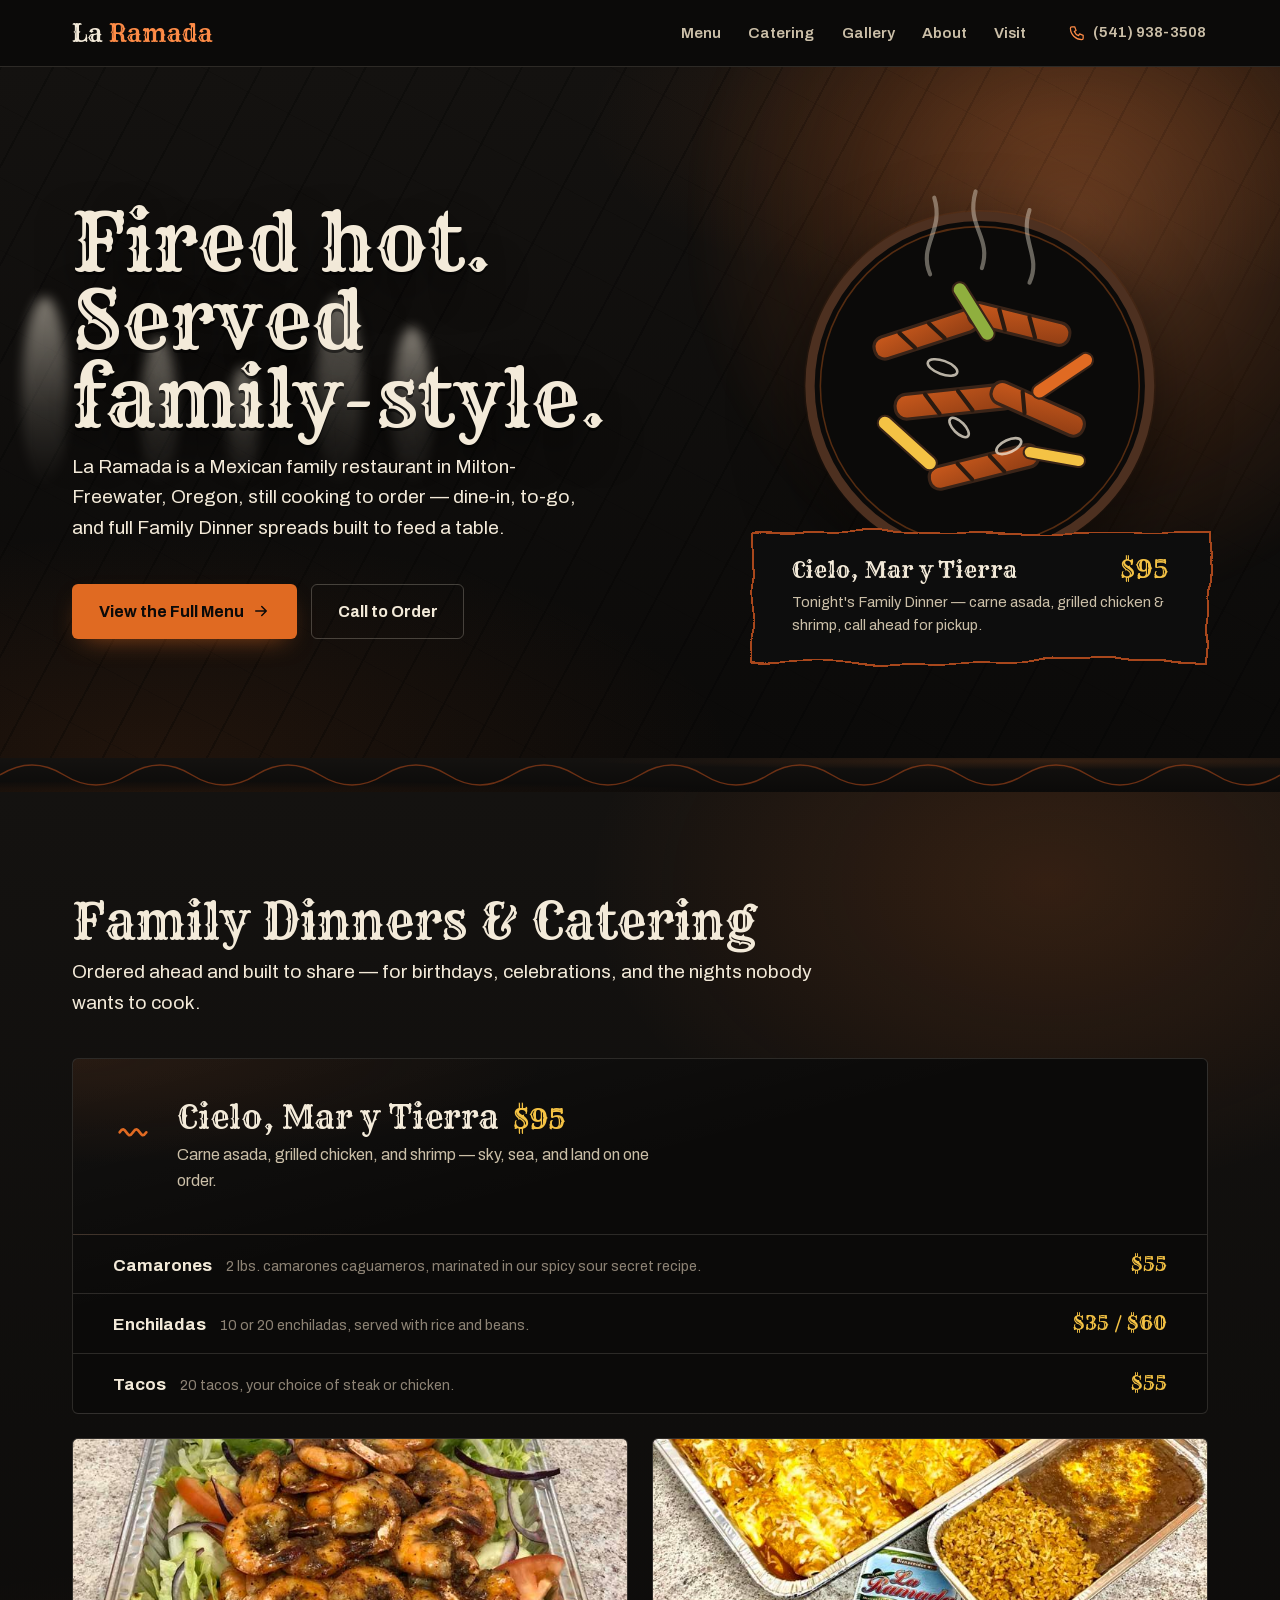
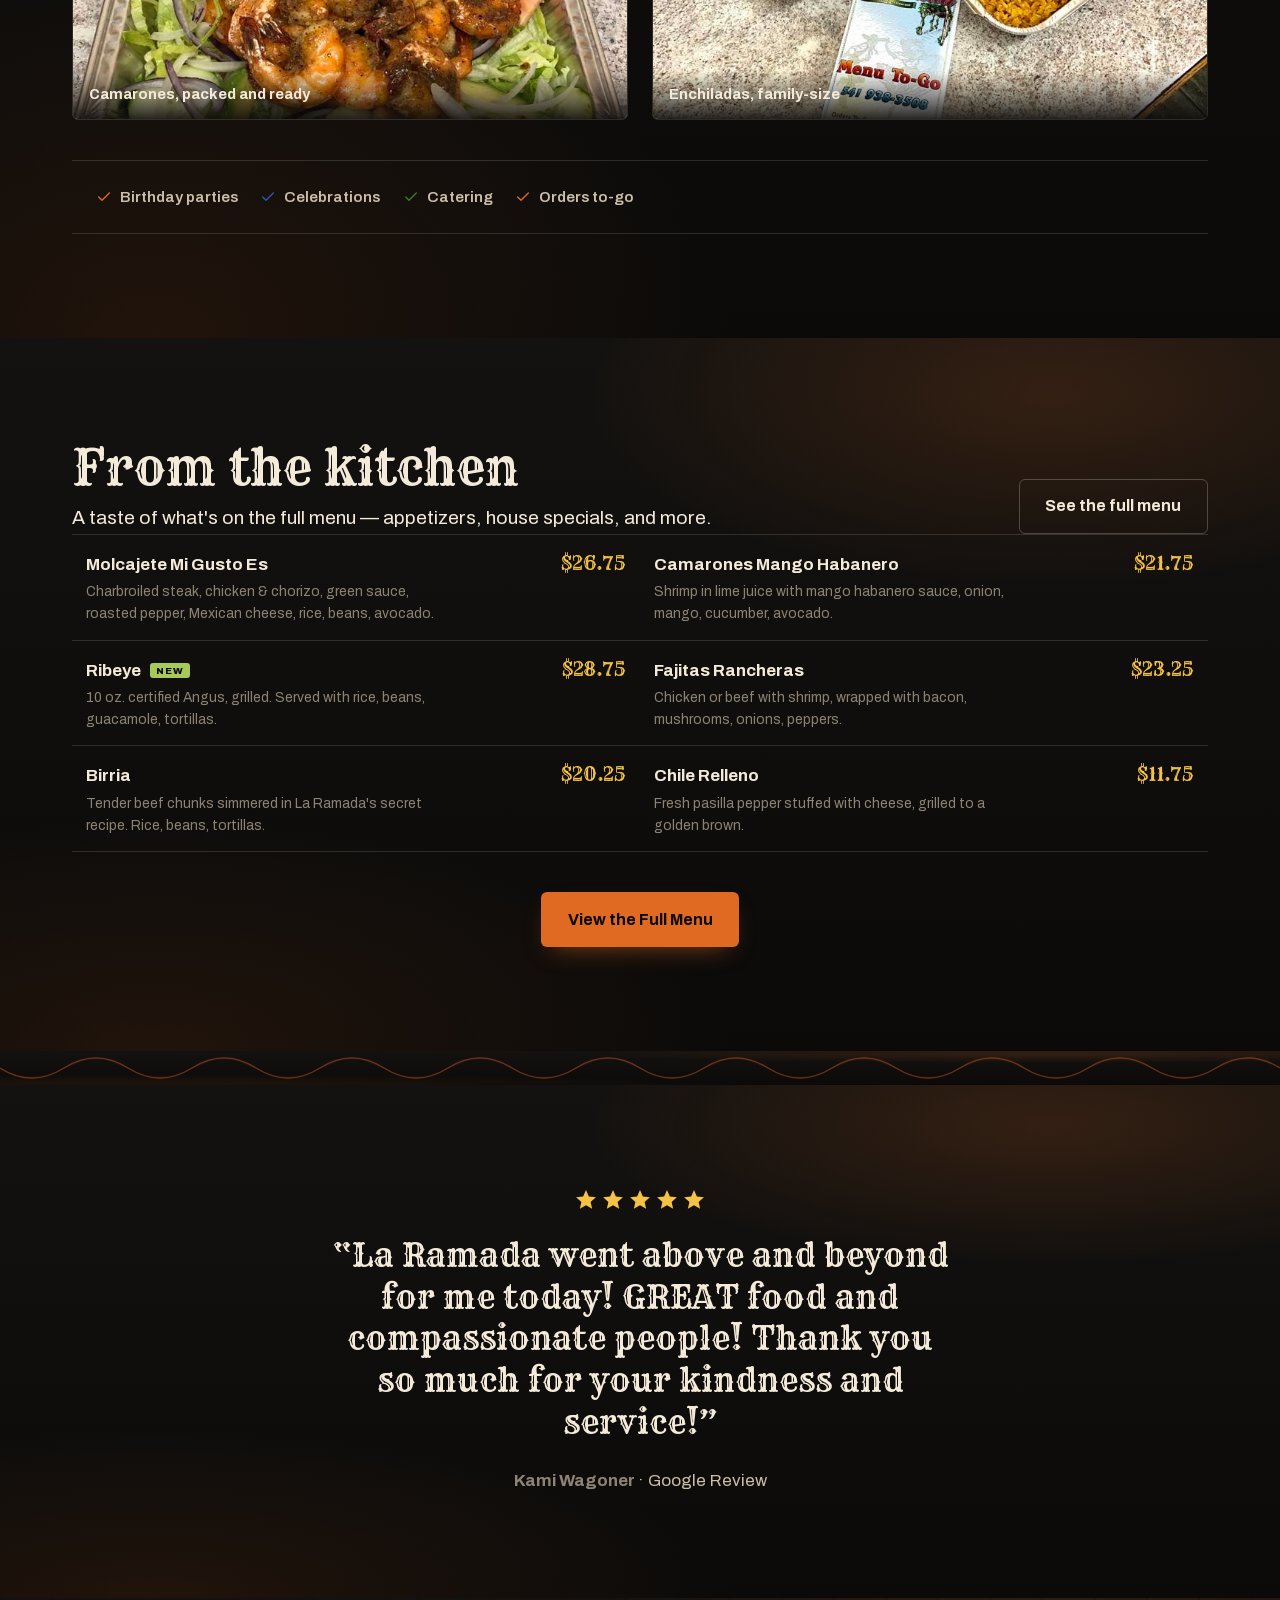
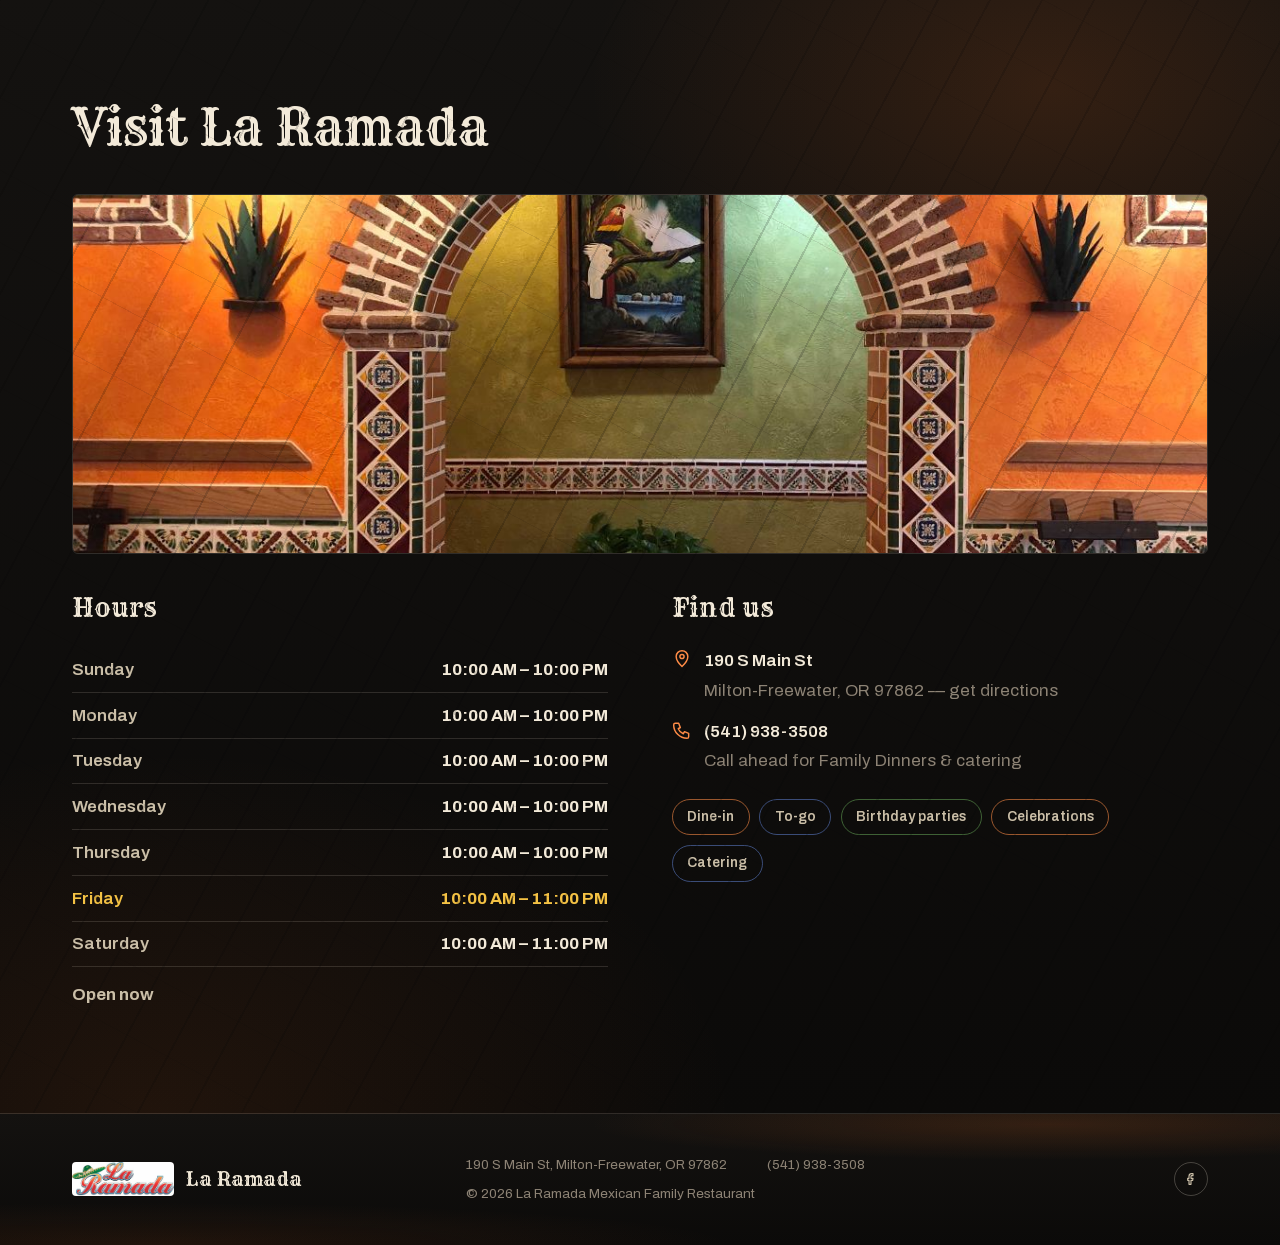
<file: index.html>
<!doctype html>
<html lang="en">
<head>
<meta charset="utf-8">
<meta name="viewport" content="width=device-width, initial-scale=1">
<title>La Ramada — Mexican Family Restaurant, Milton-Freewater OR</title>
<meta name="description" content="La Ramada Mexican Family Restaurant in Milton-Freewater, OR. Dine-in, to-go, catering, and Family Dinners for celebrations. Open daily.">
<link rel="icon" href="assets/icons/favicon.svg" type="image/svg+xml">
<link rel="preload" href="assets/fonts/rye-regular.woff2" as="font" type="font/woff2" crossorigin>
<link rel="preload" href="assets/fonts/archivo-variable.woff2" as="font" type="font/woff2" crossorigin>
<link rel="stylesheet" href="styles.css">
</head>
<body>
<!--
  THESIS: The whole site is the family's own comal — char, steam, and ember
  heat carry the page, because the food should look like it is still cooking.
  OWN-WORLD: cast-iron black ground (#141210), char umber, ember orange
  (#e06a22) and butter-yellow accents; seasoned-iron sheen, char striping,
  steam haze; Rye display over Archivo body; grill-mark seams between sections.
  STORY: a first-time visitor sees sizzling, abundant food immediately,
  believes La Ramada is a real family kitchen worth trusting, and reaches
  the menu and Family Dinners within seconds.
  FIRST VIEWPORT: full-bleed comal hero, steam rising through the headline,
  today's Family Dinner seared into a branding-iron badge with its price,
  primary CTA straight to the full menu.
  FORM: The Comal — IMPECCABLE'S PICK, direction round seed 84e62924 (reroll 1).
  FINISH: unreviewed and undocumented is unfinished; this build ends with the
  finish review, the verdict, and DESIGN.md
-->
<a class="skip-link" href="#main">Skip to content</a>

<svg width="0" height="0" style="position:absolute" aria-hidden="true">
  <defs>
    <filter id="char-edge" x="-20%" y="-20%" width="140%" height="140%">
      <feTurbulence type="fractalNoise" baseFrequency="0.012 0.02" numOctaves="2" seed="7" result="noise"/>
      <feDisplacementMap in="SourceGraphic" in2="noise" scale="18" xChannelSelector="R" yChannelSelector="G"/>
    </filter>
  </defs>
</svg>

<header class="site-header">
  <div class="wrap">
    <a class="logo" href="index.html">La <span>Ramada</span></a>
    <nav class="site-nav" aria-label="Primary">
      <ul>
        <li><a href="menu.html">Menu</a></li>
        <li><a href="catering.html">Catering</a></li>
        <li><a href="gallery.html">Gallery</a></li>
        <li><a href="about.html">About</a></li>
        <li><a href="#visit">Visit</a></li>
      </ul>
      <a class="header-phone" href="tel:+15419383508" aria-label="Call La Ramada at (541) 938-3508">
        <svg viewBox="0 0 24 24" fill="none" stroke="currentColor" stroke-width="1.75" stroke-linecap="round" stroke-linejoin="round"><path d="M4 4h4l2 5-2.5 1.5a11 11 0 0 0 6 6L15 14l5 2v4a2 2 0 0 1-2 2C9.4 22 2 14.6 2 6a2 2 0 0 1 2-2Z"/></svg>
        <span>(541) 938-3508</span>
      </a>
    </nav>
    <button class="nav-toggle" aria-expanded="false" aria-controls="mobile-panel" aria-label="Open menu">
      <svg viewBox="0 0 24 24" fill="none" stroke="currentColor" stroke-width="1.75" stroke-linecap="round"><path d="M3 6h18M3 12h18M3 18h18"/></svg>
    </button>
  </div>
  <div class="mobile-panel" id="mobile-panel">
    <ul>
      <li><a href="menu.html">Menu</a></li>
      <li><a href="catering.html">Catering</a></li>
      <li><a href="gallery.html">Gallery</a></li>
      <li><a href="about.html">About</a></li>
      <li><a href="#visit">Visit</a></li>
      <li><a href="#dinners">Family Dinners</a></li>
      <li><a href="tel:+15419383508">Call (541) 938-3508</a></li>
    </ul>
  </div>
</header>

<main id="main">

  <section class="hero iron-ground">
    <div class="char-stripes" aria-hidden="true"></div>
    <div class="hero-ember-glow" aria-hidden="true"></div>
    <div class="steam" aria-hidden="true"><span></span><span></span><span></span><span></span><span></span></div>
    <div class="wrap">
      <div class="hero-grid">
        <div>
          <h1>Fired hot.<br>Served family-style.</h1>
          <p class="lede">La Ramada is a Mexican family restaurant in Milton-Freewater, Oregon, still cooking to order — dine-in, to-go, and full Family Dinner spreads built to feed a table.</p>
          <div class="hero-ctas">
            <a class="btn btn-ember" href="menu.html">
              View the Full Menu
              <svg viewBox="0 0 24 24" fill="none" stroke="currentColor" stroke-width="2" stroke-linecap="round" stroke-linejoin="round"><path d="M5 12h14M13 6l6 6-6 6"/></svg>
            </a>
            <a class="btn btn-line" href="tel:+15419383508">Call to Order</a>
          </div>
        </div>
        <div class="hero-visual sear-in">
          <svg class="sizzle-plate" viewBox="0 0 440 380" role="img" aria-label="Illustration of a sizzling fajita platter — steak, peppers, and onions on the comal">
            <defs>
              <linearGradient id="steakGrad" x1="0" y1="0" x2="1" y2="1">
                <stop offset="0" stop-color="#c9591c"/>
                <stop offset="1" stop-color="#8f3d14"/>
              </linearGradient>
              <radialGradient id="panGlow" cx="50%" cy="42%" r="60%">
                <stop offset="0" stop-color="#e06a22" stop-opacity="0.28"/>
                <stop offset="1" stop-color="#e06a22" stop-opacity="0"/>
              </radialGradient>
            </defs>
            <circle cx="220" cy="200" r="170" fill="url(#panGlow)"/>
            <circle cx="220" cy="200" r="164" fill="#0b0a09" stroke="#4d3020" stroke-width="9"/>
            <circle cx="220" cy="200" r="154" fill="none" stroke="#e06a22" stroke-width="1.5" opacity="0.35"/>
            <g stroke-linecap="round">
              <g transform="translate(168,150) rotate(-18)">
                <rect x="-52" y="-11" width="104" height="22" rx="10" fill="url(#steakGrad)" stroke="#3a2418" stroke-width="3"/>
                <line x1="-24" y1="-9" x2="-14" y2="9" stroke="#2a1a10" stroke-width="4"/>
                <line x1="6" y1="-9" x2="16" y2="9" stroke="#2a1a10" stroke-width="4"/>
              </g>
              <g transform="translate(258,140) rotate(14)">
                <rect x="-50" y="-11" width="100" height="22" rx="10" fill="url(#steakGrad)" stroke="#3a2418" stroke-width="3"/>
                <line x1="-22" y1="-9" x2="-12" y2="9" stroke="#2a1a10" stroke-width="4"/>
                <line x1="8" y1="-9" x2="18" y2="9" stroke="#2a1a10" stroke-width="4"/>
              </g>
              <g transform="translate(196,215) rotate(-6)">
                <rect x="-58" y="-12" width="116" height="24" rx="11" fill="url(#steakGrad)" stroke="#3a2418" stroke-width="3"/>
                <line x1="-28" y1="-10" x2="-16" y2="10" stroke="#2a1a10" stroke-width="4"/>
                <line x1="4" y1="-10" x2="16" y2="10" stroke="#2a1a10" stroke-width="4"/>
              </g>
              <g transform="translate(276,222) rotate(24)">
                <rect x="-48" y="-11" width="96" height="22" rx="10" fill="url(#steakGrad)" stroke="#3a2418" stroke-width="3"/>
                <line x1="-20" y1="-9" x2="-10" y2="9" stroke="#2a1a10" stroke-width="4"/>
              </g>
              <g transform="translate(224,278) rotate(-14)">
                <rect x="-54" y="-11" width="108" height="22" rx="10" fill="url(#steakGrad)" stroke="#3a2418" stroke-width="3"/>
                <line x1="-24" y1="-9" x2="-14" y2="9" stroke="#2a1a10" stroke-width="4"/>
                <line x1="8" y1="-9" x2="18" y2="9" stroke="#2a1a10" stroke-width="4"/>
              </g>
            </g>
            <g stroke-linecap="round">
              <g transform="translate(150,255) rotate(42)"><rect x="-36" y="-7" width="72" height="14" rx="7" fill="#f4c244" stroke="#3a2418" stroke-width="2"/></g>
              <g transform="translate(300,190) rotate(-34)"><rect x="-34" y="-7" width="68" height="14" rx="7" fill="#e06a22" stroke="#3a2418" stroke-width="2"/></g>
              <g transform="translate(214,128) rotate(58)"><rect x="-32" y="-7" width="64" height="14" rx="7" fill="#8faf3e" stroke="#3a2418" stroke-width="2"/></g>
              <g transform="translate(292,268) rotate(10)"><rect x="-30" y="-6" width="60" height="12" rx="6" fill="#f4c244" stroke="#3a2418" stroke-width="2"/></g>
            </g>
            <g fill="none" stroke="#f3ead9" stroke-width="2.5" opacity="0.75">
              <ellipse cx="184" cy="182" rx="15" ry="6.5" transform="rotate(20 184 182)"/>
              <ellipse cx="248" cy="258" rx="13" ry="6" transform="rotate(-25 248 258)"/>
              <ellipse cx="200" cy="240" rx="12" ry="5.5" transform="rotate(45 200 240)"/>
            </g>
            <g fill="none" stroke="#f3ead9" stroke-linecap="round" opacity="0.4">
              <path d="M172,92 C160,64 186,50 176,18" stroke-width="4"/>
              <path d="M222,86 C232,56 206,46 216,12" stroke-width="4"/>
              <path d="M268,100 C280,74 258,60 268,30" stroke-width="4"/>
            </g>
          </svg>
          <div class="hero-visual-caption">
            <div class="hero-visual-caption-shape" aria-hidden="true"></div>
            <div class="hero-visual-caption-inner">
              <h3>Cielo, Mar y Tierra <span class="price">$95</span></h3>
              <p class="note">Tonight's Family Dinner — carne asada, grilled chicken &amp; shrimp, call ahead for pickup.</p>
            </div>
          </div>
        </div>
      </div>
    </div>
  </section>

  <div class="grill-seam iron-ground" aria-hidden="true">
    <svg viewBox="0 0 1200 60" preserveAspectRatio="none"><path d="M0 30 Q 30 10 60 30 T 120 30 T 180 30 T 240 30 T 300 30 T 360 30 T 420 30 T 480 30 T 540 30 T 600 30 T 660 30 T 720 30 T 780 30 T 840 30 T 900 30 T 960 30 T 1020 30 T 1080 30 T 1140 30 T 1200 30" fill="none" stroke="var(--ember-dim)" stroke-width="1.5" opacity="0.6"/></svg>
  </div>

  <section id="dinners" class="iron-ground">
    <div class="wrap">
      <div class="section-head">
        <h2>Family Dinners &amp; Catering</h2>
        <p class="lede">Ordered ahead and built to share — for birthdays, celebrations, and the nights nobody wants to cook.</p>
      </div>

      <div class="grill-rack">
        <div class="grill-rack-featured">
          <svg class="sear-mark" viewBox="0 0 24 24" fill="none" stroke-width="1.6" stroke-linecap="round" stroke-linejoin="round"><path d="M4 17c4-6 4 6 8 0s4 6 8 0"/></svg>
          <div>
            <h3>Cielo, Mar y Tierra <span class="price-line">$95</span></h3>
            <p>Carne asada, grilled chicken, and shrimp — sky, sea, and land on one order.</p>
          </div>
        </div>
        <div class="grill-rack-list">
          <div class="grill-rack-row">
            <span class="name">Camarones</span>
            <span class="desc">2 lbs. camarones caguameros, marinated in our spicy sour secret recipe.</span>
            <span class="price tabular">$55</span>
          </div>
          <div class="grill-rack-row">
            <span class="name">Enchiladas</span>
            <span class="desc">10 or 20 enchiladas, served with rice and beans.</span>
            <span class="price tabular">$35 / $60</span>
          </div>
          <div class="grill-rack-row">
            <span class="name">Tacos</span>
            <span class="desc">20 tacos, your choice of steak or chicken.</span>
            <span class="price tabular">$55</span>
          </div>
        </div>
      </div>

      <div class="dinners-photos">
        <figure>
          <img src="assets/photos/family-dinners-camarones.jpg" alt="A tray of camarones caguameros — grilled shrimp over lettuce, tomato, cucumber, red onion, and avocado, ready for pickup." loading="lazy" width="750" height="1000">
          <figcaption>Camarones, packed and ready</figcaption>
        </figure>
        <figure>
          <img src="assets/photos/family-dinners-enchiladas.jpg" alt="A full tray of enchiladas with rice and beans on the side, the actual La Ramada to-go menu card resting beside it." loading="lazy" width="750" height="1000">
          <figcaption>Enchiladas, family-size</figcaption>
        </figure>
      </div>

      <div class="dinners-note">
        <ul>
          <li><svg viewBox="0 0 24 24" fill="none" stroke="currentColor" stroke-width="2" stroke-linecap="round" stroke-linejoin="round"><path d="M20 6 9 17l-5-5"/></svg> Birthday parties</li>
          <li><svg viewBox="0 0 24 24" fill="none" stroke="currentColor" stroke-width="2" stroke-linecap="round" stroke-linejoin="round"><path d="M20 6 9 17l-5-5"/></svg> Celebrations</li>
          <li><svg viewBox="0 0 24 24" fill="none" stroke="currentColor" stroke-width="2" stroke-linecap="round" stroke-linejoin="round"><path d="M20 6 9 17l-5-5"/></svg> Catering</li>
          <li><svg viewBox="0 0 24 24" fill="none" stroke="currentColor" stroke-width="2" stroke-linecap="round" stroke-linejoin="round"><path d="M20 6 9 17l-5-5"/></svg> Orders to-go</li>
        </ul>
      </div>
    </div>
  </section>

  <section class="iron-ground">
    <div class="wrap">
      <div class="section-head-row">
        <div class="section-head" style="margin-bottom:0;">
          <h2>From the kitchen</h2>
          <p class="lede">A taste of what's on the full menu — appetizers, house specials, and more.</p>
        </div>
        <a class="btn btn-line" href="menu.html">See the full menu</a>
      </div>

      <div class="menu-teaser-grid">
        <div class="menu-row">
          <span><span class="name">Molcajete Mi Gusto Es</span><span class="desc">Charbroiled steak, chicken &amp; chorizo, green sauce, roasted pepper, Mexican cheese, rice, beans, avocado.</span></span>
          <span class="price tabular">$26.75</span>
        </div>
        <div class="menu-row">
          <span><span class="name">Camarones Mango Habanero</span><span class="desc">Shrimp in lime juice with mango habanero sauce, onion, mango, cucumber, avocado.</span></span>
          <span class="price tabular">$21.75</span>
        </div>
        <div class="menu-row is-new">
          <span><span class="name">Ribeye</span><span class="desc">10 oz. certified Angus, grilled. Served with rice, beans, guacamole, tortillas.</span></span>
          <span class="price tabular">$28.75</span>
        </div>
        <div class="menu-row">
          <span><span class="name">Fajitas Rancheras</span><span class="desc">Chicken or beef with shrimp, wrapped with bacon, mushrooms, onions, peppers.</span></span>
          <span class="price tabular">$23.25</span>
        </div>
        <div class="menu-row">
          <span><span class="name">Birria</span><span class="desc">Tender beef chunks simmered in La Ramada's secret recipe. Rice, beans, tortillas.</span></span>
          <span class="price tabular">$20.25</span>
        </div>
        <div class="menu-row">
          <span><span class="name">Chile Relleno</span><span class="desc">Fresh pasilla pepper stuffed with cheese, grilled to a golden brown.</span></span>
          <span class="price tabular">$11.75</span>
        </div>
      </div>

      <div class="menu-cta">
        <a class="btn btn-ember" href="menu.html">View the Full Menu</a>
      </div>
    </div>
  </section>

  <div class="grill-seam iron-ground" aria-hidden="true">
    <svg viewBox="0 0 1200 60" preserveAspectRatio="none"><path d="M0 30 Q 30 50 60 30 T 120 30 T 180 30 T 240 30 T 300 30 T 360 30 T 420 30 T 480 30 T 540 30 T 600 30 T 660 30 T 720 30 T 780 30 T 840 30 T 900 30 T 960 30 T 1020 30 T 1080 30 T 1140 30 T 1200 30" fill="none" stroke="var(--ember-dim)" stroke-width="1.5" opacity="0.6"/></svg>
  </div>

  <section class="iron-ground">
    <div class="wrap review-block">
      <div class="stars" aria-hidden="true">
        <svg viewBox="0 0 20 20"><path d="M10 1l2.6 5.9 6.4.6-4.8 4.3 1.4 6.2L10 14.8 4.4 18l1.4-6.2L1 7.5l6.4-.6z"/></svg>
        <svg viewBox="0 0 20 20"><path d="M10 1l2.6 5.9 6.4.6-4.8 4.3 1.4 6.2L10 14.8 4.4 18l1.4-6.2L1 7.5l6.4-.6z"/></svg>
        <svg viewBox="0 0 20 20"><path d="M10 1l2.6 5.9 6.4.6-4.8 4.3 1.4 6.2L10 14.8 4.4 18l1.4-6.2L1 7.5l6.4-.6z"/></svg>
        <svg viewBox="0 0 20 20"><path d="M10 1l2.6 5.9 6.4.6-4.8 4.3 1.4 6.2L10 14.8 4.4 18l1.4-6.2L1 7.5l6.4-.6z"/></svg>
        <svg viewBox="0 0 20 20"><path d="M10 1l2.6 5.9 6.4.6-4.8 4.3 1.4 6.2L10 14.8 4.4 18l1.4-6.2L1 7.5l6.4-.6z"/></svg>
      </div>
      <p class="review-quote">La Ramada went above and beyond for me today! GREAT food and compassionate people! Thank you so much for your kindness and service!</p>
      <p class="review-attrib">Kami Wagoner <span>· Google Review</span></p>
    </div>
  </section>

  <section id="visit" class="iron-ground">
    <div class="char-stripes" aria-hidden="true" style="opacity:0.28;"></div>
    <div class="wrap">
      <div class="section-head">
        <h2>Visit La Ramada</h2>
      </div>
      <figure class="visit-photo">
        <img src="assets/photos/la-ramada-entrance-1.jpg" alt="The brick archway inside La Ramada, hand-tiled in Talavera pattern, leading past a framed painting into the dining room." loading="lazy" width="1200" height="900">
      </figure>
      <div class="visit-grid">
        <div >
          <h3>Hours</h3>
          <table class="hours-table">
            <tbody>
              <tr data-hours-day="0"><td>Sunday</td><td class="tabular">10:00 AM – 10:00 PM</td></tr>
              <tr data-hours-day="1"><td>Monday</td><td class="tabular">10:00 AM – 10:00 PM</td></tr>
              <tr data-hours-day="2"><td>Tuesday</td><td class="tabular">10:00 AM – 10:00 PM</td></tr>
              <tr data-hours-day="3"><td>Wednesday</td><td class="tabular">10:00 AM – 10:00 PM</td></tr>
              <tr data-hours-day="4"><td>Thursday</td><td class="tabular">10:00 AM – 10:00 PM</td></tr>
              <tr data-hours-day="5"><td>Friday</td><td class="tabular">10:00 AM – 11:00 PM</td></tr>
              <tr data-hours-day="6"><td>Saturday</td><td class="tabular">10:00 AM – 11:00 PM</td></tr>
            </tbody>
          </table>
          <p class="hours-status" data-hours-status><span class="dot" aria-hidden="true"></span> Checking hours…</p>
        </div>
        <div >
          <h3>Find us</h3>
          <div class="contact-list">
            <a href="https://www.google.com/maps/search/?api=1&query=190+S+Main+St%2C+Milton-Freewater%2C+OR+97862" target="_blank" rel="noopener">
              <svg viewBox="0 0 24 24" fill="none" stroke="currentColor" stroke-width="1.75" stroke-linecap="round" stroke-linejoin="round"><path d="M12 21s7-6.5 7-12a7 7 0 1 0-14 0c0 5.5 7 12 7 12Z"/><circle cx="12" cy="9" r="2.5"/></svg>
              <span>190 S Main St<span class="sub">Milton-Freewater, OR 97862 — get directions</span></span>
            </a>
            <a href="tel:+15419383508">
              <svg viewBox="0 0 24 24" fill="none" stroke="currentColor" stroke-width="1.75" stroke-linecap="round" stroke-linejoin="round"><path d="M4 4h4l2 5-2.5 1.5a11 11 0 0 0 6 6L15 14l5 2v4a2 2 0 0 1-2 2C9.4 22 2 14.6 2 6a2 2 0 0 1 2-2Z"/></svg>
              <span>(541) 938-3508<span class="sub">Call ahead for Family Dinners &amp; catering</span></span>
            </a>
          </div>
          <ul class="services-tags">
            <li>Dine-in</li>
            <li>To-go</li>
            <li>Birthday parties</li>
            <li>Celebrations</li>
            <li>Catering</li>
          </ul>
        </div>
      </div>
    </div>
  </section>

</main>

<footer class="site-footer iron-ground">
  <div class="wrap">
    <a class="footer-brand" href="index.html">
      <img src="assets/photos/logo.png" alt="La Ramada Mexican Family Restaurant logo" width="500" height="167">
      <span class="logo">La Ramada</span>
    </a>
    <p class="footer-meta">
      <span>190 S Main St, Milton-Freewater, OR 97862</span>
      <a href="tel:+15419383508">(541) 938-3508</a>
      <span>&copy; <span id="year"></span> La Ramada Mexican Family Restaurant</span>
    </p>
    <div class="footer-social">
      <a href="https://www.facebook.com/LaRamadaMF" target="_blank" rel="noopener" aria-label="La Ramada on Facebook">
        <svg viewBox="0 0 24 24" fill="none" stroke="currentColor" stroke-width="1.75" stroke-linecap="round" stroke-linejoin="round"><path d="M15 4h-2a4 4 0 0 0-4 4v3H7v3h2v6h3v-6h2.5l.5-3H12V8a1 1 0 0 1 1-1h2Z"/></svg>
      </a>
    </div>
  </div>
</footer>

<script>document.getElementById('year').textContent = new Date().getFullYear();</script>
<script src="script.js"></script>
</body>
</html>
</file>
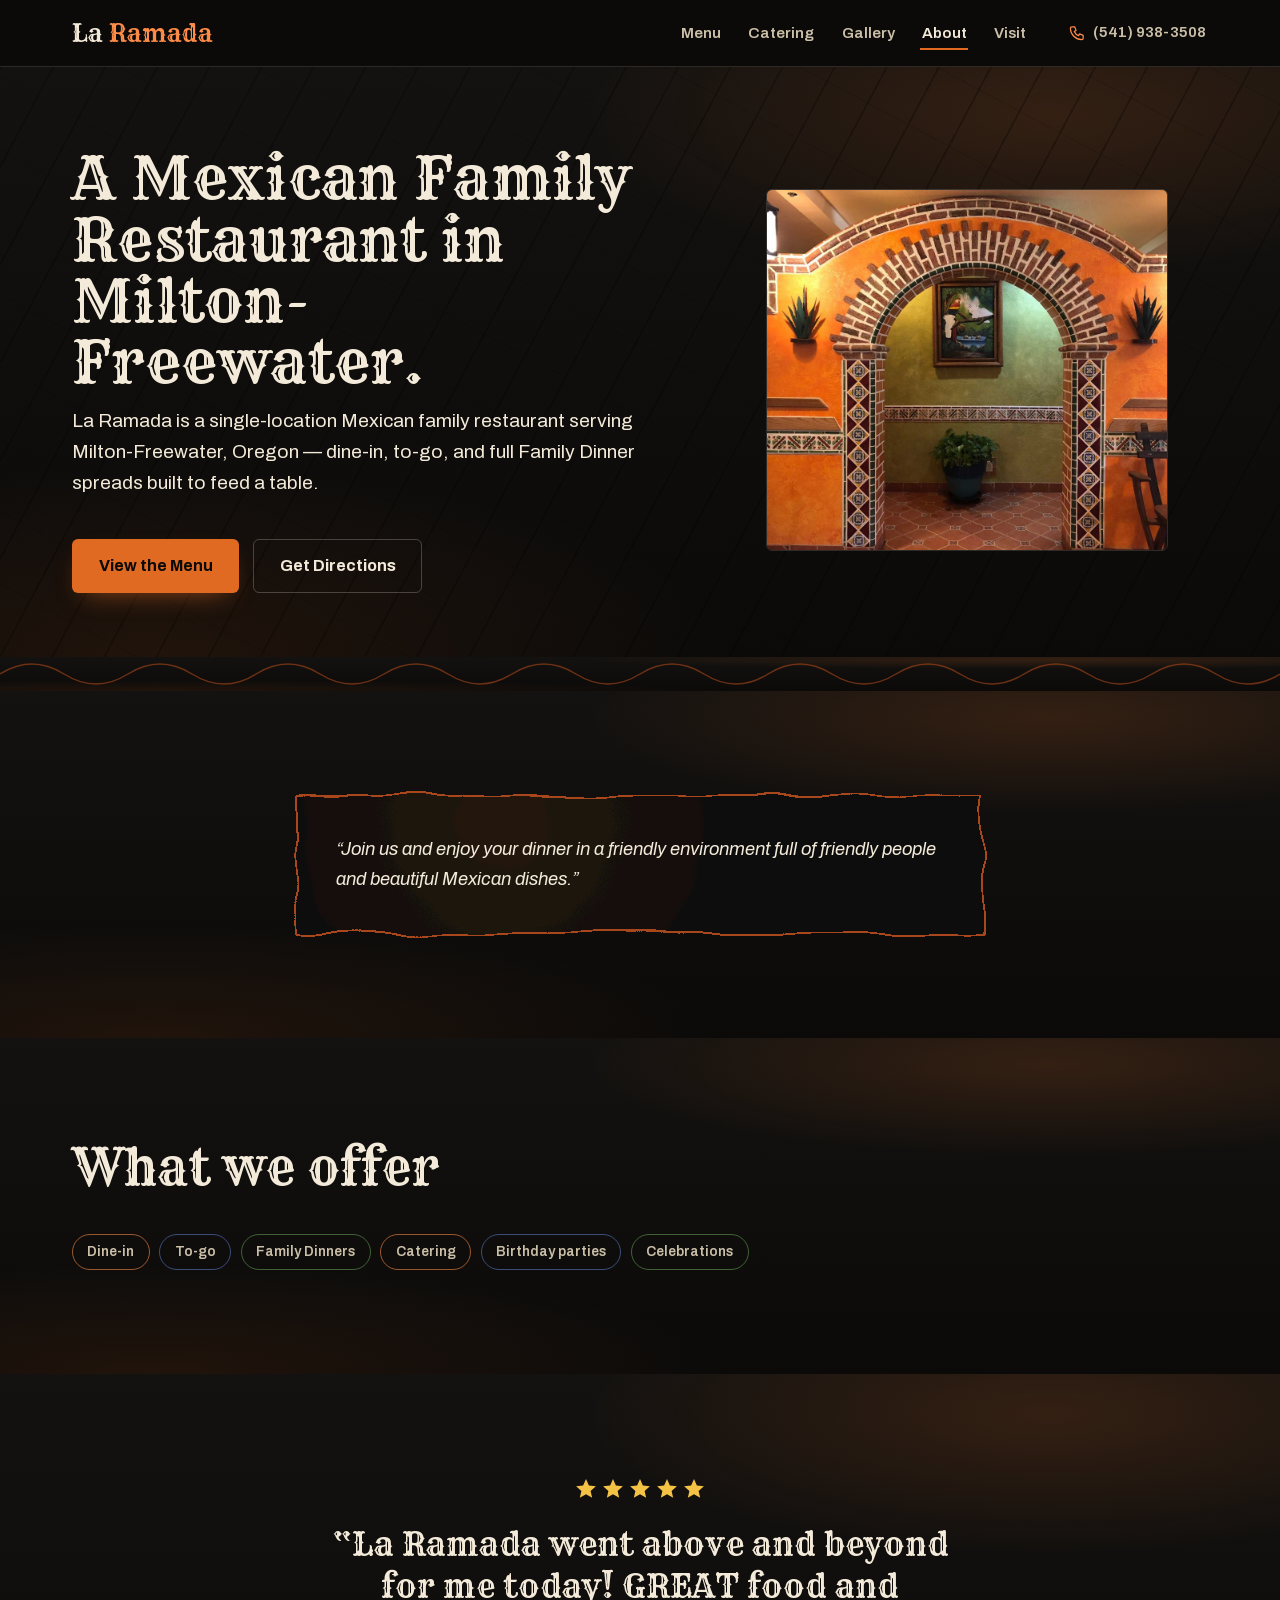
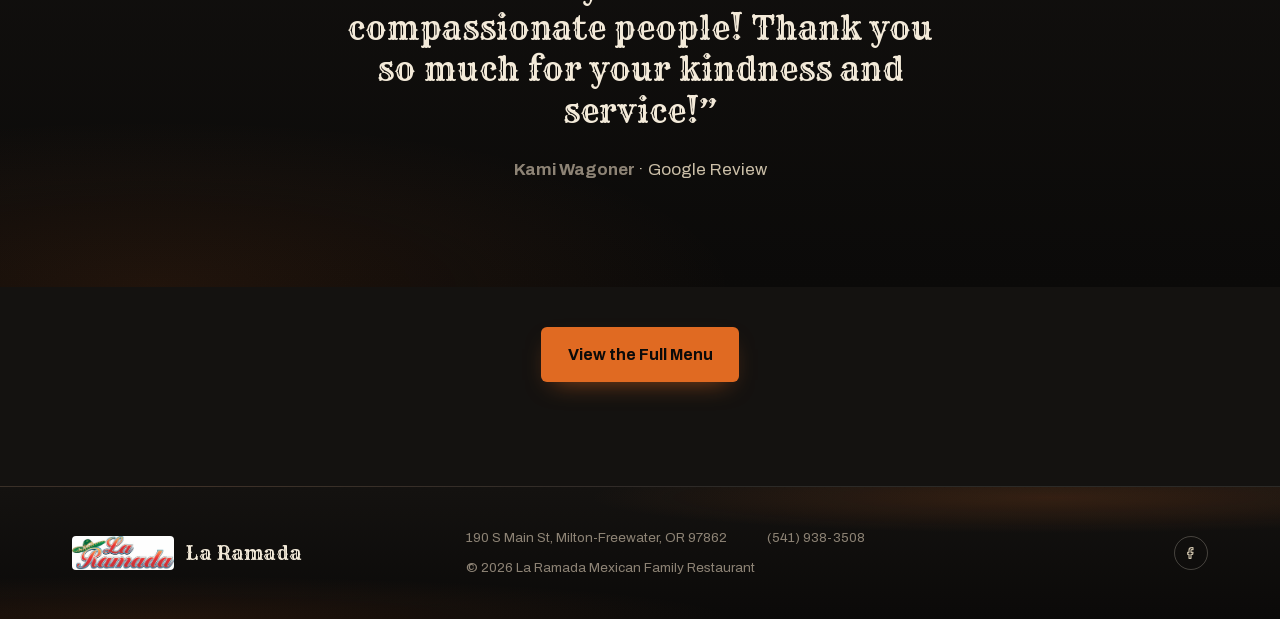
<file: about.html>
<!doctype html>
<html lang="en">
<head>
<meta charset="utf-8">
<meta name="viewport" content="width=device-width, initial-scale=1">
<title>About — La Ramada Mexican Family Restaurant</title>
<meta name="description" content="La Ramada is a Mexican family restaurant in Milton-Freewater, OR — dine-in, to-go, and Family Dinners built to feed a table.">
<link rel="icon" href="assets/icons/favicon.svg" type="image/svg+xml">
<link rel="preload" href="assets/fonts/rye-regular.woff2" as="font" type="font/woff2" crossorigin>
<link rel="preload" href="assets/fonts/archivo-variable.woff2" as="font" type="font/woff2" crossorigin>
<link rel="stylesheet" href="styles.css">
</head>
<body>
<!--
  THESIS: Say only what's true, briefly — trust comes from restraint, not
  a manufactured founding story.
  OWN-WORLD: inherits The Comal (cast-iron black, ember orange, char
  striping, Rye display) — no new visual world, this page extends it.
  STORY: a visitor gets confirmed facts (family-run, Milton-Freewater,
  services, a real review) and nothing invented, then moves to the menu
  or directions.
  FIRST VIEWPORT: a quiet page-hero pairing a short factual statement
  with the real entrance photo.
  FORM: extension of The Comal (shaped via /impeccable shape, confirmed
  as-is) — no direction roll needed for an established-world extension.
  FINISH: unreviewed and undocumented is unfinished; this build ends with
  the finish review, the verdict, and DESIGN.md staying accurate.
-->
<a class="skip-link" href="#main">Skip to content</a>

<svg width="0" height="0" style="position:absolute" aria-hidden="true">
  <defs>
    <filter id="char-edge" x="-20%" y="-20%" width="140%" height="140%">
      <feTurbulence type="fractalNoise" baseFrequency="0.012 0.02" numOctaves="2" seed="7" result="noise"/>
      <feDisplacementMap in="SourceGraphic" in2="noise" scale="18" xChannelSelector="R" yChannelSelector="G"/>
    </filter>
  </defs>
</svg>

<header class="site-header">
  <div class="wrap">
    <a class="logo" href="index.html">La <span>Ramada</span></a>
    <nav class="site-nav" aria-label="Primary">
      <ul>
        <li><a href="menu.html">Menu</a></li>
        <li><a href="catering.html">Catering</a></li>
        <li><a href="gallery.html">Gallery</a></li>
        <li><a href="about.html" class="is-active">About</a></li>
        <li><a href="index.html#visit">Visit</a></li>
      </ul>
      <a class="header-phone" href="tel:+15419383508" aria-label="Call La Ramada at (541) 938-3508">
        <svg viewBox="0 0 24 24" fill="none" stroke="currentColor" stroke-width="1.75" stroke-linecap="round" stroke-linejoin="round"><path d="M4 4h4l2 5-2.5 1.5a11 11 0 0 0 6 6L15 14l5 2v4a2 2 0 0 1-2 2C9.4 22 2 14.6 2 6a2 2 0 0 1 2-2Z"/></svg>
        <span>(541) 938-3508</span>
      </a>
    </nav>
    <button class="nav-toggle" aria-expanded="false" aria-controls="mobile-panel" aria-label="Open menu">
      <svg viewBox="0 0 24 24" fill="none" stroke="currentColor" stroke-width="1.75" stroke-linecap="round"><path d="M3 6h18M3 12h18M3 18h18"/></svg>
    </button>
  </div>
  <div class="mobile-panel" id="mobile-panel">
    <ul>
      <li><a href="menu.html">Menu</a></li>
      <li><a href="catering.html">Catering</a></li>
      <li><a href="gallery.html">Gallery</a></li>
      <li><a href="about.html">About</a></li>
      <li><a href="index.html#visit">Visit</a></li>
      <li><a href="index.html#dinners">Family Dinners</a></li>
      <li><a href="tel:+15419383508">Call (541) 938-3508</a></li>
    </ul>
  </div>
</header>

<main id="main">

  <section class="page-hero iron-ground">
    <div class="char-stripes" aria-hidden="true"></div>
    <div class="wrap">
      <div class="page-hero-grid">
        <div>
          <h1>A Mexican Family Restaurant in Milton-Freewater.</h1>
          <p class="lede">La Ramada is a single-location Mexican family restaurant serving Milton-Freewater, Oregon — dine-in, to-go, and full Family Dinner spreads built to feed a table.</p>
          <div class="page-hero-ctas">
            <a class="btn btn-ember" href="menu.html">View the Menu</a>
            <a class="btn btn-line" href="index.html#visit">Get Directions</a>
          </div>
        </div>
        <figure class="page-hero-photo">
          <img src="assets/photos/la-ramada-entrance-1.jpg" alt="The brick archway inside La Ramada, hand-tiled in Talavera pattern, leading into the dining room." width="1200" height="900" loading="lazy">
        </figure>
      </div>
    </div>
  </section>

  <div class="grill-seam iron-ground" aria-hidden="true">
    <svg viewBox="0 0 1200 60" preserveAspectRatio="none"><path d="M0 30 Q 30 10 60 30 T 120 30 T 180 30 T 240 30 T 300 30 T 360 30 T 420 30 T 480 30 T 540 30 T 600 30 T 660 30 T 720 30 T 780 30 T 840 30 T 900 30 T 960 30 T 1020 30 T 1080 30 T 1140 30 T 1200 30" fill="none" stroke="var(--ember-dim)" stroke-width="1.5" opacity="0.6"/></svg>
  </div>

  <section class="iron-ground">
    <div class="wrap" style="max-width: 46rem;">
      <div class="charred-quote">
        <div class="charred-quote-shape" aria-hidden="true"></div>
        <div class="charred-quote-inner">
          <p>&ldquo;Join us and enjoy your dinner in a friendly environment full of friendly people and beautiful Mexican dishes.&rdquo;</p>
        </div>
      </div>
    </div>
  </section>

  <section class="iron-ground">
    <div class="wrap">
      <div class="section-head">
        <h2>What we offer</h2>
      </div>
      <ul class="services-tags" style="margin-top:0;">
        <li>Dine-in</li>
        <li>To-go</li>
        <li>Family Dinners</li>
        <li>Catering</li>
        <li>Birthday parties</li>
        <li>Celebrations</li>
      </ul>
    </div>
  </section>

  <section class="iron-ground">
    <div class="wrap review-block">
      <div class="stars" aria-hidden="true">
        <svg viewBox="0 0 20 20"><path d="M10 1l2.6 5.9 6.4.6-4.8 4.3 1.4 6.2L10 14.8 4.4 18l1.4-6.2L1 7.5l6.4-.6z"/></svg>
        <svg viewBox="0 0 20 20"><path d="M10 1l2.6 5.9 6.4.6-4.8 4.3 1.4 6.2L10 14.8 4.4 18l1.4-6.2L1 7.5l6.4-.6z"/></svg>
        <svg viewBox="0 0 20 20"><path d="M10 1l2.6 5.9 6.4.6-4.8 4.3 1.4 6.2L10 14.8 4.4 18l1.4-6.2L1 7.5l6.4-.6z"/></svg>
        <svg viewBox="0 0 20 20"><path d="M10 1l2.6 5.9 6.4.6-4.8 4.3 1.4 6.2L10 14.8 4.4 18l1.4-6.2L1 7.5l6.4-.6z"/></svg>
        <svg viewBox="0 0 20 20"><path d="M10 1l2.6 5.9 6.4.6-4.8 4.3 1.4 6.2L10 14.8 4.4 18l1.4-6.2L1 7.5l6.4-.6z"/></svg>
      </div>
      <p class="review-quote">La Ramada went above and beyond for me today! GREAT food and compassionate people! Thank you so much for your kindness and service!</p>
      <p class="review-attrib">Kami Wagoner <span>· Google Review</span></p>
    </div>
  </section>

  <div class="menu-cta page-end">
    <a class="btn btn-ember" href="menu.html">View the Full Menu</a>
  </div>

</main>

<footer class="site-footer iron-ground">
  <div class="wrap">
    <a class="footer-brand" href="index.html">
      <img src="assets/photos/logo.png" alt="La Ramada Mexican Family Restaurant logo" width="500" height="167">
      <span class="logo">La Ramada</span>
    </a>
    <p class="footer-meta">
      <span>190 S Main St, Milton-Freewater, OR 97862</span>
      <a href="tel:+15419383508">(541) 938-3508</a>
      <span>&copy; <span id="year"></span> La Ramada Mexican Family Restaurant</span>
    </p>
    <div class="footer-social">
      <a href="https://www.facebook.com/LaRamadaMF" target="_blank" rel="noopener" aria-label="La Ramada on Facebook">
        <svg viewBox="0 0 24 24" fill="none" stroke="currentColor" stroke-width="1.75" stroke-linecap="round" stroke-linejoin="round"><path d="M15 4h-2a4 4 0 0 0-4 4v3H7v3h2v6h3v-6h2.5l.5-3H12V8a1 1 0 0 1 1-1h2Z"/></svg>
      </a>
    </div>
  </div>
</footer>

<script>document.getElementById('year').textContent = new Date().getFullYear();</script>
<script src="script.js"></script>
</body>
</html>
</file>
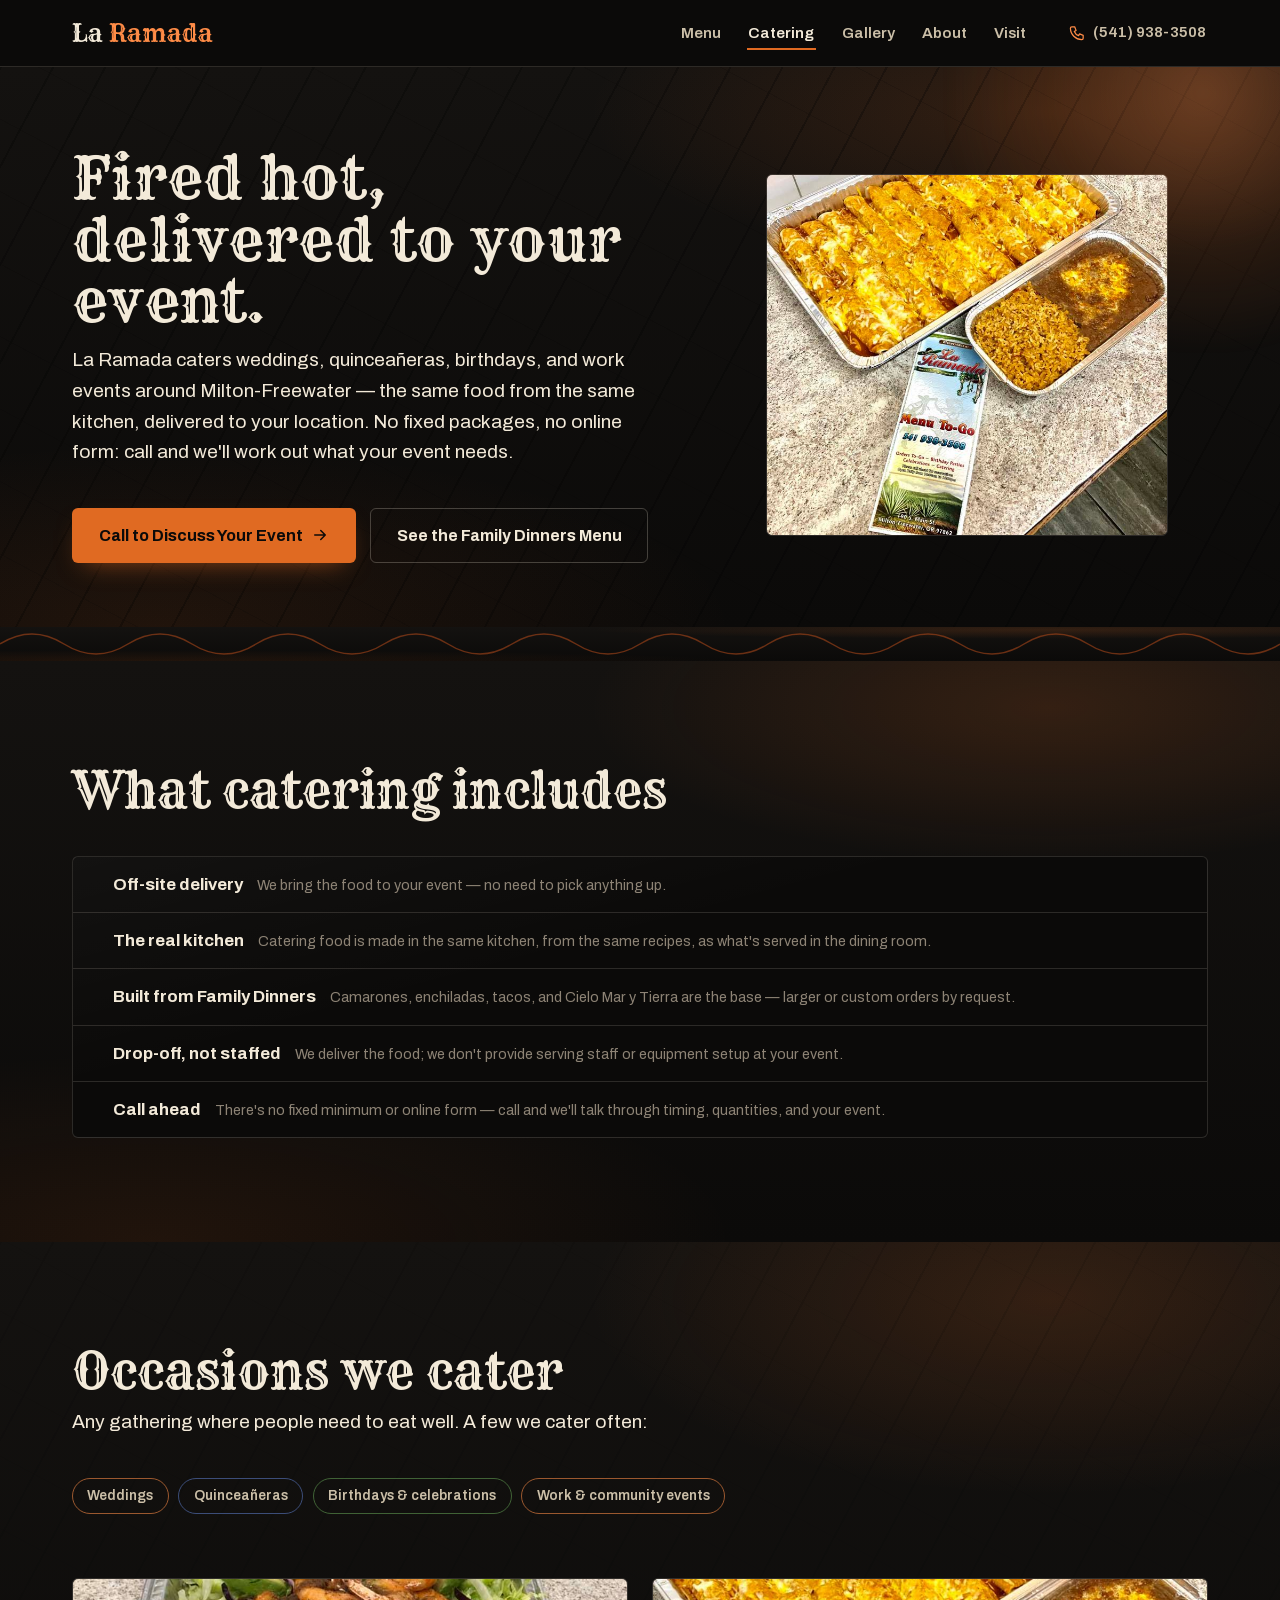
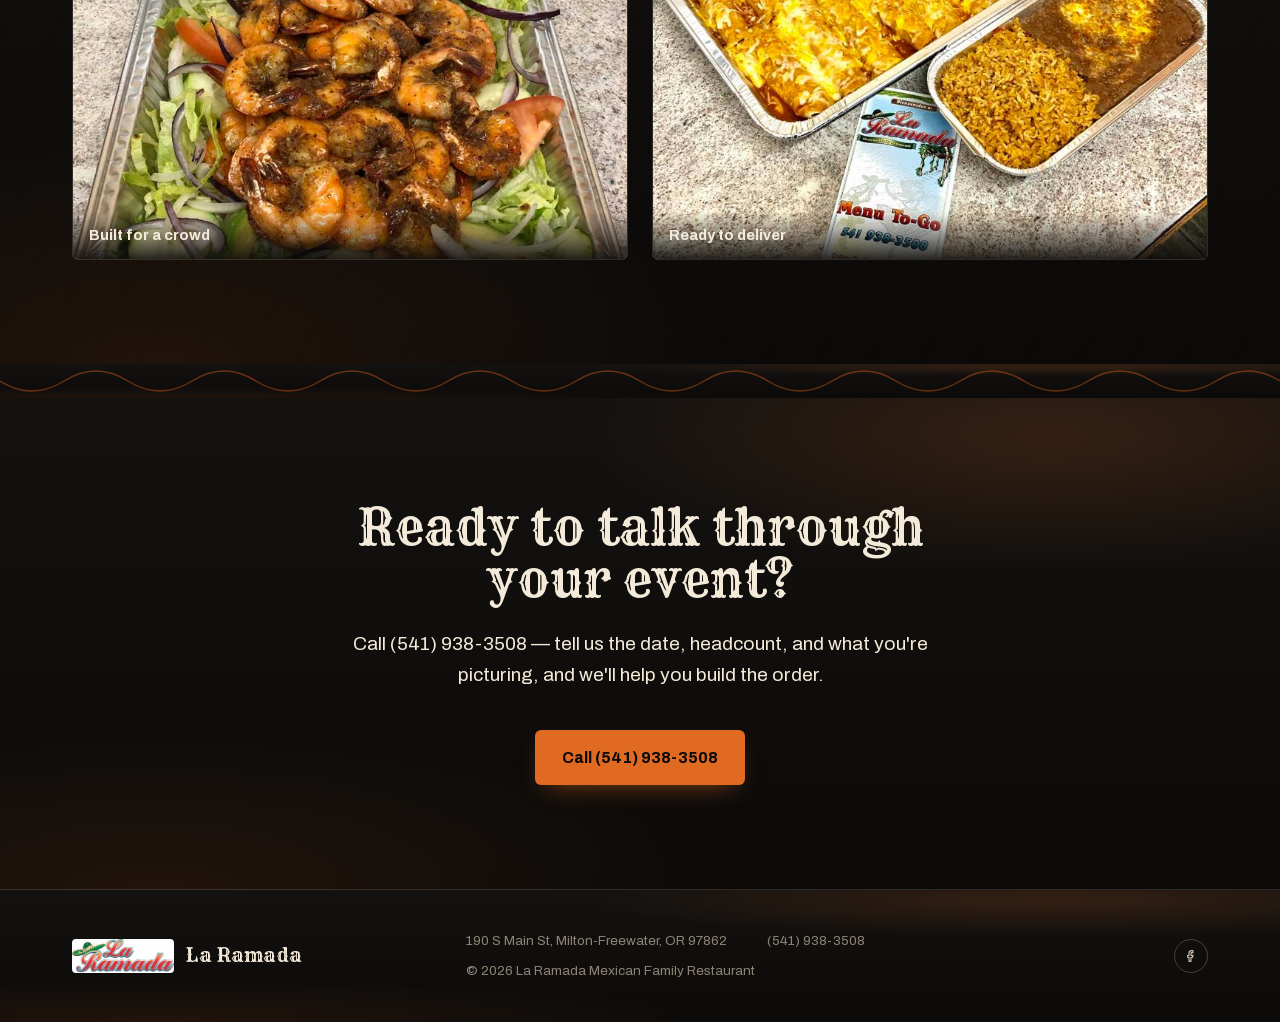
<file: catering.html>
<!doctype html>
<html lang="en">
<head>
<meta charset="utf-8">
<meta name="viewport" content="width=device-width, initial-scale=1">
<title>Catering — La Ramada Mexican Family Restaurant</title>
<meta name="description" content="La Ramada caters weddings, quinceañeras, birthdays, and work events in Milton-Freewater, OR. Off-site delivery, real kitchen food. Call ahead to talk through your event.">
<link rel="icon" href="assets/icons/favicon.svg" type="image/svg+xml">
<link rel="preload" href="assets/fonts/rye-regular.woff2" as="font" type="font/woff2" crossorigin>
<link rel="preload" href="assets/fonts/archivo-variable.woff2" as="font" type="font/woff2" crossorigin>
<link rel="stylesheet" href="styles.css">
</head>
<body>
<!--
  THESIS: Catering is the same fire, sent off-site — no staff, no show,
  just the real kitchen's food delivered to your event.
  OWN-WORLD: inherits The Comal (cast-iron black, ember orange, char
  striping, Rye display) — no new visual world, this page extends it.
  STORY: someone planning an event learns exactly what La Ramada catering
  is (delivery, no setup), sees the real food, and calls to talk specifics
  rather than hunting for a form that doesn't exist.
  FIRST VIEWPORT: page-hero pairing an honest catering pitch with a real
  Family Dinners photo as proof, call-to-discuss CTA front and center.
  FORM: extension of The Comal (shaped via /impeccable shape, confirmed
  as-is) — no direction roll needed for an established-world extension.
  FINISH: unreviewed and undocumented is unfinished; this build ends with
  the finish review, the verdict, and DESIGN.md staying accurate.
-->
<a class="skip-link" href="#main">Skip to content</a>

<header class="site-header">
  <div class="wrap">
    <a class="logo" href="index.html">La <span>Ramada</span></a>
    <nav class="site-nav" aria-label="Primary">
      <ul>
        <li><a href="menu.html">Menu</a></li>
        <li><a href="catering.html" class="is-active">Catering</a></li>
        <li><a href="gallery.html">Gallery</a></li>
        <li><a href="about.html">About</a></li>
        <li><a href="index.html#visit">Visit</a></li>
      </ul>
      <a class="header-phone" href="tel:+15419383508" aria-label="Call La Ramada at (541) 938-3508">
        <svg viewBox="0 0 24 24" fill="none" stroke="currentColor" stroke-width="1.75" stroke-linecap="round" stroke-linejoin="round"><path d="M4 4h4l2 5-2.5 1.5a11 11 0 0 0 6 6L15 14l5 2v4a2 2 0 0 1-2 2C9.4 22 2 14.6 2 6a2 2 0 0 1 2-2Z"/></svg>
        <span>(541) 938-3508</span>
      </a>
    </nav>
    <button class="nav-toggle" aria-expanded="false" aria-controls="mobile-panel" aria-label="Open menu">
      <svg viewBox="0 0 24 24" fill="none" stroke="currentColor" stroke-width="1.75" stroke-linecap="round"><path d="M3 6h18M3 12h18M3 18h18"/></svg>
    </button>
  </div>
  <div class="mobile-panel" id="mobile-panel">
    <ul>
      <li><a href="menu.html">Menu</a></li>
      <li><a href="catering.html">Catering</a></li>
      <li><a href="gallery.html">Gallery</a></li>
      <li><a href="about.html">About</a></li>
      <li><a href="index.html#visit">Visit</a></li>
      <li><a href="index.html#dinners">Family Dinners</a></li>
      <li><a href="tel:+15419383508">Call (541) 938-3508</a></li>
    </ul>
  </div>
</header>

<main id="main">

  <section class="page-hero iron-ground">
    <div class="char-stripes" aria-hidden="true"></div>
    <div class="hero-ember-glow" aria-hidden="true" style="width:40vw;height:40vw;min-width:20rem;min-height:20rem;"></div>
    <div class="wrap">
      <div class="page-hero-grid">
        <div>
          <h1>Fired hot, delivered to your event.</h1>
          <p class="lede">La Ramada caters weddings, quinceañeras, birthdays, and work events around Milton-Freewater — the same food from the same kitchen, delivered to your location. No fixed packages, no online form: call and we'll work out what your event needs.</p>
          <div class="page-hero-ctas">
            <a class="btn btn-ember" href="tel:+15419383508">
              Call to Discuss Your Event
              <svg viewBox="0 0 24 24" fill="none" stroke="currentColor" stroke-width="2" stroke-linecap="round" stroke-linejoin="round"><path d="M5 12h14M13 6l6 6-6 6"/></svg>
            </a>
            <a class="btn btn-line" href="index.html#dinners">See the Family Dinners Menu</a>
          </div>
        </div>
        <figure class="page-hero-photo">
          <img src="assets/photos/family-dinners-enchiladas.jpg" alt="A full tray of enchiladas with rice and beans, built to feed a crowd." width="750" height="1000" loading="lazy">
        </figure>
      </div>
    </div>
  </section>

  <div class="grill-seam iron-ground" aria-hidden="true">
    <svg viewBox="0 0 1200 60" preserveAspectRatio="none"><path d="M0 30 Q 30 10 60 30 T 120 30 T 180 30 T 240 30 T 300 30 T 360 30 T 420 30 T 480 30 T 540 30 T 600 30 T 660 30 T 720 30 T 780 30 T 840 30 T 900 30 T 960 30 T 1020 30 T 1080 30 T 1140 30 T 1200 30" fill="none" stroke="var(--ember-dim)" stroke-width="1.5" opacity="0.6"/></svg>
  </div>

  <section class="iron-ground">
    <div class="wrap">
      <div class="section-head">
        <h2>What catering includes</h2>
      </div>
      <div class="grill-rack">
        <div class="grill-rack-list">
          <div class="grill-rack-row">
            <span class="name">Off-site delivery</span>
            <span class="desc">We bring the food to your event — no need to pick anything up.</span>
            <span></span>
          </div>
          <div class="grill-rack-row">
            <span class="name">The real kitchen</span>
            <span class="desc">Catering food is made in the same kitchen, from the same recipes, as what's served in the dining room.</span>
            <span></span>
          </div>
          <div class="grill-rack-row">
            <span class="name">Built from Family Dinners</span>
            <span class="desc">Camarones, enchiladas, tacos, and Cielo Mar y Tierra are the base — larger or custom orders by request.</span>
            <span></span>
          </div>
          <div class="grill-rack-row">
            <span class="name">Drop-off, not staffed</span>
            <span class="desc">We deliver the food; we don't provide serving staff or equipment setup at your event.</span>
            <span></span>
          </div>
          <div class="grill-rack-row">
            <span class="name">Call ahead</span>
            <span class="desc">There's no fixed minimum or online form — call and we'll talk through timing, quantities, and your event.</span>
            <span></span>
          </div>
        </div>
      </div>
    </div>
  </section>

  <section class="iron-ground">
    <div class="char-stripes" aria-hidden="true" style="opacity:0.22;"></div>
    <div class="wrap" style="position:relative;">
      <div class="section-head">
        <h2>Occasions we cater</h2>
        <p class="lede">Any gathering where people need to eat well. A few we cater often:</p>
      </div>
      <ul class="services-tags" style="margin-top:0;">
        <li>Weddings</li>
        <li>Quinceañeras</li>
        <li>Birthdays &amp; celebrations</li>
        <li>Work &amp; community events</li>
      </ul>

      <div class="dinners-photos" style="margin-top: var(--space-5);">
        <figure>
          <img src="assets/photos/family-dinners-camarones.jpg" alt="A tray of camarones caguameros, built to feed a crowd at an event." loading="lazy" width="750" height="1000">
          <figcaption>Built for a crowd</figcaption>
        </figure>
        <figure>
          <img src="assets/photos/family-dinners-enchiladas.jpg" alt="A full tray of enchiladas with rice and beans, ready for delivery." loading="lazy" width="750" height="1000">
          <figcaption>Ready to deliver</figcaption>
        </figure>
      </div>
    </div>
  </section>

  <div class="grill-seam iron-ground" aria-hidden="true">
    <svg viewBox="0 0 1200 60" preserveAspectRatio="none"><path d="M0 30 Q 30 50 60 30 T 120 30 T 180 30 T 240 30 T 300 30 T 360 30 T 420 30 T 480 30 T 540 30 T 600 30 T 660 30 T 720 30 T 780 30 T 840 30 T 900 30 T 960 30 T 1020 30 T 1080 30 T 1140 30 T 1200 30" fill="none" stroke="var(--ember-dim)" stroke-width="1.5" opacity="0.6"/></svg>
  </div>

  <section class="iron-ground">
    <div class="wrap review-block">
      <h2 style="margin-bottom: var(--space-3);">Ready to talk through your event?</h2>
      <p class="lede" style="margin-inline:auto; margin-bottom: var(--space-4);">Call (541) 938-3508 — tell us the date, headcount, and what you're picturing, and we'll help you build the order.</p>
      <a class="btn btn-ember" href="tel:+15419383508">Call (541) 938-3508</a>
    </div>
  </section>

</main>

<footer class="site-footer iron-ground">
  <div class="wrap">
    <a class="footer-brand" href="index.html">
      <img src="assets/photos/logo.png" alt="La Ramada Mexican Family Restaurant logo" width="500" height="167">
      <span class="logo">La Ramada</span>
    </a>
    <p class="footer-meta">
      <span>190 S Main St, Milton-Freewater, OR 97862</span>
      <a href="tel:+15419383508">(541) 938-3508</a>
      <span>&copy; <span id="year"></span> La Ramada Mexican Family Restaurant</span>
    </p>
    <div class="footer-social">
      <a href="https://www.facebook.com/LaRamadaMF" target="_blank" rel="noopener" aria-label="La Ramada on Facebook">
        <svg viewBox="0 0 24 24" fill="none" stroke="currentColor" stroke-width="1.75" stroke-linecap="round" stroke-linejoin="round"><path d="M15 4h-2a4 4 0 0 0-4 4v3H7v3h2v6h3v-6h2.5l.5-3H12V8a1 1 0 0 1 1-1h2Z"/></svg>
      </a>
    </div>
  </div>
</footer>

<script>document.getElementById('year').textContent = new Date().getFullYear();</script>
<script src="script.js"></script>
</body>
</html>
</file>
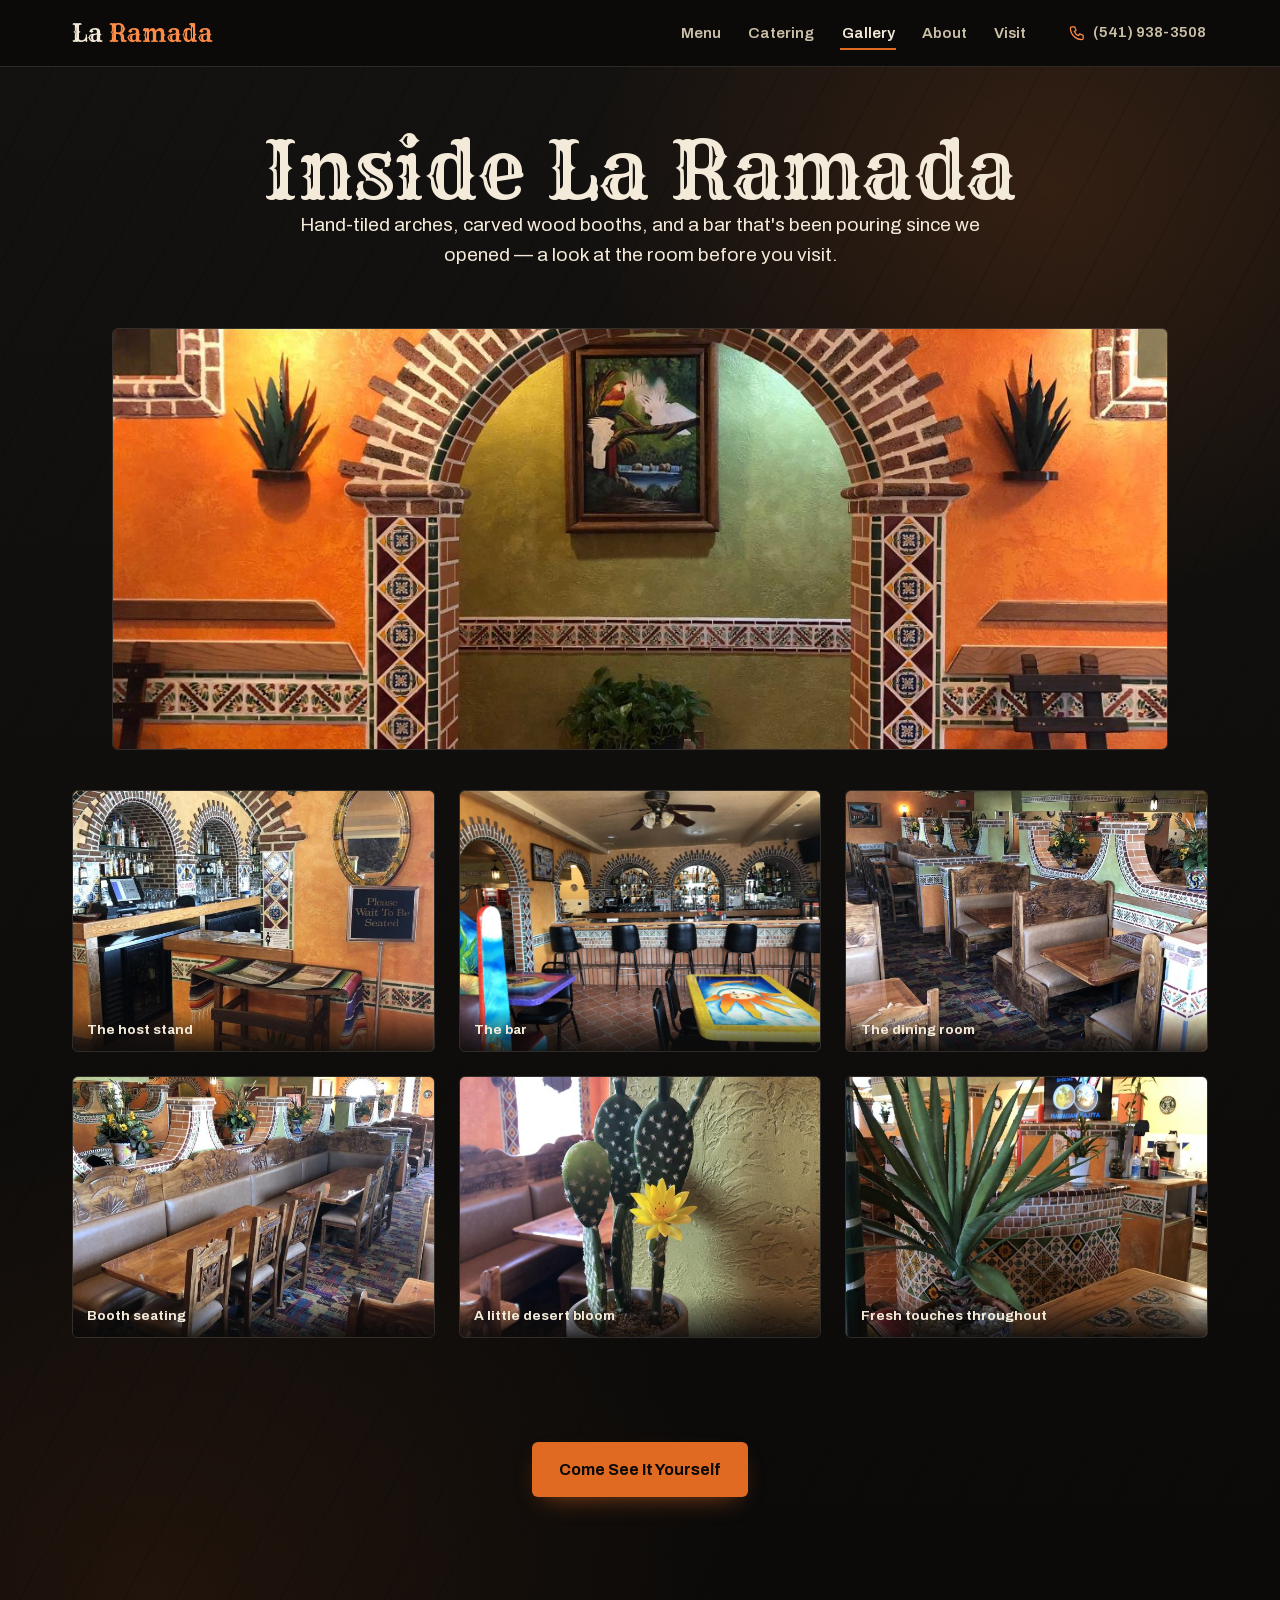
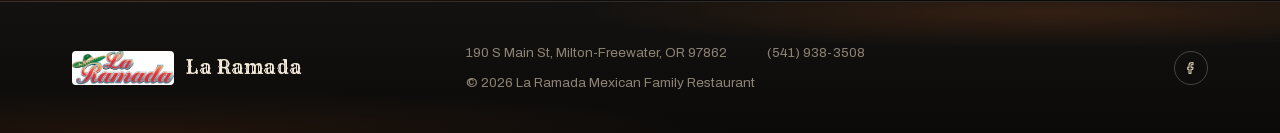
<file: gallery.html>
<!doctype html>
<html lang="en">
<head>
<meta charset="utf-8">
<meta name="viewport" content="width=device-width, initial-scale=1">
<title>Gallery — La Ramada Mexican Family Restaurant</title>
<meta name="description" content="A look inside La Ramada Mexican Family Restaurant in Milton-Freewater, OR — the bar, the dining room, and the details.">
<link rel="icon" href="assets/icons/favicon.svg" type="image/svg+xml">
<link rel="preload" href="assets/fonts/rye-regular.woff2" as="font" type="font/woff2" crossorigin>
<link rel="preload" href="assets/fonts/archivo-variable.woff2" as="font" type="font/woff2" crossorigin>
<link rel="stylesheet" href="styles.css">
</head>
<body>
<!--
  THESIS: The interior is the proof — let the real room speak instead of
  describing it.
  OWN-WORLD: inherits The Comal (cast-iron black, ember orange, char
  striping, Rye display) — no new visual world, this page extends it.
  STORY: a visitor scrolls a real photo set of the dining room and bar and
  believes this is a real, cared-for, lived-in family restaurant.
  FIRST VIEWPORT: a quiet char-striped page head over a full-bleed lead
  photo of the entrance, then a grid of six more real interior photos.
  FORM: extension of The Comal (shaped via /impeccable shape, confirmed
  as-is) — no direction roll needed for an established-world extension.
  FINISH: unreviewed and undocumented is unfinished; this build ends with
  the finish review, the verdict, and DESIGN.md staying accurate.
-->
<a class="skip-link" href="#main">Skip to content</a>

<header class="site-header">
  <div class="wrap">
    <a class="logo" href="index.html">La <span>Ramada</span></a>
    <nav class="site-nav" aria-label="Primary">
      <ul>
        <li><a href="menu.html">Menu</a></li>
        <li><a href="catering.html">Catering</a></li>
        <li><a href="gallery.html" class="is-active">Gallery</a></li>
        <li><a href="about.html">About</a></li>
        <li><a href="index.html#visit">Visit</a></li>
      </ul>
      <a class="header-phone" href="tel:+15419383508" aria-label="Call La Ramada at (541) 938-3508">
        <svg viewBox="0 0 24 24" fill="none" stroke="currentColor" stroke-width="1.75" stroke-linecap="round" stroke-linejoin="round"><path d="M4 4h4l2 5-2.5 1.5a11 11 0 0 0 6 6L15 14l5 2v4a2 2 0 0 1-2 2C9.4 22 2 14.6 2 6a2 2 0 0 1 2-2Z"/></svg>
        <span>(541) 938-3508</span>
      </a>
    </nav>
    <button class="nav-toggle" aria-expanded="false" aria-controls="mobile-panel" aria-label="Open menu">
      <svg viewBox="0 0 24 24" fill="none" stroke="currentColor" stroke-width="1.75" stroke-linecap="round"><path d="M3 6h18M3 12h18M3 18h18"/></svg>
    </button>
  </div>
  <div class="mobile-panel" id="mobile-panel">
    <ul>
      <li><a href="menu.html">Menu</a></li>
      <li><a href="catering.html">Catering</a></li>
      <li><a href="gallery.html">Gallery</a></li>
      <li><a href="about.html">About</a></li>
      <li><a href="index.html#visit">Visit</a></li>
      <li><a href="index.html#dinners">Family Dinners</a></li>
      <li><a href="tel:+15419383508">Call (541) 938-3508</a></li>
    </ul>
  </div>
</header>

<main id="main" class="iron-ground">
  <div class="char-stripes" aria-hidden="true" style="opacity:0.22;"></div>
  <div class="wrap" style="position:relative;">

    <div class="menu-page-head">
      <h1>Inside La Ramada</h1>
      <p class="lede" style="margin-inline:auto;">Hand-tiled arches, carved wood booths, and a bar that's been pouring since we opened — a look at the room before you visit.</p>
    </div>

    <figure class="gallery-lead">
      <img src="assets/photos/la-ramada-entrance-1.jpg" alt="The brick archway inside La Ramada, hand-tiled in Talavera pattern, leading past a framed painting into the dining room." loading="lazy" width="1200" height="900">
    </figure>

    <div class="gallery-grid" style="margin-bottom: var(--space-6);">
      <figure>
        <a href="assets/photos/gallery-1298.jpg" target="_blank" rel="noopener" aria-label="View full-size photo of the host stand">
          <img src="assets/photos/gallery-1298.jpg" alt="The host stand at La Ramada, with a hand-tiled bar arch, a ceramic frog on the wall, and a 'Please Wait To Be Seated' sign." loading="lazy" width="900" height="1200">
          <figcaption>The host stand</figcaption>
        </a>
      </figure>
      <figure>
        <a href="assets/photos/gallery-1300.jpg" target="_blank" rel="noopener" aria-label="View full-size photo of the bar">
          <img src="assets/photos/gallery-1300.jpg" alt="The full bar at La Ramada, with barstools, hand-tiled arches, and hand-painted tables in the foreground." loading="lazy" width="900" height="675">
          <figcaption>The bar</figcaption>
        </a>
      </figure>
      <figure>
        <a href="assets/photos/gallery-1302.jpg" target="_blank" rel="noopener" aria-label="View full-size photo of the dining room">
          <img src="assets/photos/gallery-1302.jpg" alt="Carved wood booths and tiled planters with fresh flowers in the La Ramada dining room." loading="lazy" width="900" height="1200">
          <figcaption>The dining room</figcaption>
        </a>
      </figure>
      <figure>
        <a href="assets/photos/gallery-1303.jpg" target="_blank" rel="noopener" aria-label="View full-size photo of booth seating">
          <img src="assets/photos/gallery-1303.jpg" alt="More carved wood booth seating in the dining room, with patterned carpet and tiled arches." loading="lazy" width="900" height="1200">
          <figcaption>Booth seating</figcaption>
        </a>
      </figure>
      <figure>
        <a href="assets/photos/gallery-1309.jpg" target="_blank" rel="noopener" aria-label="View full-size photo of a flowering cactus centerpiece">
          <img src="assets/photos/gallery-1309.jpg" alt="A flowering cactus arrangement in a geometric planter, on a table near the dining room booths." loading="lazy" width="900" height="1200">
          <figcaption>A little desert bloom</figcaption>
        </a>
      </figure>
      <figure>
        <a href="assets/photos/gallery-1310.jpg" target="_blank" rel="noopener" aria-label="View full-size photo of the prep counter">
          <img src="assets/photos/gallery-1310.jpg" alt="An agave plant beside the tiled prep counter, with a screen showing the day's specials." loading="lazy" width="900" height="1200">
          <figcaption>Fresh touches throughout</figcaption>
        </a>
      </figure>
    </div>

    <div class="menu-cta page-end">
      <a class="btn btn-ember" href="index.html#visit">Come See It Yourself</a>
    </div>

  </div>
</main>

<footer class="site-footer iron-ground">
  <div class="wrap">
    <a class="footer-brand" href="index.html">
      <img src="assets/photos/logo.png" alt="La Ramada Mexican Family Restaurant logo" width="500" height="167">
      <span class="logo">La Ramada</span>
    </a>
    <p class="footer-meta">
      <span>190 S Main St, Milton-Freewater, OR 97862</span>
      <a href="tel:+15419383508">(541) 938-3508</a>
      <span>&copy; <span id="year"></span> La Ramada Mexican Family Restaurant</span>
    </p>
    <div class="footer-social">
      <a href="https://www.facebook.com/LaRamadaMF" target="_blank" rel="noopener" aria-label="La Ramada on Facebook">
        <svg viewBox="0 0 24 24" fill="none" stroke="currentColor" stroke-width="1.75" stroke-linecap="round" stroke-linejoin="round"><path d="M15 4h-2a4 4 0 0 0-4 4v3H7v3h2v6h3v-6h2.5l.5-3H12V8a1 1 0 0 1 1-1h2Z"/></svg>
      </a>
    </div>
  </div>
</footer>

<script>document.getElementById('year').textContent = new Date().getFullYear();</script>
<script src="script.js"></script>
</body>
</html>
</file>
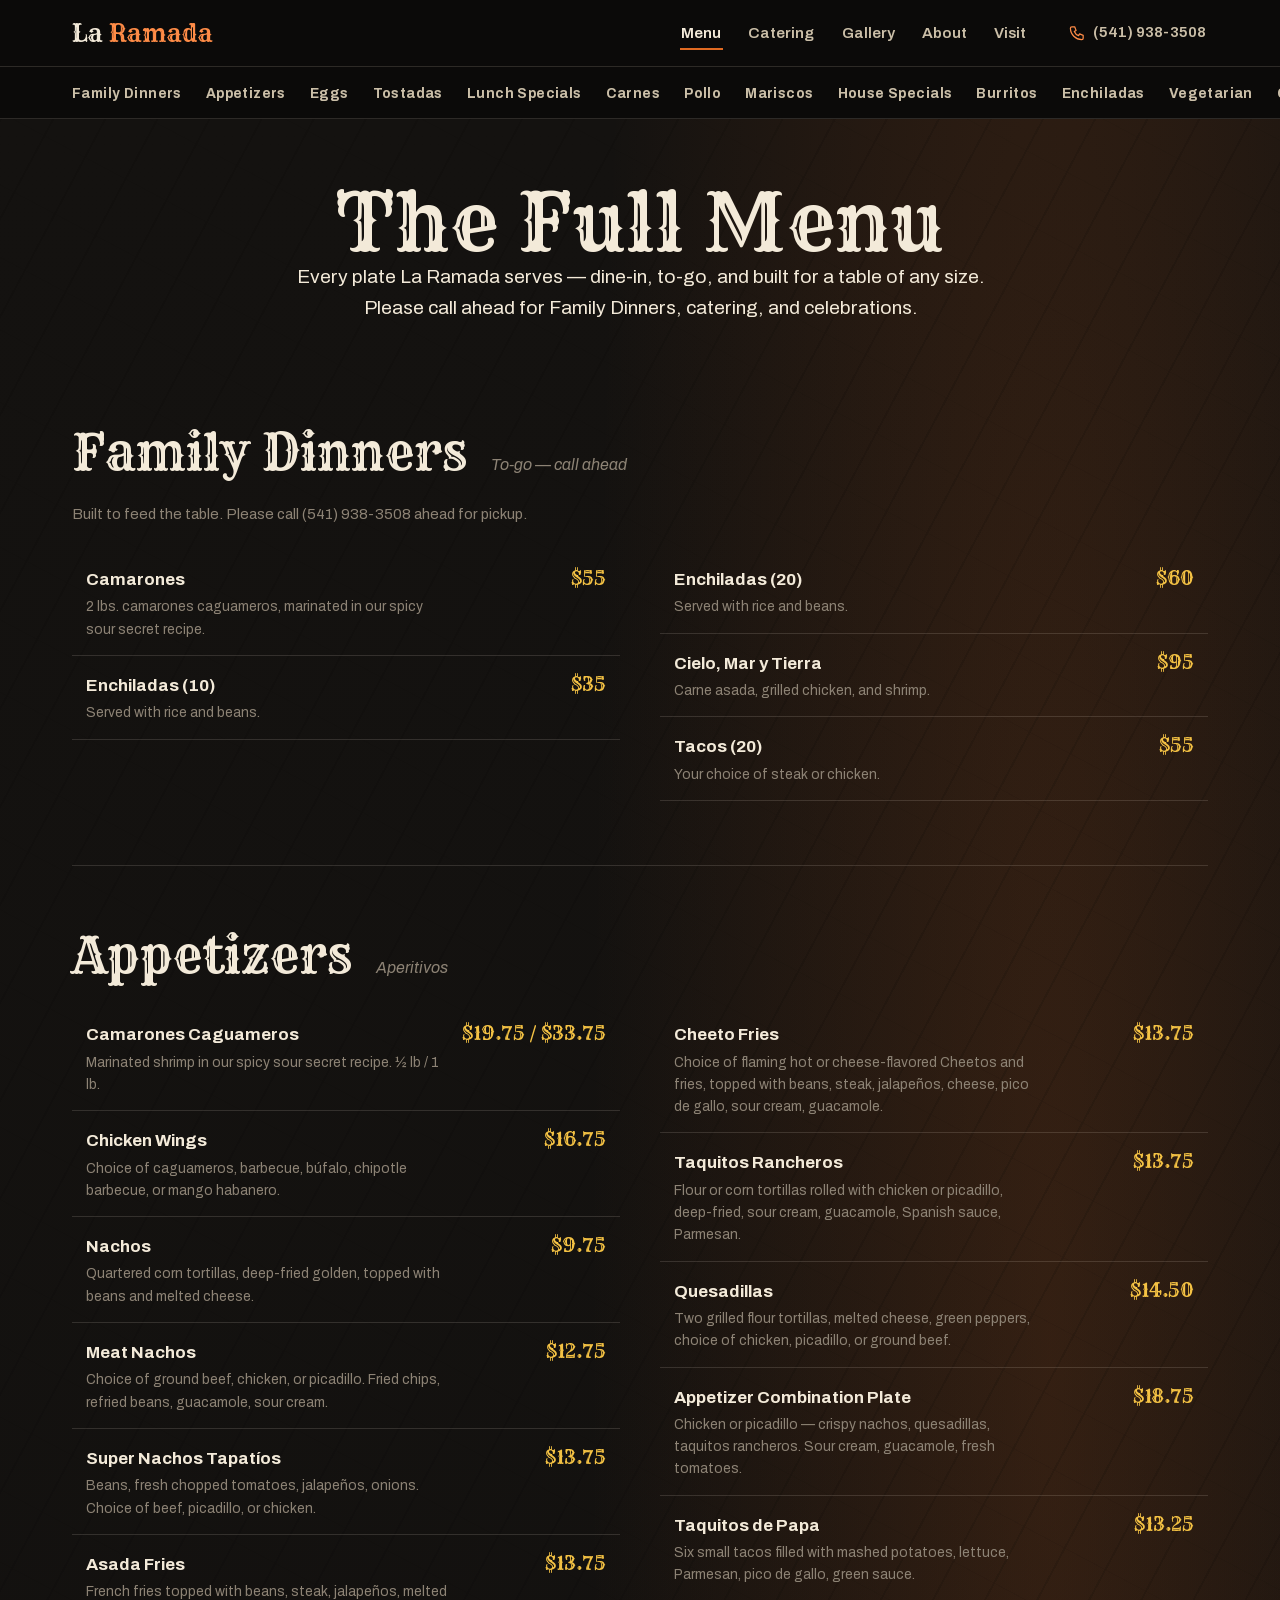
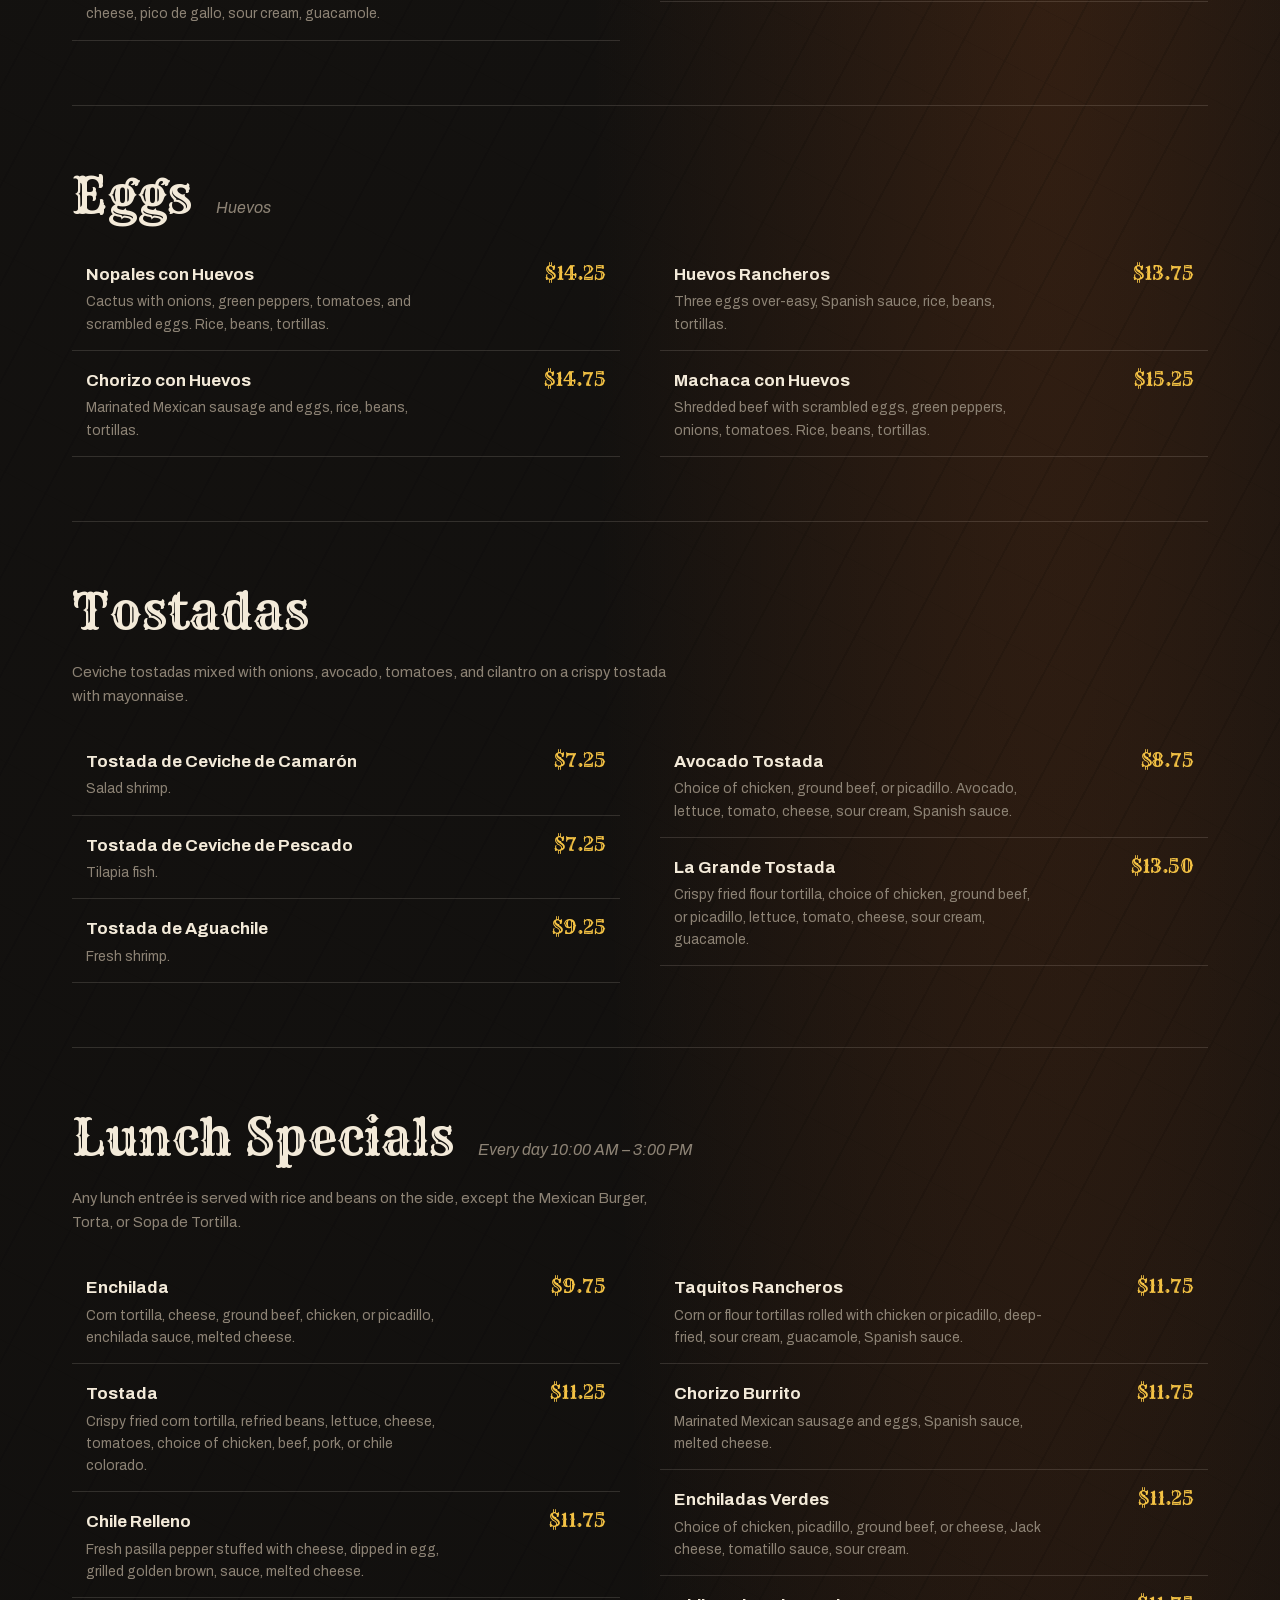
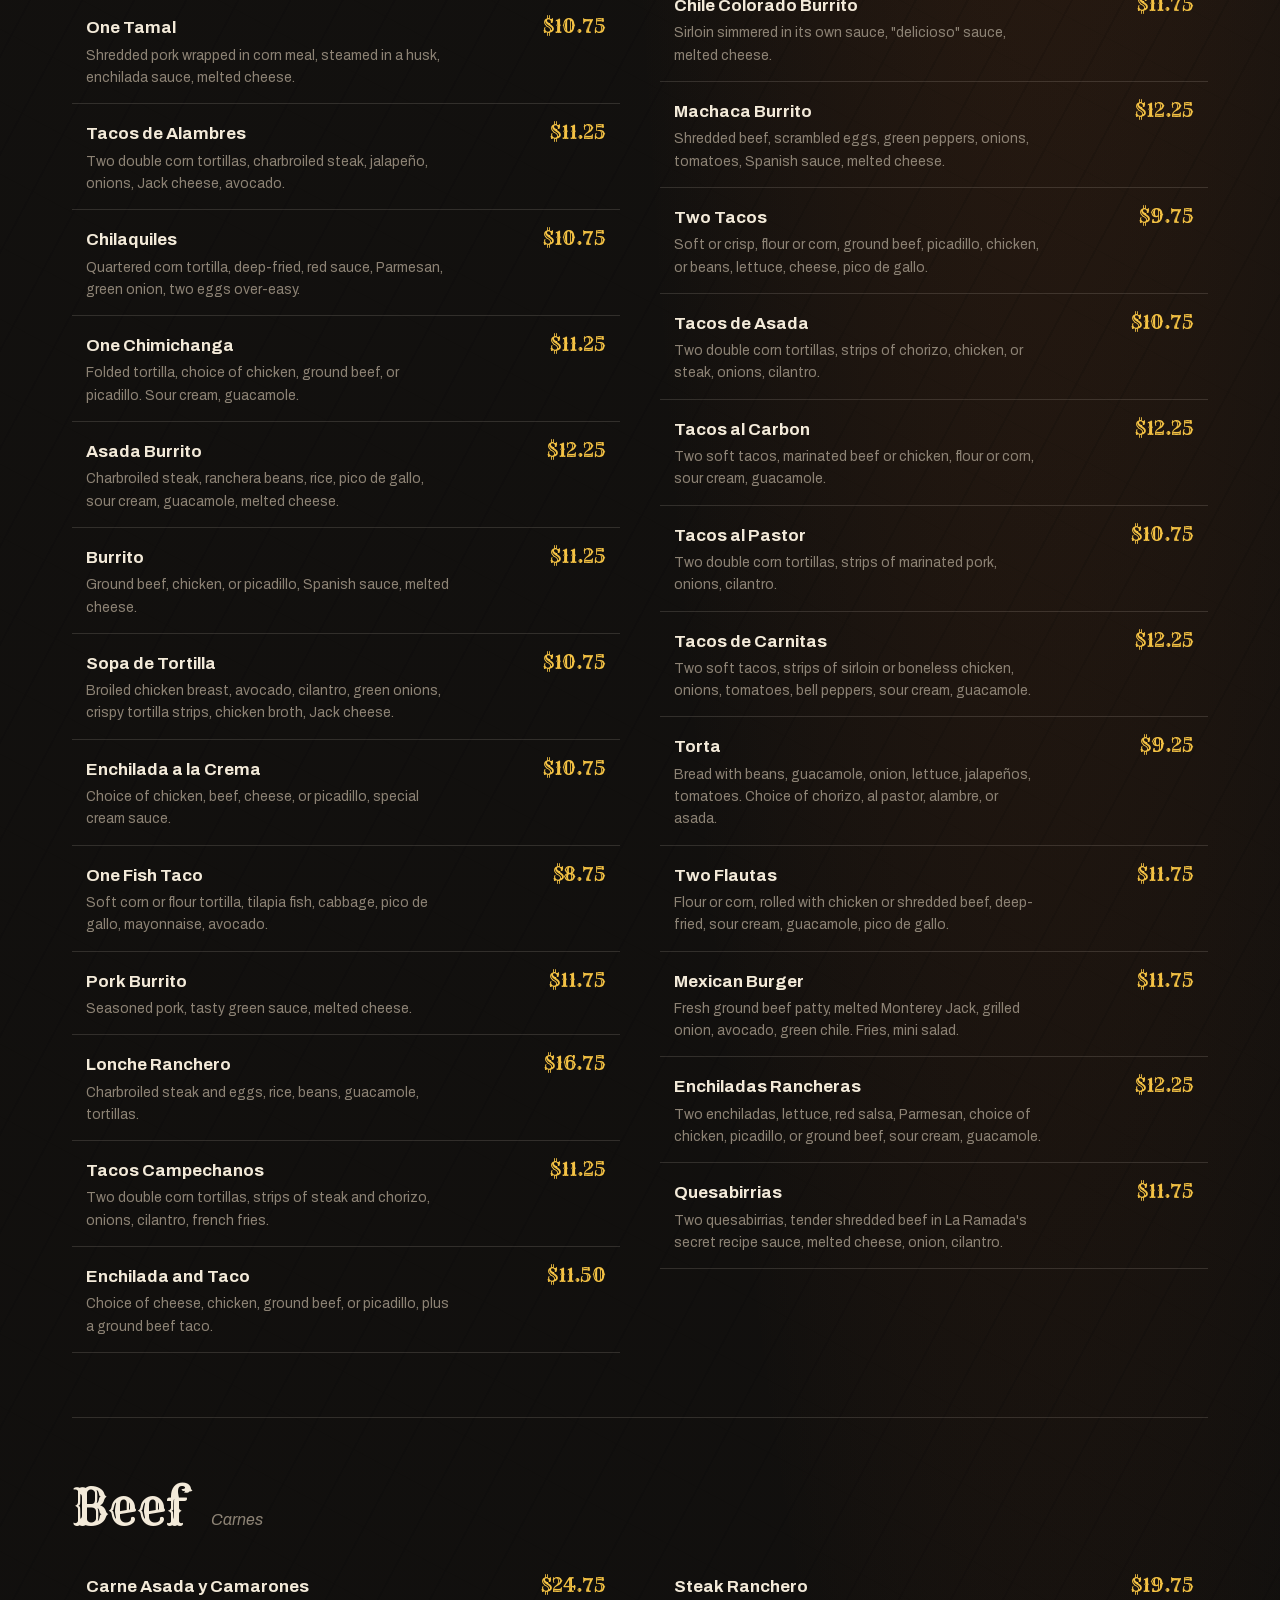
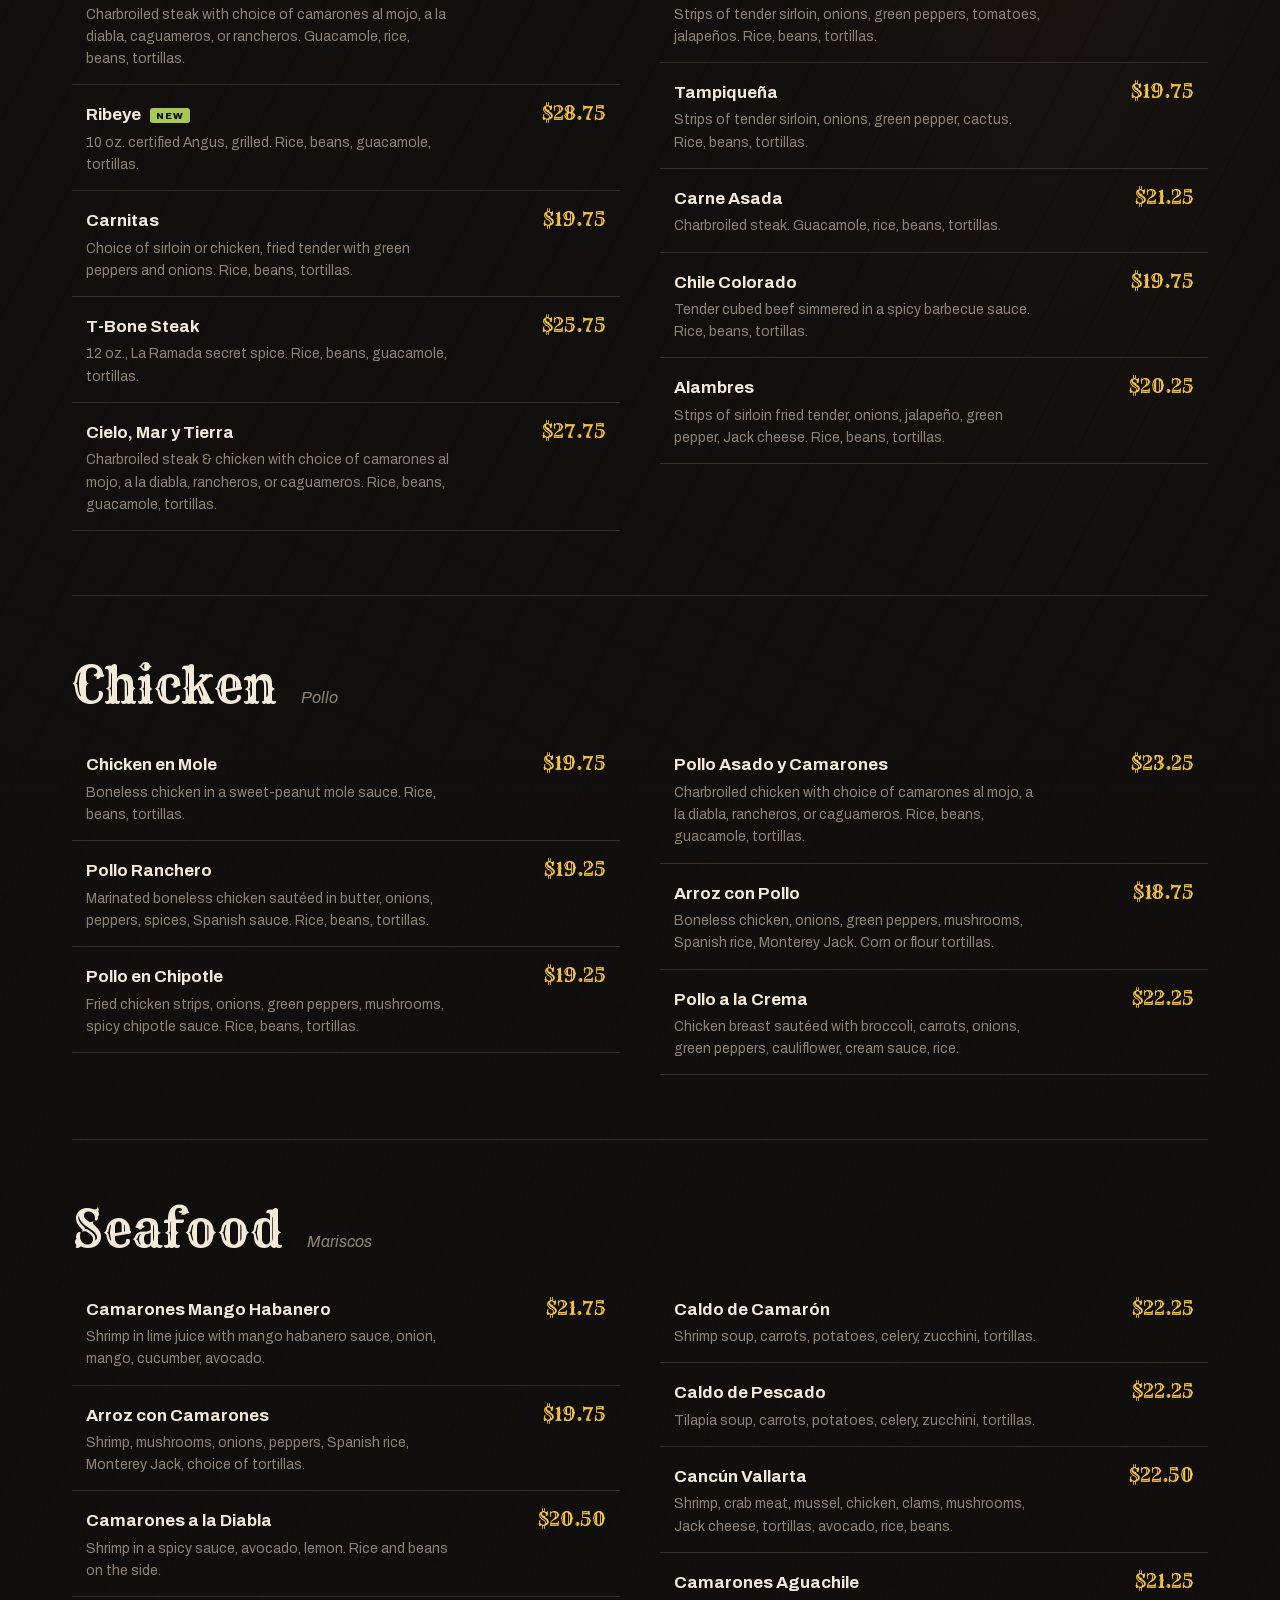
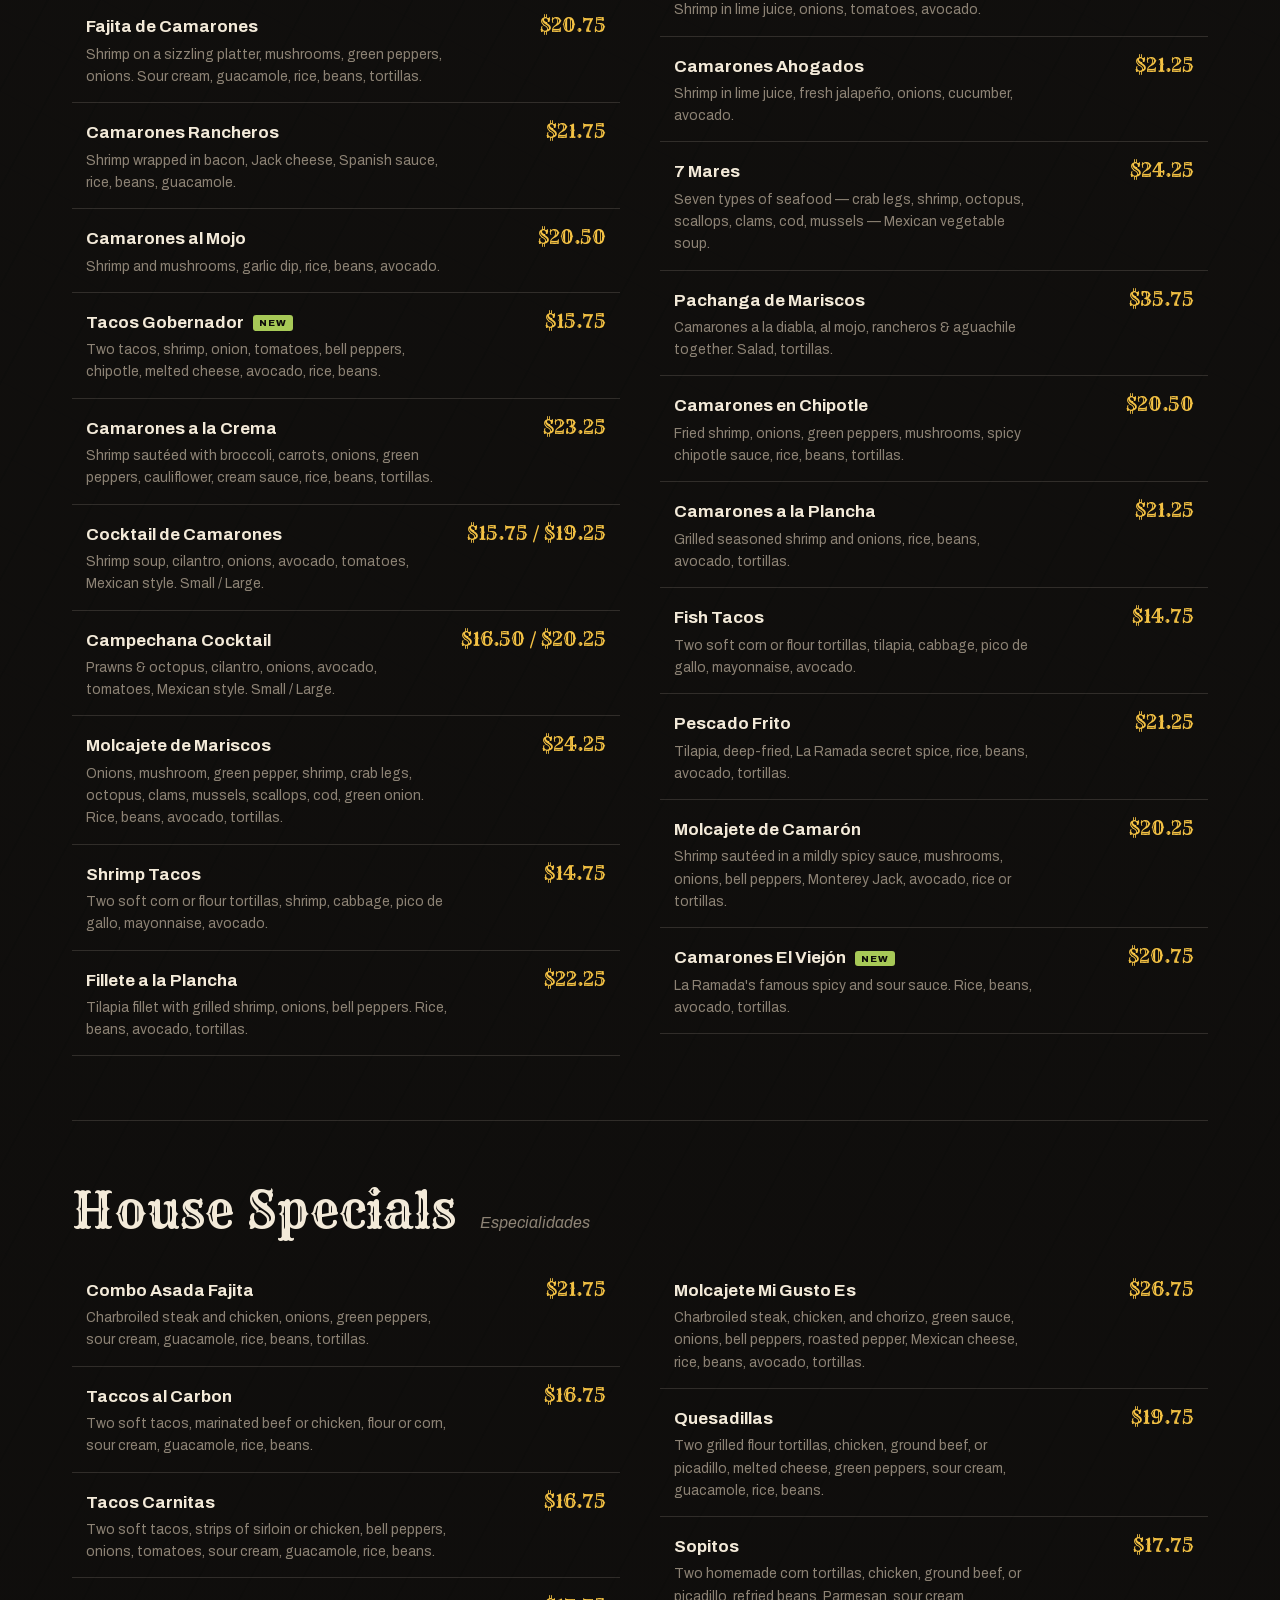
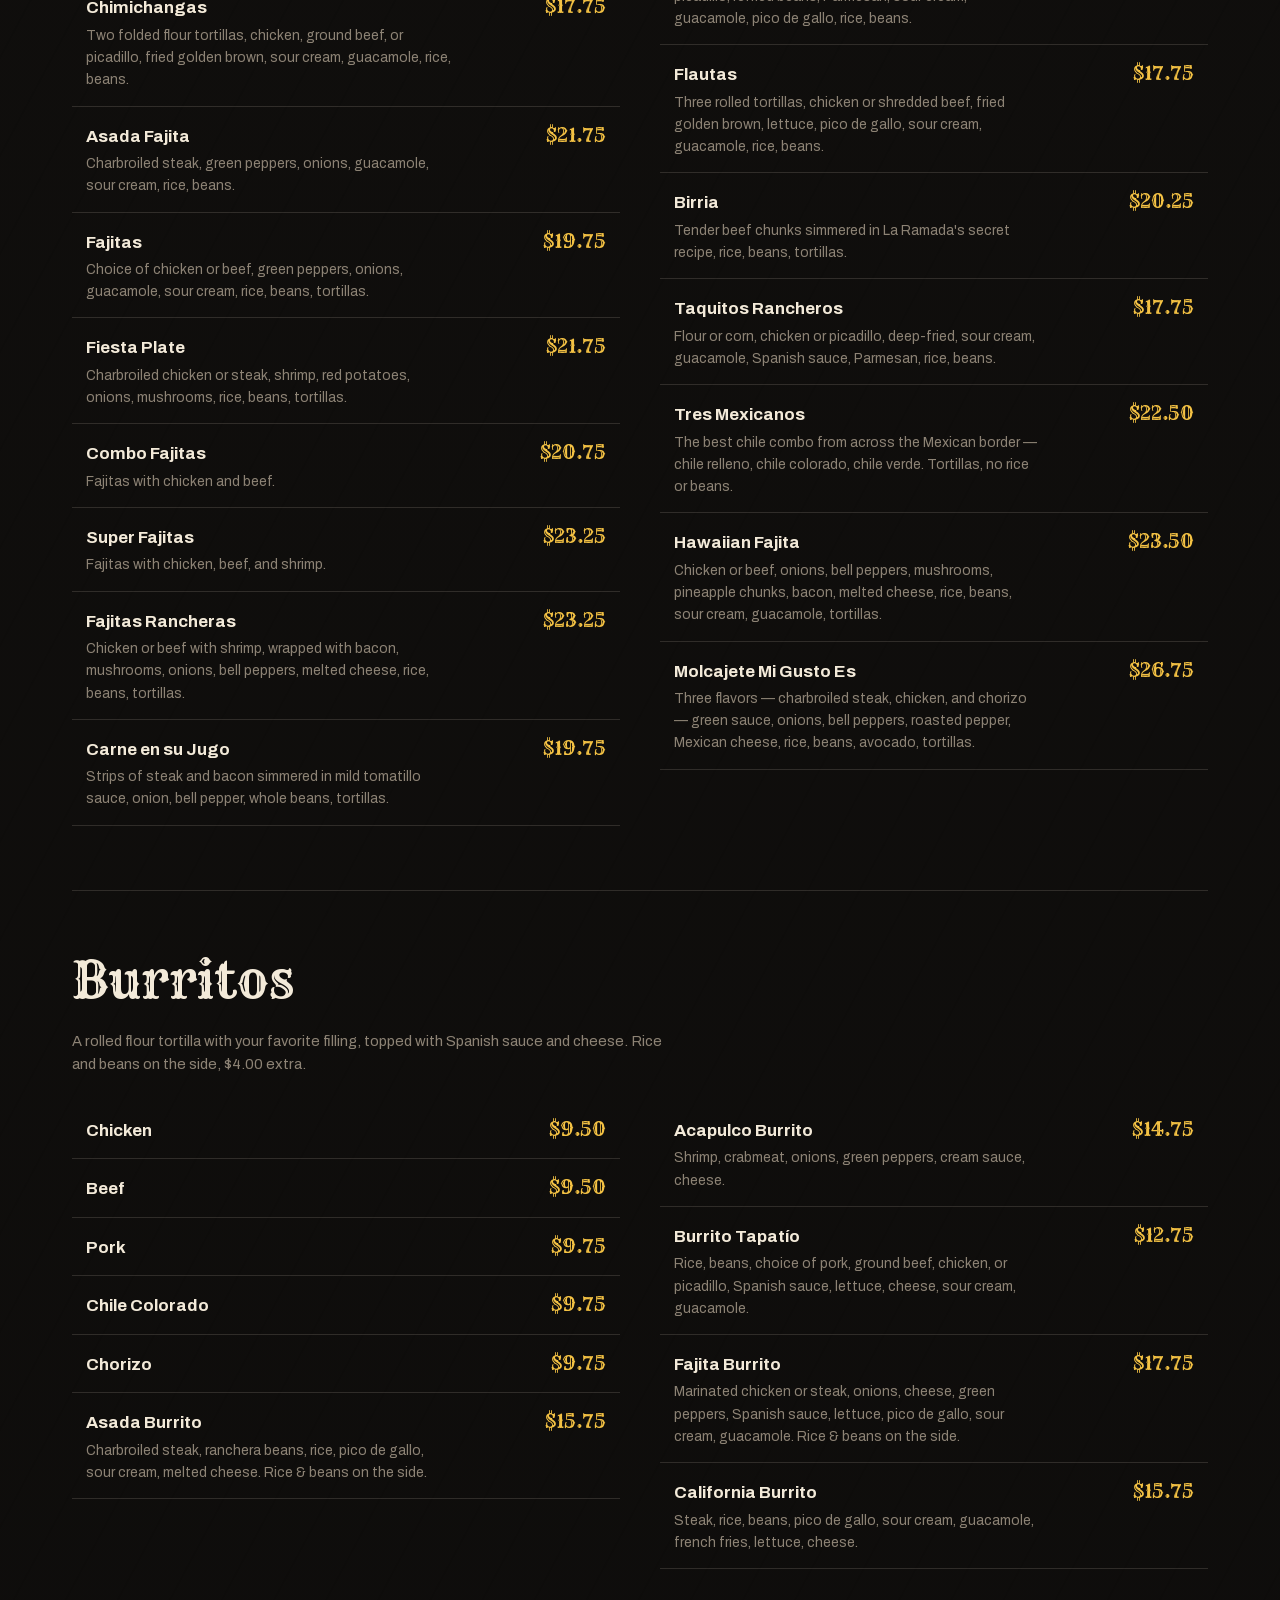
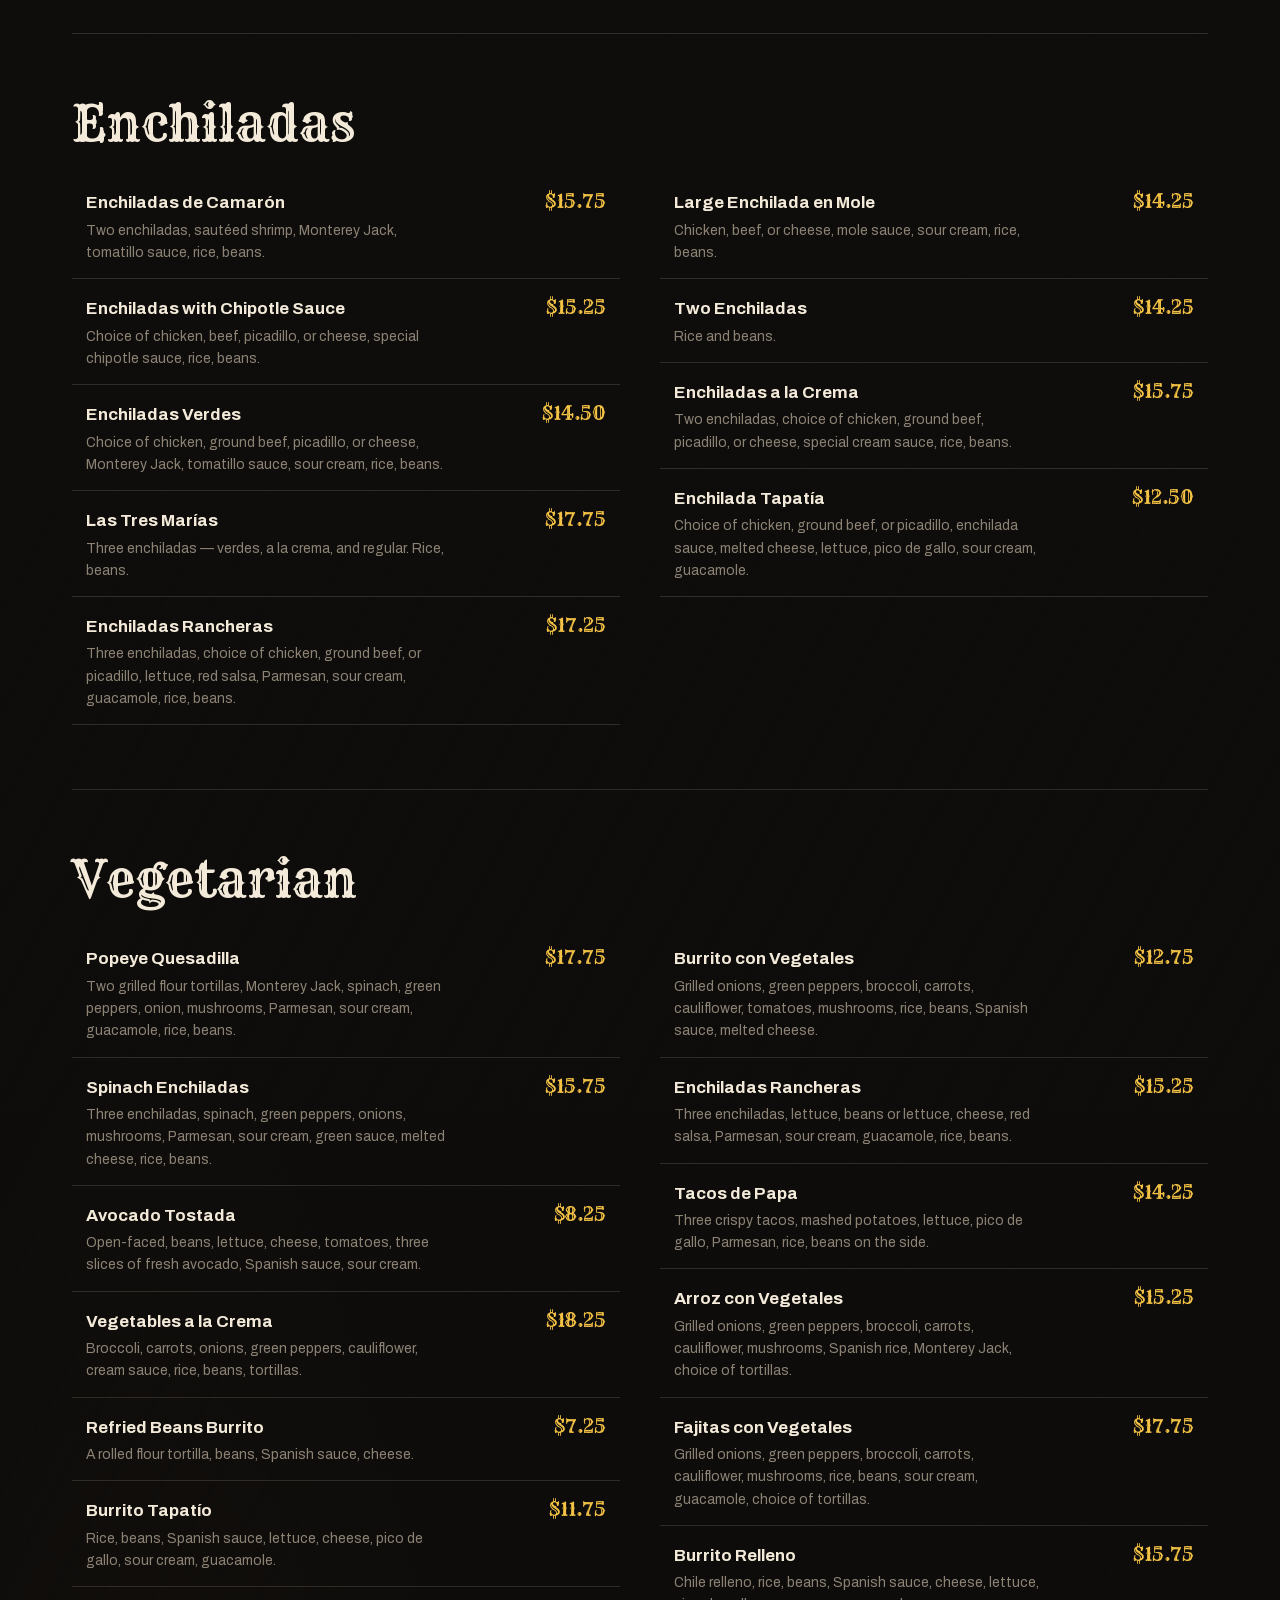
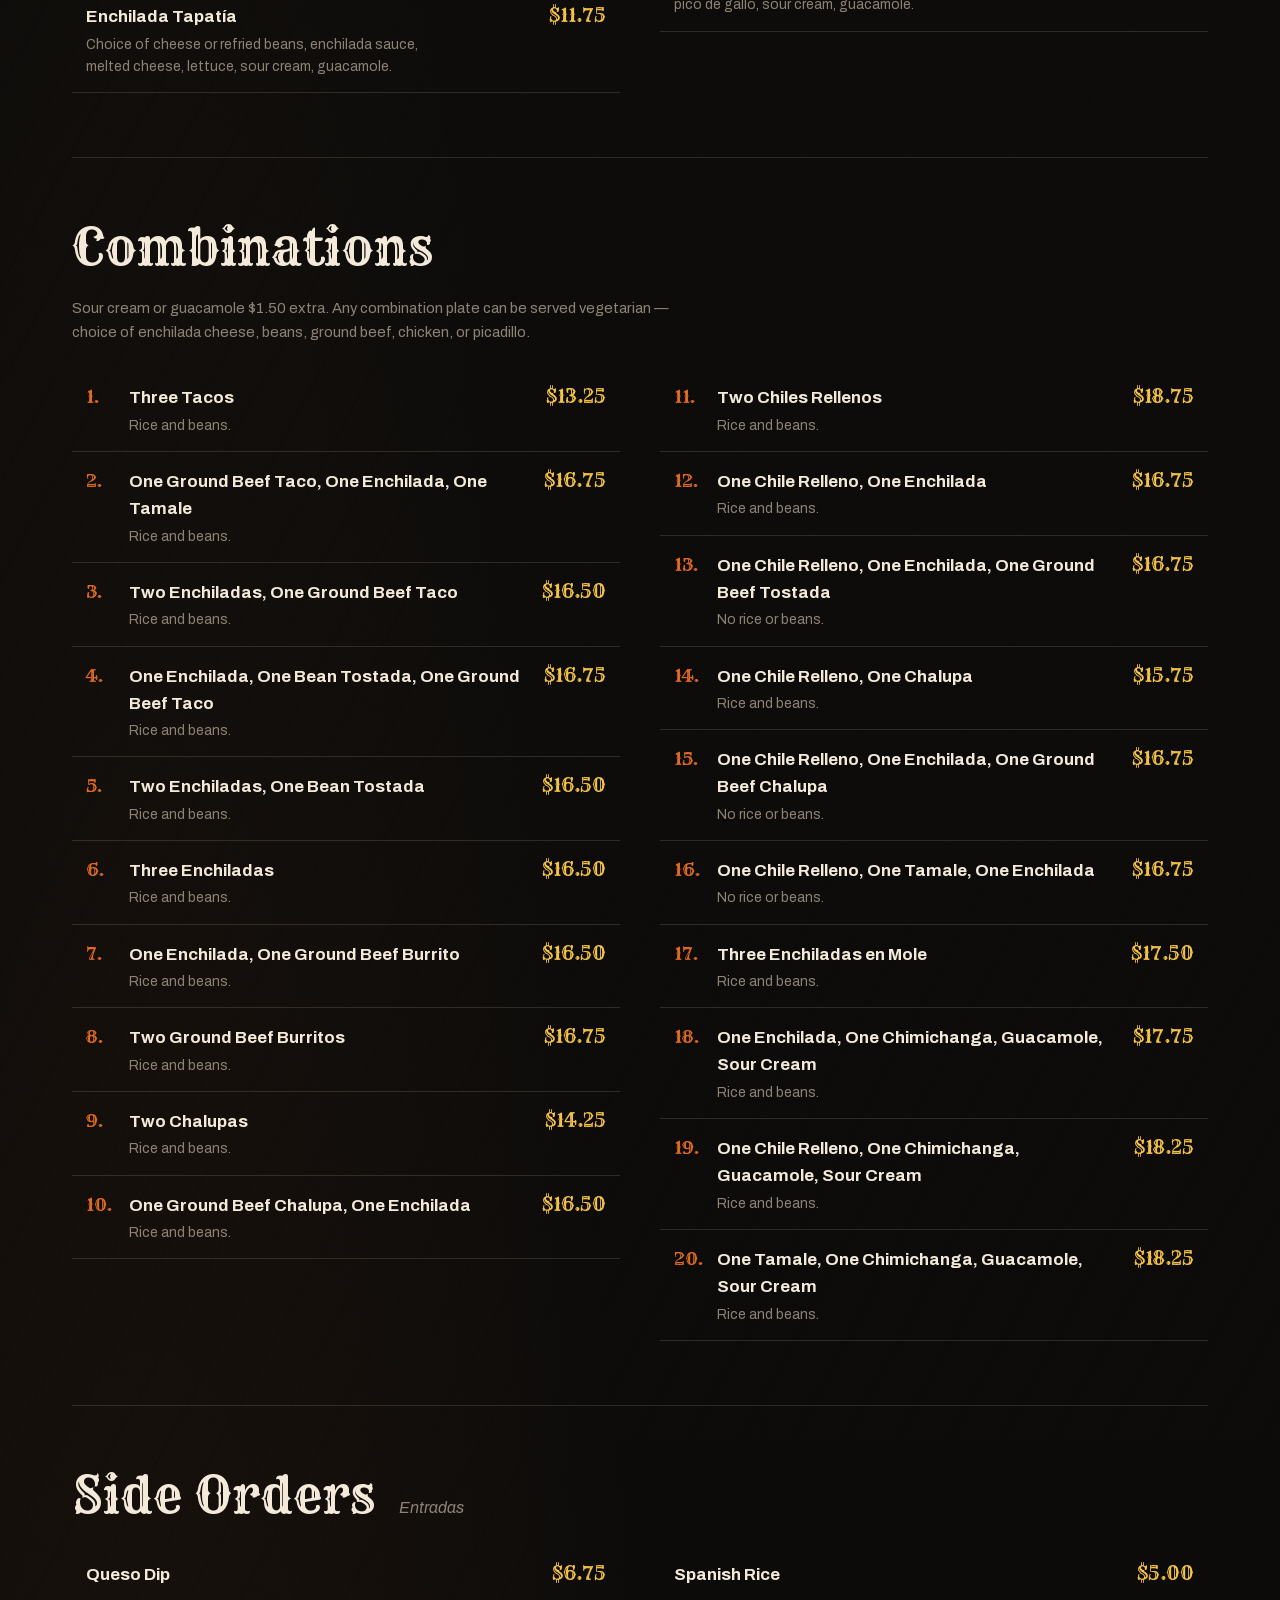
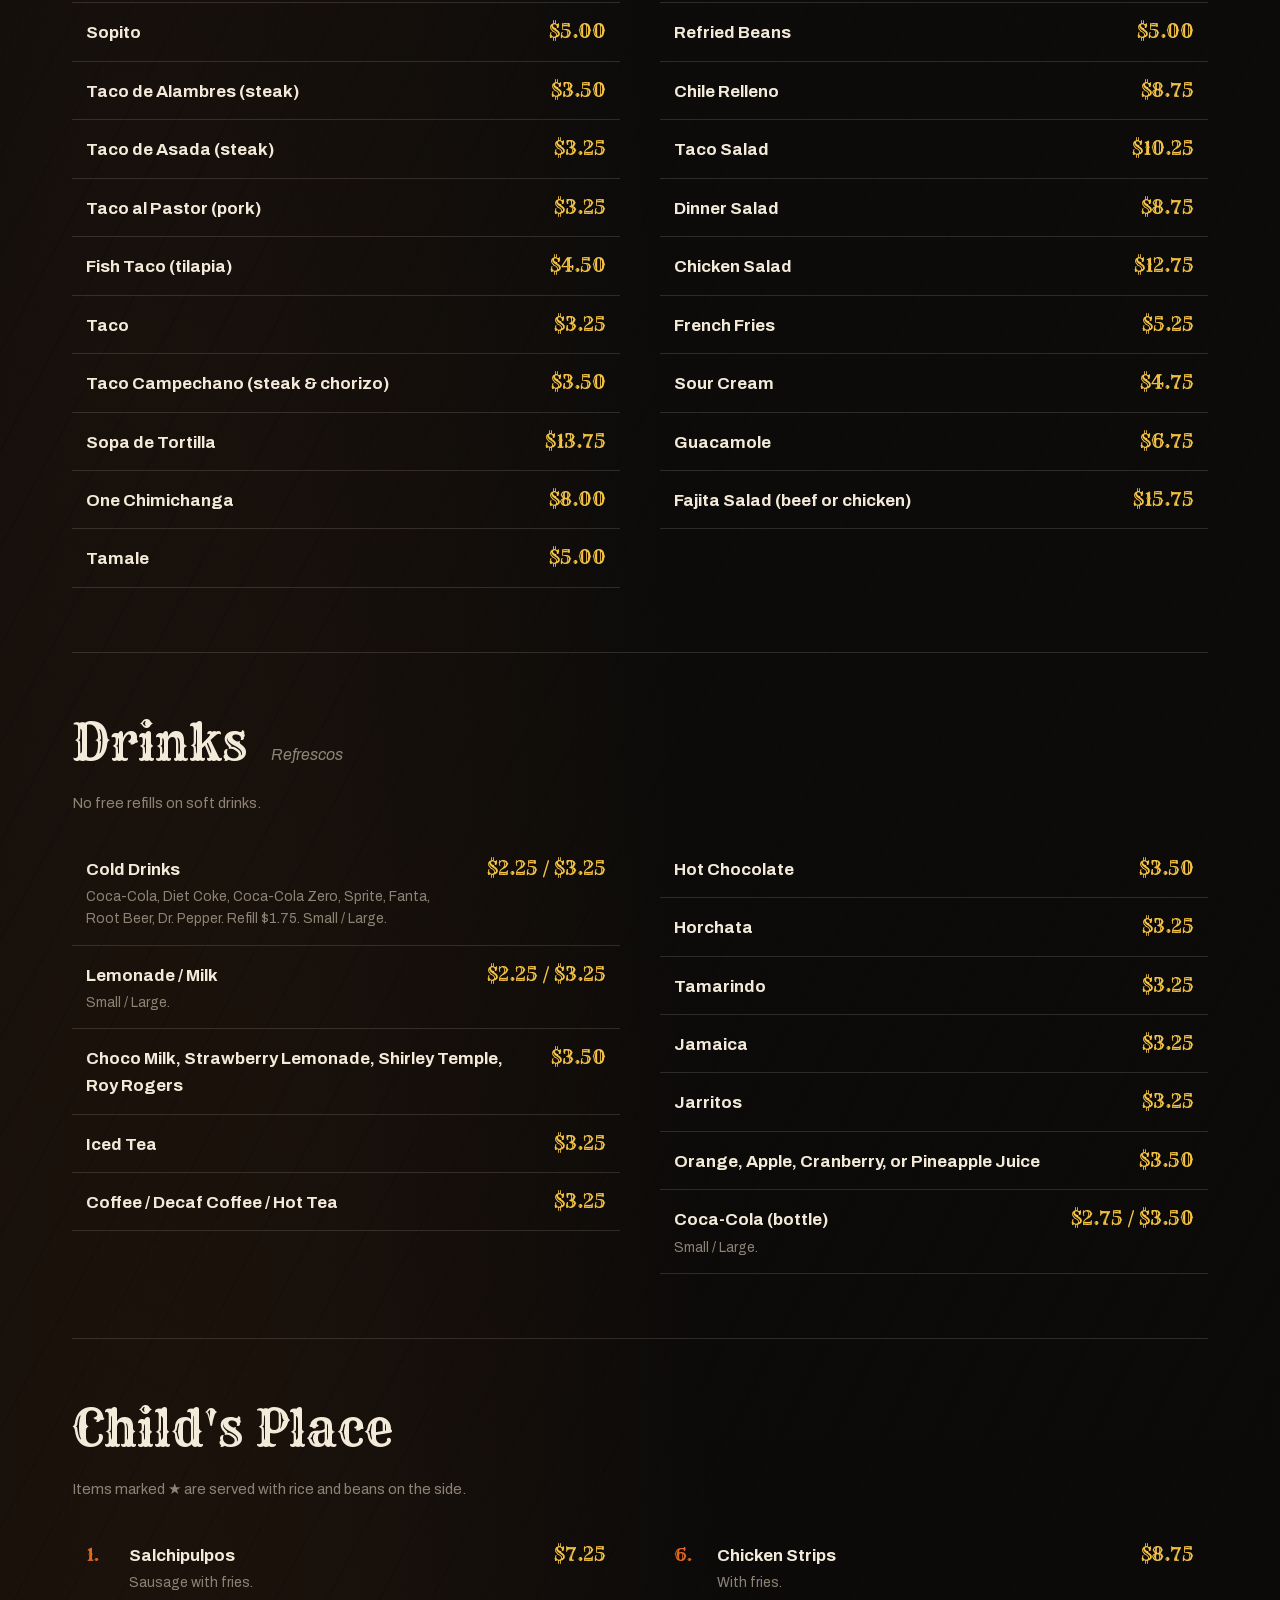
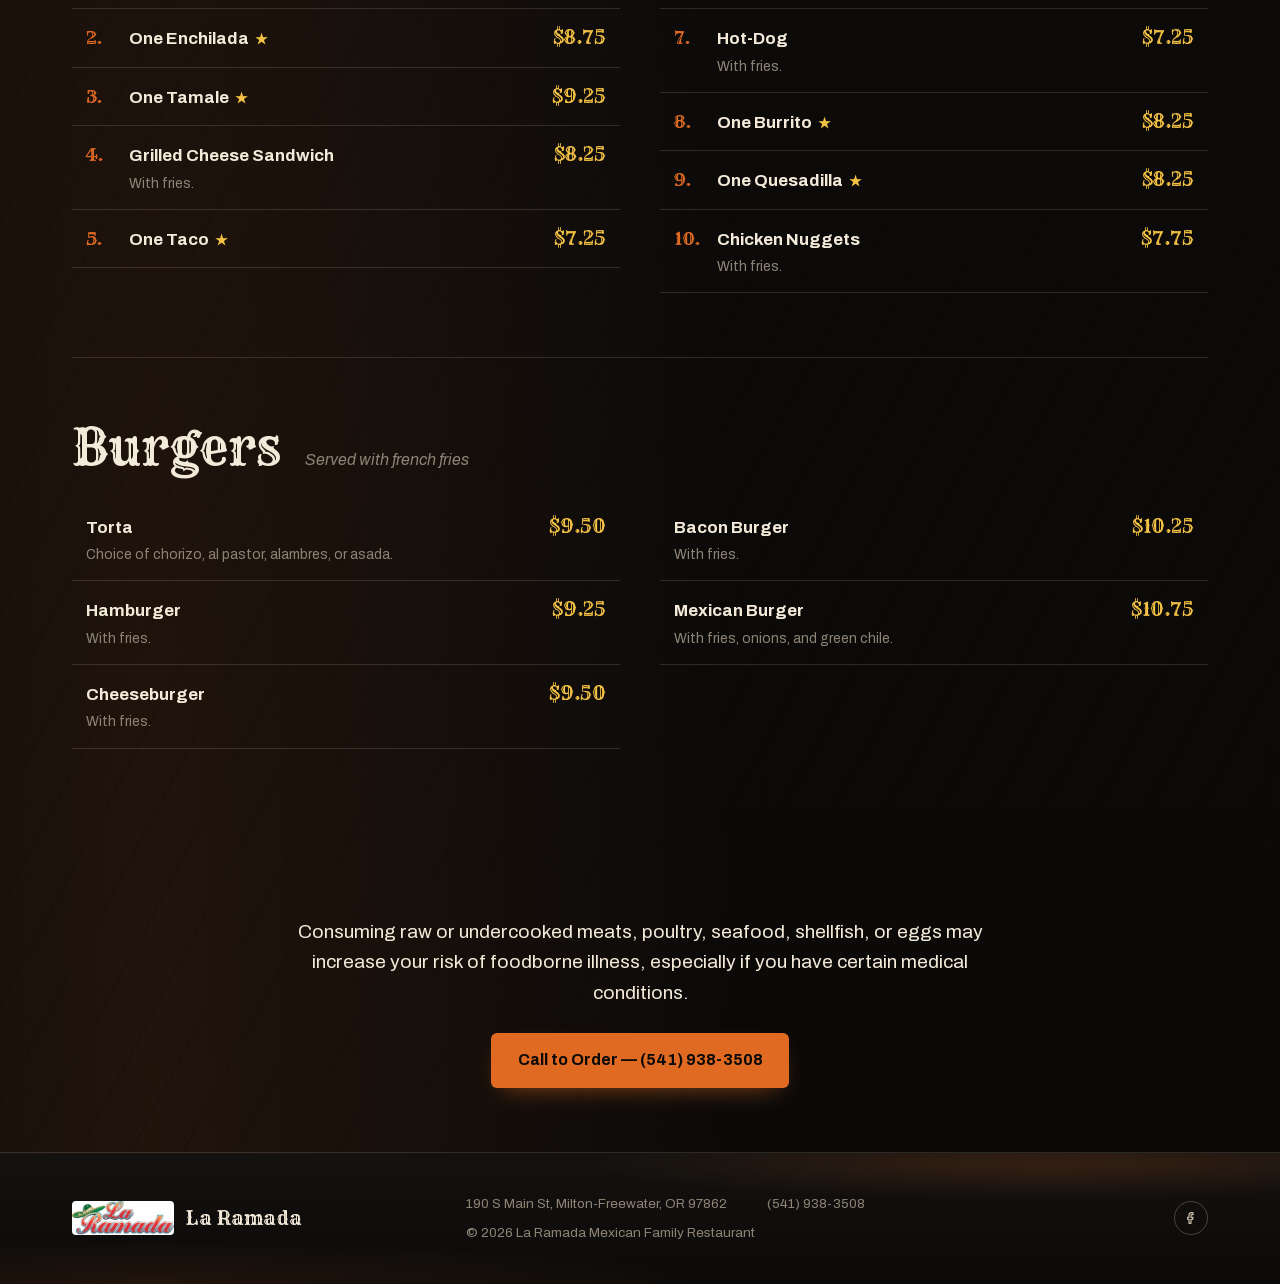
<file: menu.html>
<!doctype html>
<html lang="en">
<head>
<meta charset="utf-8">
<meta name="viewport" content="width=device-width, initial-scale=1">
<title>Full Menu — La Ramada Mexican Family Restaurant</title>
<meta name="description" content="The full menu at La Ramada Mexican Family Restaurant in Milton-Freewater, OR — appetizers, lunch specials, carnes, mariscos, house specials, and more.">
<link rel="icon" href="assets/icons/favicon.svg" type="image/svg+xml">
<link rel="preload" href="assets/fonts/rye-regular.woff2" as="font" type="font/woff2" crossorigin>
<link rel="preload" href="assets/fonts/archivo-variable.woff2" as="font" type="font/woff2" crossorigin>
<link rel="stylesheet" href="styles.css">
</head>
<body>
<!--
  THESIS: The whole site is the family's own comal — char, steam, and ember
  heat carry the page, because the food should look like it is still cooking.
  OWN-WORLD: cast-iron black ground (#141210), char umber, ember orange
  (#e06a22) and butter-yellow accents; seasoned-iron sheen, char striping,
  steam haze; Rye display over Archivo body; grill-mark seams between sections.
  STORY: this page is the rail the kitchen itself reads from — every real
  dish, findable within seconds, nothing invented.
  FIRST VIEWPORT: the menu contents jump-nav over a quiet char-striped ground.
  FORM: The Comal — IMPECCABLE'S PICK, direction round seed 84e62924 (reroll 1).
  FINISH: unreviewed and undocumented is unfinished; this build ends with the
  finish review, the verdict, and DESIGN.md
-->
<a class="skip-link" href="#main">Skip to content</a>

<header class="site-header">
  <div class="wrap">
    <a class="logo" href="index.html">La <span>Ramada</span></a>
    <nav class="site-nav" aria-label="Primary">
      <ul>
        <li><a href="menu.html" class="is-active">Menu</a></li>
        <li><a href="catering.html">Catering</a></li>
        <li><a href="gallery.html">Gallery</a></li>
        <li><a href="about.html">About</a></li>
        <li><a href="index.html#visit">Visit</a></li>
      </ul>
      <a class="header-phone" href="tel:+15419383508" aria-label="Call La Ramada at (541) 938-3508">
        <svg viewBox="0 0 24 24" fill="none" stroke="currentColor" stroke-width="1.75" stroke-linecap="round" stroke-linejoin="round"><path d="M4 4h4l2 5-2.5 1.5a11 11 0 0 0 6 6L15 14l5 2v4a2 2 0 0 1-2 2C9.4 22 2 14.6 2 6a2 2 0 0 1 2-2Z"/></svg>
        <span>(541) 938-3508</span>
      </a>
    </nav>
    <button class="nav-toggle" aria-expanded="false" aria-controls="mobile-panel" aria-label="Open menu">
      <svg viewBox="0 0 24 24" fill="none" stroke="currentColor" stroke-width="1.75" stroke-linecap="round"><path d="M3 6h18M3 12h18M3 18h18"/></svg>
    </button>
  </div>
  <div class="mobile-panel" id="mobile-panel">
    <ul>
      <li><a href="menu.html">Menu</a></li>
      <li><a href="catering.html">Catering</a></li>
      <li><a href="gallery.html">Gallery</a></li>
      <li><a href="about.html">About</a></li>
      <li><a href="index.html#visit">Visit</a></li>
      <li><a href="index.html#dinners">Family Dinners</a></li>
      <li><a href="tel:+15419383508">Call (541) 938-3508</a></li>
    </ul>
  </div>
</header>

<nav class="menu-toc" aria-label="Menu categories">
  <div class="wrap">
    <ul>
      <li><a href="#family-dinners">Family Dinners</a></li>
      <li><a href="#appetizers">Appetizers</a></li>
      <li><a href="#eggs">Eggs</a></li>
      <li><a href="#tostadas">Tostadas</a></li>
      <li><a href="#lunch">Lunch Specials</a></li>
      <li><a href="#beef">Carnes</a></li>
      <li><a href="#chicken">Pollo</a></li>
      <li><a href="#seafood">Mariscos</a></li>
      <li><a href="#specials">House Specials</a></li>
      <li><a href="#burritos">Burritos</a></li>
      <li><a href="#enchiladas">Enchiladas</a></li>
      <li><a href="#vegetarian">Vegetarian</a></li>
      <li><a href="#combinations">Combinations</a></li>
      <li><a href="#sides">Side Orders</a></li>
      <li><a href="#drinks">Drinks</a></li>
      <li><a href="#kids">Child's Place</a></li>
      <li><a href="#burgers">Burgers</a></li>
    </ul>
  </div>
</nav>

<main id="main" class="iron-ground">
  <div class="char-stripes" aria-hidden="true" style="opacity:0.22;"></div>
  <div class="wrap" style="position:relative;">

    <div class="menu-page-head">
      <h1>The Full Menu</h1>
      <p class="lede" style="margin-inline:auto;">Every plate La Ramada serves — dine-in, to-go, and built for a table of any size. Please call ahead for Family Dinners, catering, and celebrations.</p>
    </div>

    <section id="family-dinners" class="menu-category">
      <div class="menu-category-head"><h2>Family Dinners</h2><span class="es">To-go — call ahead</span></div>
      <p class="menu-category-note">Built to feed the table. Please call (541) 938-3508 ahead for pickup.</p>
      <div class="menu-list-columns">
        <div class="menu-row"><span><span class="name">Camarones</span><span class="desc">2 lbs. camarones caguameros, marinated in our spicy sour secret recipe.</span></span><span class="price tabular">$55</span></div>
        <div class="menu-row"><span><span class="name">Enchiladas (10)</span><span class="desc">Served with rice and beans.</span></span><span class="price tabular">$35</span></div>
        <div class="menu-row"><span><span class="name">Enchiladas (20)</span><span class="desc">Served with rice and beans.</span></span><span class="price tabular">$60</span></div>
        <div class="menu-row"><span><span class="name">Cielo, Mar y Tierra</span><span class="desc">Carne asada, grilled chicken, and shrimp.</span></span><span class="price tabular">$95</span></div>
        <div class="menu-row"><span><span class="name">Tacos (20)</span><span class="desc">Your choice of steak or chicken.</span></span><span class="price tabular">$55</span></div>
      </div>
    </section>

    <section id="appetizers" class="menu-category">
      <div class="menu-category-head"><h2>Appetizers</h2><span class="es">Aperitivos</span></div>
      <div class="menu-list-columns">
        <div class="menu-row"><span><span class="name">Camarones Caguameros</span><span class="desc">Marinated shrimp in our spicy sour secret recipe. ½ lb / 1 lb.</span></span><span class="price tabular">$19.75 / $33.75</span></div>
        <div class="menu-row"><span><span class="name">Chicken Wings</span><span class="desc">Choice of caguameros, barbecue, búfalo, chipotle barbecue, or mango habanero.</span></span><span class="price tabular">$16.75</span></div>
        <div class="menu-row"><span><span class="name">Nachos</span><span class="desc">Quartered corn tortillas, deep-fried golden, topped with beans and melted cheese.</span></span><span class="price tabular">$9.75</span></div>
        <div class="menu-row"><span><span class="name">Meat Nachos</span><span class="desc">Choice of ground beef, chicken, or picadillo. Fried chips, refried beans, guacamole, sour cream.</span></span><span class="price tabular">$12.75</span></div>
        <div class="menu-row"><span><span class="name">Super Nachos Tapatíos</span><span class="desc">Beans, fresh chopped tomatoes, jalapeños, onions. Choice of beef, picadillo, or chicken.</span></span><span class="price tabular">$13.75</span></div>
        <div class="menu-row"><span><span class="name">Asada Fries</span><span class="desc">French fries topped with beans, steak, jalapeños, melted cheese, pico de gallo, sour cream, guacamole.</span></span><span class="price tabular">$13.75</span></div>
        <div class="menu-row"><span><span class="name">Cheeto Fries</span><span class="desc">Choice of flaming hot or cheese-flavored Cheetos and fries, topped with beans, steak, jalapeños, cheese, pico de gallo, sour cream, guacamole.</span></span><span class="price tabular">$13.75</span></div>
        <div class="menu-row"><span><span class="name">Taquitos Rancheros</span><span class="desc">Flour or corn tortillas rolled with chicken or picadillo, deep-fried, sour cream, guacamole, Spanish sauce, Parmesan.</span></span><span class="price tabular">$13.75</span></div>
        <div class="menu-row"><span><span class="name">Quesadillas</span><span class="desc">Two grilled flour tortillas, melted cheese, green peppers, choice of chicken, picadillo, or ground beef.</span></span><span class="price tabular">$14.50</span></div>
        <div class="menu-row"><span><span class="name">Appetizer Combination Plate</span><span class="desc">Chicken or picadillo — crispy nachos, quesadillas, taquitos rancheros. Sour cream, guacamole, fresh tomatoes.</span></span><span class="price tabular">$18.75</span></div>
        <div class="menu-row"><span><span class="name">Taquitos de Papa</span><span class="desc">Six small tacos filled with mashed potatoes, lettuce, Parmesan, pico de gallo, green sauce.</span></span><span class="price tabular">$13.25</span></div>
      </div>
    </section>

    <section id="eggs" class="menu-category">
      <div class="menu-category-head"><h2>Eggs</h2><span class="es">Huevos</span></div>
      <div class="menu-list-columns">
        <div class="menu-row"><span><span class="name">Nopales con Huevos</span><span class="desc">Cactus with onions, green peppers, tomatoes, and scrambled eggs. Rice, beans, tortillas.</span></span><span class="price tabular">$14.25</span></div>
        <div class="menu-row"><span><span class="name">Chorizo con Huevos</span><span class="desc">Marinated Mexican sausage and eggs, rice, beans, tortillas.</span></span><span class="price tabular">$14.75</span></div>
        <div class="menu-row"><span><span class="name">Huevos Rancheros</span><span class="desc">Three eggs over-easy, Spanish sauce, rice, beans, tortillas.</span></span><span class="price tabular">$13.75</span></div>
        <div class="menu-row"><span><span class="name">Machaca con Huevos</span><span class="desc">Shredded beef with scrambled eggs, green peppers, onions, tomatoes. Rice, beans, tortillas.</span></span><span class="price tabular">$15.25</span></div>
      </div>
    </section>

    <section id="tostadas" class="menu-category">
      <div class="menu-category-head"><h2>Tostadas</h2></div>
      <p class="menu-category-note">Ceviche tostadas mixed with onions, avocado, tomatoes, and cilantro on a crispy tostada with mayonnaise.</p>
      <div class="menu-list-columns">
        <div class="menu-row"><span><span class="name">Tostada de Ceviche de Camarón</span><span class="desc">Salad shrimp.</span></span><span class="price tabular">$7.25</span></div>
        <div class="menu-row"><span><span class="name">Tostada de Ceviche de Pescado</span><span class="desc">Tilapia fish.</span></span><span class="price tabular">$7.25</span></div>
        <div class="menu-row"><span><span class="name">Tostada de Aguachile</span><span class="desc">Fresh shrimp.</span></span><span class="price tabular">$9.25</span></div>
        <div class="menu-row"><span><span class="name">Avocado Tostada</span><span class="desc">Choice of chicken, ground beef, or picadillo. Avocado, lettuce, tomato, cheese, sour cream, Spanish sauce.</span></span><span class="price tabular">$8.75</span></div>
        <div class="menu-row"><span><span class="name">La Grande Tostada</span><span class="desc">Crispy fried flour tortilla, choice of chicken, ground beef, or picadillo, lettuce, tomato, cheese, sour cream, guacamole.</span></span><span class="price tabular">$13.50</span></div>
      </div>
    </section>

    <section id="lunch" class="menu-category">
      <div class="menu-category-head"><h2>Lunch Specials</h2><span class="es">Every day 10:00 AM – 3:00 PM</span></div>
      <p class="menu-category-note">Any lunch entrée is served with rice and beans on the side, except the Mexican Burger, Torta, or Sopa de Tortilla.</p>
      <div class="menu-list-columns">
        <div class="menu-row"><span><span class="name">Enchilada</span><span class="desc">Corn tortilla, cheese, ground beef, chicken, or picadillo, enchilada sauce, melted cheese.</span></span><span class="price tabular">$9.75</span></div>
        <div class="menu-row"><span><span class="name">Tostada</span><span class="desc">Crispy fried corn tortilla, refried beans, lettuce, cheese, tomatoes, choice of chicken, beef, pork, or chile colorado.</span></span><span class="price tabular">$11.25</span></div>
        <div class="menu-row"><span><span class="name">Chile Relleno</span><span class="desc">Fresh pasilla pepper stuffed with cheese, dipped in egg, grilled golden brown, sauce, melted cheese.</span></span><span class="price tabular">$11.75</span></div>
        <div class="menu-row"><span><span class="name">One Tamal</span><span class="desc">Shredded pork wrapped in corn meal, steamed in a husk, enchilada sauce, melted cheese.</span></span><span class="price tabular">$10.75</span></div>
        <div class="menu-row"><span><span class="name">Tacos de Alambres</span><span class="desc">Two double corn tortillas, charbroiled steak, jalapeño, onions, Jack cheese, avocado.</span></span><span class="price tabular">$11.25</span></div>
        <div class="menu-row"><span><span class="name">Chilaquiles</span><span class="desc">Quartered corn tortilla, deep-fried, red sauce, Parmesan, green onion, two eggs over-easy.</span></span><span class="price tabular">$10.75</span></div>
        <div class="menu-row"><span><span class="name">One Chimichanga</span><span class="desc">Folded tortilla, choice of chicken, ground beef, or picadillo. Sour cream, guacamole.</span></span><span class="price tabular">$11.25</span></div>
        <div class="menu-row"><span><span class="name">Asada Burrito</span><span class="desc">Charbroiled steak, ranchera beans, rice, pico de gallo, sour cream, guacamole, melted cheese.</span></span><span class="price tabular">$12.25</span></div>
        <div class="menu-row"><span><span class="name">Burrito</span><span class="desc">Ground beef, chicken, or picadillo, Spanish sauce, melted cheese.</span></span><span class="price tabular">$11.25</span></div>
        <div class="menu-row"><span><span class="name">Sopa de Tortilla</span><span class="desc">Broiled chicken breast, avocado, cilantro, green onions, crispy tortilla strips, chicken broth, Jack cheese.</span></span><span class="price tabular">$10.75</span></div>
        <div class="menu-row"><span><span class="name">Enchilada a la Crema</span><span class="desc">Choice of chicken, beef, cheese, or picadillo, special cream sauce.</span></span><span class="price tabular">$10.75</span></div>
        <div class="menu-row"><span><span class="name">One Fish Taco</span><span class="desc">Soft corn or flour tortilla, tilapia fish, cabbage, pico de gallo, mayonnaise, avocado.</span></span><span class="price tabular">$8.75</span></div>
        <div class="menu-row"><span><span class="name">Pork Burrito</span><span class="desc">Seasoned pork, tasty green sauce, melted cheese.</span></span><span class="price tabular">$11.75</span></div>
        <div class="menu-row"><span><span class="name">Lonche Ranchero</span><span class="desc">Charbroiled steak and eggs, rice, beans, guacamole, tortillas.</span></span><span class="price tabular">$16.75</span></div>
        <div class="menu-row"><span><span class="name">Tacos Campechanos</span><span class="desc">Two double corn tortillas, strips of steak and chorizo, onions, cilantro, french fries.</span></span><span class="price tabular">$11.25</span></div>
        <div class="menu-row"><span><span class="name">Enchilada and Taco</span><span class="desc">Choice of cheese, chicken, ground beef, or picadillo, plus a ground beef taco.</span></span><span class="price tabular">$11.50</span></div>
        <div class="menu-row"><span><span class="name">Taquitos Rancheros</span><span class="desc">Corn or flour tortillas rolled with chicken or picadillo, deep-fried, sour cream, guacamole, Spanish sauce.</span></span><span class="price tabular">$11.75</span></div>
        <div class="menu-row"><span><span class="name">Chorizo Burrito</span><span class="desc">Marinated Mexican sausage and eggs, Spanish sauce, melted cheese.</span></span><span class="price tabular">$11.75</span></div>
        <div class="menu-row"><span><span class="name">Enchiladas Verdes</span><span class="desc">Choice of chicken, picadillo, ground beef, or cheese, Jack cheese, tomatillo sauce, sour cream.</span></span><span class="price tabular">$11.25</span></div>
        <div class="menu-row"><span><span class="name">Chile Colorado Burrito</span><span class="desc">Sirloin simmered in its own sauce, "delicioso" sauce, melted cheese.</span></span><span class="price tabular">$11.75</span></div>
        <div class="menu-row"><span><span class="name">Machaca Burrito</span><span class="desc">Shredded beef, scrambled eggs, green peppers, onions, tomatoes, Spanish sauce, melted cheese.</span></span><span class="price tabular">$12.25</span></div>
        <div class="menu-row"><span><span class="name">Two Tacos</span><span class="desc">Soft or crisp, flour or corn, ground beef, picadillo, chicken, or beans, lettuce, cheese, pico de gallo.</span></span><span class="price tabular">$9.75</span></div>
        <div class="menu-row"><span><span class="name">Tacos de Asada</span><span class="desc">Two double corn tortillas, strips of chorizo, chicken, or steak, onions, cilantro.</span></span><span class="price tabular">$10.75</span></div>
        <div class="menu-row"><span><span class="name">Tacos al Carbon</span><span class="desc">Two soft tacos, marinated beef or chicken, flour or corn, sour cream, guacamole.</span></span><span class="price tabular">$12.25</span></div>
        <div class="menu-row"><span><span class="name">Tacos al Pastor</span><span class="desc">Two double corn tortillas, strips of marinated pork, onions, cilantro.</span></span><span class="price tabular">$10.75</span></div>
        <div class="menu-row"><span><span class="name">Tacos de Carnitas</span><span class="desc">Two soft tacos, strips of sirloin or boneless chicken, onions, tomatoes, bell peppers, sour cream, guacamole.</span></span><span class="price tabular">$12.25</span></div>
        <div class="menu-row"><span><span class="name">Torta</span><span class="desc">Bread with beans, guacamole, onion, lettuce, jalapeños, tomatoes. Choice of chorizo, al pastor, alambre, or asada.</span></span><span class="price tabular">$9.25</span></div>
        <div class="menu-row"><span><span class="name">Two Flautas</span><span class="desc">Flour or corn, rolled with chicken or shredded beef, deep-fried, sour cream, guacamole, pico de gallo.</span></span><span class="price tabular">$11.75</span></div>
        <div class="menu-row"><span><span class="name">Mexican Burger</span><span class="desc">Fresh ground beef patty, melted Monterey Jack, grilled onion, avocado, green chile. Fries, mini salad.</span></span><span class="price tabular">$11.75</span></div>
        <div class="menu-row"><span><span class="name">Enchiladas Rancheras</span><span class="desc">Two enchiladas, lettuce, red salsa, Parmesan, choice of chicken, picadillo, or ground beef, sour cream, guacamole.</span></span><span class="price tabular">$12.25</span></div>
        <div class="menu-row"><span><span class="name">Quesabirrias</span><span class="desc">Two quesabirrias, tender shredded beef in La Ramada's secret recipe sauce, melted cheese, onion, cilantro.</span></span><span class="price tabular">$11.75</span></div>
      </div>
    </section>

    <section id="beef" class="menu-category">
      <div class="menu-category-head"><h2>Beef</h2><span class="es">Carnes</span></div>
      <div class="menu-list-columns">
        <div class="menu-row"><span><span class="name">Carne Asada y Camarones</span><span class="desc">Charbroiled steak with choice of camarones al mojo, a la diabla, caguameros, or rancheros. Guacamole, rice, beans, tortillas.</span></span><span class="price tabular">$24.75</span></div>
        <div class="menu-row is-new"><span><span class="name">Ribeye</span><span class="desc">10 oz. certified Angus, grilled. Rice, beans, guacamole, tortillas.</span></span><span class="price tabular">$28.75</span></div>
        <div class="menu-row"><span><span class="name">Carnitas</span><span class="desc">Choice of sirloin or chicken, fried tender with green peppers and onions. Rice, beans, tortillas.</span></span><span class="price tabular">$19.75</span></div>
        <div class="menu-row"><span><span class="name">T-Bone Steak</span><span class="desc">12 oz., La Ramada secret spice. Rice, beans, guacamole, tortillas.</span></span><span class="price tabular">$25.75</span></div>
        <div class="menu-row"><span><span class="name">Cielo, Mar y Tierra</span><span class="desc">Charbroiled steak &amp; chicken with choice of camarones al mojo, a la diabla, rancheros, or caguameros. Rice, beans, guacamole, tortillas.</span></span><span class="price tabular">$27.75</span></div>
        <div class="menu-row"><span><span class="name">Steak Ranchero</span><span class="desc">Strips of tender sirloin, onions, green peppers, tomatoes, jalapeños. Rice, beans, tortillas.</span></span><span class="price tabular">$19.75</span></div>
        <div class="menu-row"><span><span class="name">Tampiqueña</span><span class="desc">Strips of tender sirloin, onions, green pepper, cactus. Rice, beans, tortillas.</span></span><span class="price tabular">$19.75</span></div>
        <div class="menu-row"><span><span class="name">Carne Asada</span><span class="desc">Charbroiled steak. Guacamole, rice, beans, tortillas.</span></span><span class="price tabular">$21.25</span></div>
        <div class="menu-row"><span><span class="name">Chile Colorado</span><span class="desc">Tender cubed beef simmered in a spicy barbecue sauce. Rice, beans, tortillas.</span></span><span class="price tabular">$19.75</span></div>
        <div class="menu-row"><span><span class="name">Alambres</span><span class="desc">Strips of sirloin fried tender, onions, jalapeño, green pepper, Jack cheese. Rice, beans, tortillas.</span></span><span class="price tabular">$20.25</span></div>
      </div>
    </section>

    <section id="chicken" class="menu-category">
      <div class="menu-category-head"><h2>Chicken</h2><span class="es">Pollo</span></div>
      <div class="menu-list-columns">
        <div class="menu-row"><span><span class="name">Chicken en Mole</span><span class="desc">Boneless chicken in a sweet-peanut mole sauce. Rice, beans, tortillas.</span></span><span class="price tabular">$19.75</span></div>
        <div class="menu-row"><span><span class="name">Pollo Ranchero</span><span class="desc">Marinated boneless chicken sautéed in butter, onions, peppers, spices, Spanish sauce. Rice, beans, tortillas.</span></span><span class="price tabular">$19.25</span></div>
        <div class="menu-row"><span><span class="name">Pollo en Chipotle</span><span class="desc">Fried chicken strips, onions, green peppers, mushrooms, spicy chipotle sauce. Rice, beans, tortillas.</span></span><span class="price tabular">$19.25</span></div>
        <div class="menu-row"><span><span class="name">Pollo Asado y Camarones</span><span class="desc">Charbroiled chicken with choice of camarones al mojo, a la diabla, rancheros, or caguameros. Rice, beans, guacamole, tortillas.</span></span><span class="price tabular">$23.25</span></div>
        <div class="menu-row"><span><span class="name">Arroz con Pollo</span><span class="desc">Boneless chicken, onions, green peppers, mushrooms, Spanish rice, Monterey Jack. Corn or flour tortillas.</span></span><span class="price tabular">$18.75</span></div>
        <div class="menu-row"><span><span class="name">Pollo a la Crema</span><span class="desc">Chicken breast sautéed with broccoli, carrots, onions, green peppers, cauliflower, cream sauce, rice.</span></span><span class="price tabular">$22.25</span></div>
      </div>
    </section>

    <section id="seafood" class="menu-category">
      <div class="menu-category-head"><h2>Seafood</h2><span class="es">Mariscos</span></div>
      <div class="menu-list-columns">
        <div class="menu-row"><span><span class="name">Camarones Mango Habanero</span><span class="desc">Shrimp in lime juice with mango habanero sauce, onion, mango, cucumber, avocado.</span></span><span class="price tabular">$21.75</span></div>
        <div class="menu-row"><span><span class="name">Arroz con Camarones</span><span class="desc">Shrimp, mushrooms, onions, peppers, Spanish rice, Monterey Jack, choice of tortillas.</span></span><span class="price tabular">$19.75</span></div>
        <div class="menu-row"><span><span class="name">Camarones a la Diabla</span><span class="desc">Shrimp in a spicy sauce, avocado, lemon. Rice and beans on the side.</span></span><span class="price tabular">$20.50</span></div>
        <div class="menu-row"><span><span class="name">Fajita de Camarones</span><span class="desc">Shrimp on a sizzling platter, mushrooms, green peppers, onions. Sour cream, guacamole, rice, beans, tortillas.</span></span><span class="price tabular">$20.75</span></div>
        <div class="menu-row"><span><span class="name">Camarones Rancheros</span><span class="desc">Shrimp wrapped in bacon, Jack cheese, Spanish sauce, rice, beans, guacamole.</span></span><span class="price tabular">$21.75</span></div>
        <div class="menu-row"><span><span class="name">Camarones al Mojo</span><span class="desc">Shrimp and mushrooms, garlic dip, rice, beans, avocado.</span></span><span class="price tabular">$20.50</span></div>
        <div class="menu-row is-new"><span><span class="name">Tacos Gobernador</span><span class="desc">Two tacos, shrimp, onion, tomatoes, bell peppers, chipotle, melted cheese, avocado, rice, beans.</span></span><span class="price tabular">$15.75</span></div>
        <div class="menu-row"><span><span class="name">Camarones a la Crema</span><span class="desc">Shrimp sautéed with broccoli, carrots, onions, green peppers, cauliflower, cream sauce, rice, beans, tortillas.</span></span><span class="price tabular">$23.25</span></div>
        <div class="menu-row"><span><span class="name">Cocktail de Camarones</span><span class="desc">Shrimp soup, cilantro, onions, avocado, tomatoes, Mexican style. Small / Large.</span></span><span class="price tabular">$15.75 / $19.25</span></div>
        <div class="menu-row"><span><span class="name">Campechana Cocktail</span><span class="desc">Prawns &amp; octopus, cilantro, onions, avocado, tomatoes, Mexican style. Small / Large.</span></span><span class="price tabular">$16.50 / $20.25</span></div>
        <div class="menu-row"><span><span class="name">Molcajete de Mariscos</span><span class="desc">Onions, mushroom, green pepper, shrimp, crab legs, octopus, clams, mussels, scallops, cod, green onion. Rice, beans, avocado, tortillas.</span></span><span class="price tabular">$24.25</span></div>
        <div class="menu-row"><span><span class="name">Shrimp Tacos</span><span class="desc">Two soft corn or flour tortillas, shrimp, cabbage, pico de gallo, mayonnaise, avocado.</span></span><span class="price tabular">$14.75</span></div>
        <div class="menu-row"><span><span class="name">Fillete a la Plancha</span><span class="desc">Tilapia fillet with grilled shrimp, onions, bell peppers. Rice, beans, avocado, tortillas.</span></span><span class="price tabular">$22.25</span></div>
        <div class="menu-row"><span><span class="name">Caldo de Camarón</span><span class="desc">Shrimp soup, carrots, potatoes, celery, zucchini, tortillas.</span></span><span class="price tabular">$22.25</span></div>
        <div class="menu-row"><span><span class="name">Caldo de Pescado</span><span class="desc">Tilapia soup, carrots, potatoes, celery, zucchini, tortillas.</span></span><span class="price tabular">$22.25</span></div>
        <div class="menu-row"><span><span class="name">Cancún Vallarta</span><span class="desc">Shrimp, crab meat, mussel, chicken, clams, mushrooms, Jack cheese, tortillas, avocado, rice, beans.</span></span><span class="price tabular">$22.50</span></div>
        <div class="menu-row"><span><span class="name">Camarones Aguachile</span><span class="desc">Shrimp in lime juice, onions, tomatoes, avocado.</span></span><span class="price tabular">$21.25</span></div>
        <div class="menu-row"><span><span class="name">Camarones Ahogados</span><span class="desc">Shrimp in lime juice, fresh jalapeño, onions, cucumber, avocado.</span></span><span class="price tabular">$21.25</span></div>
        <div class="menu-row"><span><span class="name">7 Mares</span><span class="desc">Seven types of seafood — crab legs, shrimp, octopus, scallops, clams, cod, mussels — Mexican vegetable soup.</span></span><span class="price tabular">$24.25</span></div>
        <div class="menu-row"><span><span class="name">Pachanga de Mariscos</span><span class="desc">Camarones a la diabla, al mojo, rancheros &amp; aguachile together. Salad, tortillas.</span></span><span class="price tabular">$35.75</span></div>
        <div class="menu-row"><span><span class="name">Camarones en Chipotle</span><span class="desc">Fried shrimp, onions, green peppers, mushrooms, spicy chipotle sauce, rice, beans, tortillas.</span></span><span class="price tabular">$20.50</span></div>
        <div class="menu-row"><span><span class="name">Camarones a la Plancha</span><span class="desc">Grilled seasoned shrimp and onions, rice, beans, avocado, tortillas.</span></span><span class="price tabular">$21.25</span></div>
        <div class="menu-row"><span><span class="name">Fish Tacos</span><span class="desc">Two soft corn or flour tortillas, tilapia, cabbage, pico de gallo, mayonnaise, avocado.</span></span><span class="price tabular">$14.75</span></div>
        <div class="menu-row"><span><span class="name">Pescado Frito</span><span class="desc">Tilapia, deep-fried, La Ramada secret spice, rice, beans, avocado, tortillas.</span></span><span class="price tabular">$21.25</span></div>
        <div class="menu-row"><span><span class="name">Molcajete de Camarón</span><span class="desc">Shrimp sautéed in a mildly spicy sauce, mushrooms, onions, bell peppers, Monterey Jack, avocado, rice or tortillas.</span></span><span class="price tabular">$20.25</span></div>
        <div class="menu-row is-new"><span><span class="name">Camarones El Viejón</span><span class="desc">La Ramada's famous spicy and sour sauce. Rice, beans, avocado, tortillas.</span></span><span class="price tabular">$20.75</span></div>
      </div>
    </section>

    <section id="specials" class="menu-category">
      <div class="menu-category-head"><h2>House Specials</h2><span class="es">Especialidades</span></div>
      <div class="menu-list-columns">
        <div class="menu-row"><span><span class="name">Combo Asada Fajita</span><span class="desc">Charbroiled steak and chicken, onions, green peppers, sour cream, guacamole, rice, beans, tortillas.</span></span><span class="price tabular">$21.75</span></div>
        <div class="menu-row"><span><span class="name">Taccos al Carbon</span><span class="desc">Two soft tacos, marinated beef or chicken, flour or corn, sour cream, guacamole, rice, beans.</span></span><span class="price tabular">$16.75</span></div>
        <div class="menu-row"><span><span class="name">Tacos Carnitas</span><span class="desc">Two soft tacos, strips of sirloin or chicken, bell peppers, onions, tomatoes, sour cream, guacamole, rice, beans.</span></span><span class="price tabular">$16.75</span></div>
        <div class="menu-row"><span><span class="name">Chimichangas</span><span class="desc">Two folded flour tortillas, chicken, ground beef, or picadillo, fried golden brown, sour cream, guacamole, rice, beans.</span></span><span class="price tabular">$17.75</span></div>
        <div class="menu-row"><span><span class="name">Asada Fajita</span><span class="desc">Charbroiled steak, green peppers, onions, guacamole, sour cream, rice, beans.</span></span><span class="price tabular">$21.75</span></div>
        <div class="menu-row"><span><span class="name">Fajitas</span><span class="desc">Choice of chicken or beef, green peppers, onions, guacamole, sour cream, rice, beans, tortillas.</span></span><span class="price tabular">$19.75</span></div>
        <div class="menu-row"><span><span class="name">Fiesta Plate</span><span class="desc">Charbroiled chicken or steak, shrimp, red potatoes, onions, mushrooms, rice, beans, tortillas.</span></span><span class="price tabular">$21.75</span></div>
        <div class="menu-row"><span><span class="name">Combo Fajitas</span><span class="desc">Fajitas with chicken and beef.</span></span><span class="price tabular">$20.75</span></div>
        <div class="menu-row"><span><span class="name">Super Fajitas</span><span class="desc">Fajitas with chicken, beef, and shrimp.</span></span><span class="price tabular">$23.25</span></div>
        <div class="menu-row"><span><span class="name">Fajitas Rancheras</span><span class="desc">Chicken or beef with shrimp, wrapped with bacon, mushrooms, onions, bell peppers, melted cheese, rice, beans, tortillas.</span></span><span class="price tabular">$23.25</span></div>
        <div class="menu-row"><span><span class="name">Carne en su Jugo</span><span class="desc">Strips of steak and bacon simmered in mild tomatillo sauce, onion, bell pepper, whole beans, tortillas.</span></span><span class="price tabular">$19.75</span></div>
        <div class="menu-row"><span><span class="name">Molcajete Mi Gusto Es</span><span class="desc">Charbroiled steak, chicken, and chorizo, green sauce, onions, bell peppers, roasted pepper, Mexican cheese, rice, beans, avocado, tortillas.</span></span><span class="price tabular">$26.75</span></div>
        <div class="menu-row"><span><span class="name">Quesadillas</span><span class="desc">Two grilled flour tortillas, chicken, ground beef, or picadillo, melted cheese, green peppers, sour cream, guacamole, rice, beans.</span></span><span class="price tabular">$19.75</span></div>
        <div class="menu-row"><span><span class="name">Sopitos</span><span class="desc">Two homemade corn tortillas, chicken, ground beef, or picadillo, refried beans, Parmesan, sour cream, guacamole, pico de gallo, rice, beans.</span></span><span class="price tabular">$17.75</span></div>
        <div class="menu-row"><span><span class="name">Flautas</span><span class="desc">Three rolled tortillas, chicken or shredded beef, fried golden brown, lettuce, pico de gallo, sour cream, guacamole, rice, beans.</span></span><span class="price tabular">$17.75</span></div>
        <div class="menu-row"><span><span class="name">Birria</span><span class="desc">Tender beef chunks simmered in La Ramada's secret recipe, rice, beans, tortillas.</span></span><span class="price tabular">$20.25</span></div>
        <div class="menu-row"><span><span class="name">Taquitos Rancheros</span><span class="desc">Flour or corn, chicken or picadillo, deep-fried, sour cream, guacamole, Spanish sauce, Parmesan, rice, beans.</span></span><span class="price tabular">$17.75</span></div>
        <div class="menu-row"><span><span class="name">Tres Mexicanos</span><span class="desc">The best chile combo from across the Mexican border — chile relleno, chile colorado, chile verde. Tortillas, no rice or beans.</span></span><span class="price tabular">$22.50</span></div>
        <div class="menu-row"><span><span class="name">Hawaiian Fajita</span><span class="desc">Chicken or beef, onions, bell peppers, mushrooms, pineapple chunks, bacon, melted cheese, rice, beans, sour cream, guacamole, tortillas.</span></span><span class="price tabular">$23.50</span></div>
        <div class="menu-row"><span><span class="name">Molcajete Mi Gusto Es</span><span class="desc">Three flavors — charbroiled steak, chicken, and chorizo — green sauce, onions, bell peppers, roasted pepper, Mexican cheese, rice, beans, avocado, tortillas.</span></span><span class="price tabular">$26.75</span></div>
      </div>
    </section>

    <section id="burritos" class="menu-category">
      <div class="menu-category-head"><h2>Burritos</h2></div>
      <p class="menu-category-note">A rolled flour tortilla with your favorite filling, topped with Spanish sauce and cheese. Rice and beans on the side, $4.00 extra.</p>
      <div class="menu-list-columns">
        <div class="menu-row"><span><span class="name">Chicken</span></span><span class="price tabular">$9.50</span></div>
        <div class="menu-row"><span><span class="name">Beef</span></span><span class="price tabular">$9.50</span></div>
        <div class="menu-row"><span><span class="name">Pork</span></span><span class="price tabular">$9.75</span></div>
        <div class="menu-row"><span><span class="name">Chile Colorado</span></span><span class="price tabular">$9.75</span></div>
        <div class="menu-row"><span><span class="name">Chorizo</span></span><span class="price tabular">$9.75</span></div>
        <div class="menu-row"><span><span class="name">Asada Burrito</span><span class="desc">Charbroiled steak, ranchera beans, rice, pico de gallo, sour cream, melted cheese. Rice &amp; beans on the side.</span></span><span class="price tabular">$15.75</span></div>
        <div class="menu-row"><span><span class="name">Acapulco Burrito</span><span class="desc">Shrimp, crabmeat, onions, green peppers, cream sauce, cheese.</span></span><span class="price tabular">$14.75</span></div>
        <div class="menu-row"><span><span class="name">Burrito Tapatío</span><span class="desc">Rice, beans, choice of pork, ground beef, chicken, or picadillo, Spanish sauce, lettuce, cheese, sour cream, guacamole.</span></span><span class="price tabular">$12.75</span></div>
        <div class="menu-row"><span><span class="name">Fajita Burrito</span><span class="desc">Marinated chicken or steak, onions, cheese, green peppers, Spanish sauce, lettuce, pico de gallo, sour cream, guacamole. Rice &amp; beans on the side.</span></span><span class="price tabular">$17.75</span></div>
        <div class="menu-row"><span><span class="name">California Burrito</span><span class="desc">Steak, rice, beans, pico de gallo, sour cream, guacamole, french fries, lettuce, cheese.</span></span><span class="price tabular">$15.75</span></div>
      </div>
    </section>

    <section id="enchiladas" class="menu-category">
      <div class="menu-category-head"><h2>Enchiladas</h2></div>
      <div class="menu-list-columns">
        <div class="menu-row"><span><span class="name">Enchiladas de Camarón</span><span class="desc">Two enchiladas, sautéed shrimp, Monterey Jack, tomatillo sauce, rice, beans.</span></span><span class="price tabular">$15.75</span></div>
        <div class="menu-row"><span><span class="name">Enchiladas with Chipotle Sauce</span><span class="desc">Choice of chicken, beef, picadillo, or cheese, special chipotle sauce, rice, beans.</span></span><span class="price tabular">$15.25</span></div>
        <div class="menu-row"><span><span class="name">Enchiladas Verdes</span><span class="desc">Choice of chicken, ground beef, picadillo, or cheese, Monterey Jack, tomatillo sauce, sour cream, rice, beans.</span></span><span class="price tabular">$14.50</span></div>
        <div class="menu-row"><span><span class="name">Las Tres Marías</span><span class="desc">Three enchiladas — verdes, a la crema, and regular. Rice, beans.</span></span><span class="price tabular">$17.75</span></div>
        <div class="menu-row"><span><span class="name">Enchiladas Rancheras</span><span class="desc">Three enchiladas, choice of chicken, ground beef, or picadillo, lettuce, red salsa, Parmesan, sour cream, guacamole, rice, beans.</span></span><span class="price tabular">$17.25</span></div>
        <div class="menu-row"><span><span class="name">Large Enchilada en Mole</span><span class="desc">Chicken, beef, or cheese, mole sauce, sour cream, rice, beans.</span></span><span class="price tabular">$14.25</span></div>
        <div class="menu-row"><span><span class="name">Two Enchiladas</span><span class="desc">Rice and beans.</span></span><span class="price tabular">$14.25</span></div>
        <div class="menu-row"><span><span class="name">Enchiladas a la Crema</span><span class="desc">Two enchiladas, choice of chicken, ground beef, picadillo, or cheese, special cream sauce, rice, beans.</span></span><span class="price tabular">$15.75</span></div>
        <div class="menu-row"><span><span class="name">Enchilada Tapatía</span><span class="desc">Choice of chicken, ground beef, or picadillo, enchilada sauce, melted cheese, lettuce, pico de gallo, sour cream, guacamole.</span></span><span class="price tabular">$12.50</span></div>
      </div>
    </section>

    <section id="vegetarian" class="menu-category">
      <div class="menu-category-head"><h2>Vegetarian</h2></div>
      <div class="menu-list-columns">
        <div class="menu-row"><span><span class="name">Popeye Quesadilla</span><span class="desc">Two grilled flour tortillas, Monterey Jack, spinach, green peppers, onion, mushrooms, Parmesan, sour cream, guacamole, rice, beans.</span></span><span class="price tabular">$17.75</span></div>
        <div class="menu-row"><span><span class="name">Spinach Enchiladas</span><span class="desc">Three enchiladas, spinach, green peppers, onions, mushrooms, Parmesan, sour cream, green sauce, melted cheese, rice, beans.</span></span><span class="price tabular">$15.75</span></div>
        <div class="menu-row"><span><span class="name">Avocado Tostada</span><span class="desc">Open-faced, beans, lettuce, cheese, tomatoes, three slices of fresh avocado, Spanish sauce, sour cream.</span></span><span class="price tabular">$8.25</span></div>
        <div class="menu-row"><span><span class="name">Vegetables a la Crema</span><span class="desc">Broccoli, carrots, onions, green peppers, cauliflower, cream sauce, rice, beans, tortillas.</span></span><span class="price tabular">$18.25</span></div>
        <div class="menu-row"><span><span class="name">Refried Beans Burrito</span><span class="desc">A rolled flour tortilla, beans, Spanish sauce, cheese.</span></span><span class="price tabular">$7.25</span></div>
        <div class="menu-row"><span><span class="name">Burrito Tapatío</span><span class="desc">Rice, beans, Spanish sauce, lettuce, cheese, pico de gallo, sour cream, guacamole.</span></span><span class="price tabular">$11.75</span></div>
        <div class="menu-row"><span><span class="name">Enchilada Tapatía</span><span class="desc">Choice of cheese or refried beans, enchilada sauce, melted cheese, lettuce, sour cream, guacamole.</span></span><span class="price tabular">$11.75</span></div>
        <div class="menu-row"><span><span class="name">Burrito con Vegetales</span><span class="desc">Grilled onions, green peppers, broccoli, carrots, cauliflower, tomatoes, mushrooms, rice, beans, Spanish sauce, melted cheese.</span></span><span class="price tabular">$12.75</span></div>
        <div class="menu-row"><span><span class="name">Enchiladas Rancheras</span><span class="desc">Three enchiladas, lettuce, beans or lettuce, cheese, red salsa, Parmesan, sour cream, guacamole, rice, beans.</span></span><span class="price tabular">$15.25</span></div>
        <div class="menu-row"><span><span class="name">Tacos de Papa</span><span class="desc">Three crispy tacos, mashed potatoes, lettuce, pico de gallo, Parmesan, rice, beans on the side.</span></span><span class="price tabular">$14.25</span></div>
        <div class="menu-row"><span><span class="name">Arroz con Vegetales</span><span class="desc">Grilled onions, green peppers, broccoli, carrots, cauliflower, mushrooms, Spanish rice, Monterey Jack, choice of tortillas.</span></span><span class="price tabular">$15.25</span></div>
        <div class="menu-row"><span><span class="name">Fajitas con Vegetales</span><span class="desc">Grilled onions, green peppers, broccoli, carrots, cauliflower, mushrooms, rice, beans, sour cream, guacamole, choice of tortillas.</span></span><span class="price tabular">$17.75</span></div>
        <div class="menu-row"><span><span class="name">Burrito Relleno</span><span class="desc">Chile relleno, rice, beans, Spanish sauce, cheese, lettuce, pico de gallo, sour cream, guacamole.</span></span><span class="price tabular">$15.75</span></div>
      </div>
    </section>

    <section id="combinations" class="menu-category">
      <div class="menu-category-head"><h2>Combinations</h2></div>
      <p class="menu-category-note">Sour cream or guacamole $1.50 extra. Any combination plate can be served vegetarian — choice of enchilada cheese, beans, ground beef, chicken, or picadillo.</p>
      <div class="menu-list-columns combo-list">
        <div class="menu-row"><span class="combo-num tabular"></span><span><span class="name">Three Tacos</span><span class="desc">Rice and beans.</span></span><span class="price tabular">$13.25</span></div>
        <div class="menu-row"><span class="combo-num tabular"></span><span><span class="name">One Ground Beef Taco, One Enchilada, One Tamale</span><span class="desc">Rice and beans.</span></span><span class="price tabular">$16.75</span></div>
        <div class="menu-row"><span class="combo-num tabular"></span><span><span class="name">Two Enchiladas, One Ground Beef Taco</span><span class="desc">Rice and beans.</span></span><span class="price tabular">$16.50</span></div>
        <div class="menu-row"><span class="combo-num tabular"></span><span><span class="name">One Enchilada, One Bean Tostada, One Ground Beef Taco</span><span class="desc">Rice and beans.</span></span><span class="price tabular">$16.75</span></div>
        <div class="menu-row"><span class="combo-num tabular"></span><span><span class="name">Two Enchiladas, One Bean Tostada</span><span class="desc">Rice and beans.</span></span><span class="price tabular">$16.50</span></div>
        <div class="menu-row"><span class="combo-num tabular"></span><span><span class="name">Three Enchiladas</span><span class="desc">Rice and beans.</span></span><span class="price tabular">$16.50</span></div>
        <div class="menu-row"><span class="combo-num tabular"></span><span><span class="name">One Enchilada, One Ground Beef Burrito</span><span class="desc">Rice and beans.</span></span><span class="price tabular">$16.50</span></div>
        <div class="menu-row"><span class="combo-num tabular"></span><span><span class="name">Two Ground Beef Burritos</span><span class="desc">Rice and beans.</span></span><span class="price tabular">$16.75</span></div>
        <div class="menu-row"><span class="combo-num tabular"></span><span><span class="name">Two Chalupas</span><span class="desc">Rice and beans.</span></span><span class="price tabular">$14.25</span></div>
        <div class="menu-row"><span class="combo-num tabular"></span><span><span class="name">One Ground Beef Chalupa, One Enchilada</span><span class="desc">Rice and beans.</span></span><span class="price tabular">$16.50</span></div>
        <div class="menu-row"><span class="combo-num tabular"></span><span><span class="name">Two Chiles Rellenos</span><span class="desc">Rice and beans.</span></span><span class="price tabular">$18.75</span></div>
        <div class="menu-row"><span class="combo-num tabular"></span><span><span class="name">One Chile Relleno, One Enchilada</span><span class="desc">Rice and beans.</span></span><span class="price tabular">$16.75</span></div>
        <div class="menu-row"><span class="combo-num tabular"></span><span><span class="name">One Chile Relleno, One Enchilada, One Ground Beef Tostada</span><span class="desc">No rice or beans.</span></span><span class="price tabular">$16.75</span></div>
        <div class="menu-row"><span class="combo-num tabular"></span><span><span class="name">One Chile Relleno, One Chalupa</span><span class="desc">Rice and beans.</span></span><span class="price tabular">$15.75</span></div>
        <div class="menu-row"><span class="combo-num tabular"></span><span><span class="name">One Chile Relleno, One Enchilada, One Ground Beef Chalupa</span><span class="desc">No rice or beans.</span></span><span class="price tabular">$16.75</span></div>
        <div class="menu-row"><span class="combo-num tabular"></span><span><span class="name">One Chile Relleno, One Tamale, One Enchilada</span><span class="desc">No rice or beans.</span></span><span class="price tabular">$16.75</span></div>
        <div class="menu-row"><span class="combo-num tabular"></span><span><span class="name">Three Enchiladas en Mole</span><span class="desc">Rice and beans.</span></span><span class="price tabular">$17.50</span></div>
        <div class="menu-row"><span class="combo-num tabular"></span><span><span class="name">One Enchilada, One Chimichanga, Guacamole, Sour Cream</span><span class="desc">Rice and beans.</span></span><span class="price tabular">$17.75</span></div>
        <div class="menu-row"><span class="combo-num tabular"></span><span><span class="name">One Chile Relleno, One Chimichanga, Guacamole, Sour Cream</span><span class="desc">Rice and beans.</span></span><span class="price tabular">$18.25</span></div>
        <div class="menu-row"><span class="combo-num tabular"></span><span><span class="name">One Tamale, One Chimichanga, Guacamole, Sour Cream</span><span class="desc">Rice and beans.</span></span><span class="price tabular">$18.25</span></div>
      </div>
    </section>

    <section id="sides" class="menu-category">
      <div class="menu-category-head"><h2>Side Orders</h2><span class="es">Entradas</span></div>
      <div class="menu-list-columns">
        <div class="menu-row"><span><span class="name">Queso Dip</span></span><span class="price tabular">$6.75</span></div>
        <div class="menu-row"><span><span class="name">Sopito</span></span><span class="price tabular">$5.00</span></div>
        <div class="menu-row"><span><span class="name">Taco de Alambres (steak)</span></span><span class="price tabular">$3.50</span></div>
        <div class="menu-row"><span><span class="name">Taco de Asada (steak)</span></span><span class="price tabular">$3.25</span></div>
        <div class="menu-row"><span><span class="name">Taco al Pastor (pork)</span></span><span class="price tabular">$3.25</span></div>
        <div class="menu-row"><span><span class="name">Fish Taco (tilapia)</span></span><span class="price tabular">$4.50</span></div>
        <div class="menu-row"><span><span class="name">Taco</span></span><span class="price tabular">$3.25</span></div>
        <div class="menu-row"><span><span class="name">Taco Campechano (steak &amp; chorizo)</span></span><span class="price tabular">$3.50</span></div>
        <div class="menu-row"><span><span class="name">Sopa de Tortilla</span></span><span class="price tabular">$13.75</span></div>
        <div class="menu-row"><span><span class="name">One Chimichanga</span></span><span class="price tabular">$8.00</span></div>
        <div class="menu-row"><span><span class="name">Tamale</span></span><span class="price tabular">$5.00</span></div>
        <div class="menu-row"><span><span class="name">Spanish Rice</span></span><span class="price tabular">$5.00</span></div>
        <div class="menu-row"><span><span class="name">Refried Beans</span></span><span class="price tabular">$5.00</span></div>
        <div class="menu-row"><span><span class="name">Chile Relleno</span></span><span class="price tabular">$8.75</span></div>
        <div class="menu-row"><span><span class="name">Taco Salad</span></span><span class="price tabular">$10.25</span></div>
        <div class="menu-row"><span><span class="name">Dinner Salad</span></span><span class="price tabular">$8.75</span></div>
        <div class="menu-row"><span><span class="name">Chicken Salad</span></span><span class="price tabular">$12.75</span></div>
        <div class="menu-row"><span><span class="name">French Fries</span></span><span class="price tabular">$5.25</span></div>
        <div class="menu-row"><span><span class="name">Sour Cream</span></span><span class="price tabular">$4.75</span></div>
        <div class="menu-row"><span><span class="name">Guacamole</span></span><span class="price tabular">$6.75</span></div>
        <div class="menu-row"><span><span class="name">Fajita Salad (beef or chicken)</span></span><span class="price tabular">$15.75</span></div>
      </div>
    </section>

    <section id="drinks" class="menu-category">
      <div class="menu-category-head"><h2>Drinks</h2><span class="es">Refrescos</span></div>
      <p class="menu-category-note">No free refills on soft drinks.</p>
      <div class="menu-list-columns">
        <div class="menu-row"><span><span class="name">Cold Drinks</span><span class="desc">Coca-Cola, Diet Coke, Coca-Cola Zero, Sprite, Fanta, Root Beer, Dr. Pepper. Refill $1.75. Small / Large.</span></span><span class="price tabular">$2.25 / $3.25</span></div>
        <div class="menu-row"><span><span class="name">Lemonade / Milk</span><span class="desc">Small / Large.</span></span><span class="price tabular">$2.25 / $3.25</span></div>
        <div class="menu-row"><span><span class="name">Choco Milk, Strawberry Lemonade, Shirley Temple, Roy Rogers</span></span><span class="price tabular">$3.50</span></div>
        <div class="menu-row"><span><span class="name">Iced Tea</span></span><span class="price tabular">$3.25</span></div>
        <div class="menu-row"><span><span class="name">Coffee / Decaf Coffee / Hot Tea</span></span><span class="price tabular">$3.25</span></div>
        <div class="menu-row"><span><span class="name">Hot Chocolate</span></span><span class="price tabular">$3.50</span></div>
        <div class="menu-row"><span><span class="name">Horchata</span></span><span class="price tabular">$3.25</span></div>
        <div class="menu-row"><span><span class="name">Tamarindo</span></span><span class="price tabular">$3.25</span></div>
        <div class="menu-row"><span><span class="name">Jamaica</span></span><span class="price tabular">$3.25</span></div>
        <div class="menu-row"><span><span class="name">Jarritos</span></span><span class="price tabular">$3.25</span></div>
        <div class="menu-row"><span><span class="name">Orange, Apple, Cranberry, or Pineapple Juice</span></span><span class="price tabular">$3.50</span></div>
        <div class="menu-row"><span><span class="name">Coca-Cola (bottle)</span><span class="desc">Small / Large.</span></span><span class="price tabular">$2.75 / $3.50</span></div>
      </div>
    </section>

    <section id="kids" class="menu-category">
      <div class="menu-category-head"><h2>Child's Place</h2></div>
      <p class="menu-category-note">Items marked ★ are served with rice and beans on the side.</p>
      <div class="menu-list-columns combo-list">
        <div class="menu-row"><span class="combo-num tabular"></span><span><span class="name">Salchipulpos</span><span class="desc">Sausage with fries.</span></span><span class="price tabular">$7.25</span></div>
        <div class="menu-row"><span class="combo-num tabular"></span><span><span class="name">One Enchilada<span class="side-star" title="Served with rice and beans">★</span></span></span><span class="price tabular">$8.75</span></div>
        <div class="menu-row"><span class="combo-num tabular"></span><span><span class="name">One Tamale<span class="side-star" title="Served with rice and beans">★</span></span></span><span class="price tabular">$9.25</span></div>
        <div class="menu-row"><span class="combo-num tabular"></span><span><span class="name">Grilled Cheese Sandwich</span><span class="desc">With fries.</span></span><span class="price tabular">$8.25</span></div>
        <div class="menu-row"><span class="combo-num tabular"></span><span><span class="name">One Taco<span class="side-star" title="Served with rice and beans">★</span></span></span><span class="price tabular">$7.25</span></div>
        <div class="menu-row"><span class="combo-num tabular"></span><span><span class="name">Chicken Strips</span><span class="desc">With fries.</span></span><span class="price tabular">$8.75</span></div>
        <div class="menu-row"><span class="combo-num tabular"></span><span><span class="name">Hot-Dog</span><span class="desc">With fries.</span></span><span class="price tabular">$7.25</span></div>
        <div class="menu-row"><span class="combo-num tabular"></span><span><span class="name">One Burrito<span class="side-star" title="Served with rice and beans">★</span></span></span><span class="price tabular">$8.25</span></div>
        <div class="menu-row"><span class="combo-num tabular"></span><span><span class="name">One Quesadilla<span class="side-star" title="Served with rice and beans">★</span></span></span><span class="price tabular">$8.25</span></div>
        <div class="menu-row"><span class="combo-num tabular"></span><span><span class="name">Chicken Nuggets</span><span class="desc">With fries.</span></span><span class="price tabular">$7.75</span></div>
      </div>
    </section>

    <section id="burgers" class="menu-category">
      <div class="menu-category-head"><h2>Burgers</h2><span class="es">Served with french fries</span></div>
      <div class="menu-list-columns">
        <div class="menu-row"><span><span class="name">Torta</span><span class="desc">Choice of chorizo, al pastor, alambres, or asada.</span></span><span class="price tabular">$9.50</span></div>
        <div class="menu-row"><span><span class="name">Hamburger</span><span class="desc">With fries.</span></span><span class="price tabular">$9.25</span></div>
        <div class="menu-row"><span><span class="name">Cheeseburger</span><span class="desc">With fries.</span></span><span class="price tabular">$9.50</span></div>
        <div class="menu-row"><span><span class="name">Bacon Burger</span><span class="desc">With fries.</span></span><span class="price tabular">$10.25</span></div>
        <div class="menu-row"><span><span class="name">Mexican Burger</span><span class="desc">With fries, onions, and green chile.</span></span><span class="price tabular">$10.75</span></div>
      </div>
    </section>

    <div class="menu-cta" style="padding-block: var(--space-5);">
      <p class="lede" style="margin-inline:auto; margin-bottom: var(--space-3);">Consuming raw or undercooked meats, poultry, seafood, shellfish, or eggs may increase your risk of foodborne illness, especially if you have certain medical conditions.</p>
      <a class="btn btn-ember" href="tel:+15419383508">Call to Order — (541) 938-3508</a>
    </div>

  </div>
</main>

<footer class="site-footer iron-ground">
  <div class="wrap">
    <a class="footer-brand" href="index.html">
      <img src="assets/photos/logo.png" alt="La Ramada Mexican Family Restaurant logo" width="500" height="167">
      <span class="logo">La Ramada</span>
    </a>
    <p class="footer-meta">
      <span>190 S Main St, Milton-Freewater, OR 97862</span>
      <a href="tel:+15419383508">(541) 938-3508</a>
      <span>&copy; <span id="year"></span> La Ramada Mexican Family Restaurant</span>
    </p>
    <div class="footer-social">
      <a href="https://www.facebook.com/LaRamadaMF" target="_blank" rel="noopener" aria-label="La Ramada on Facebook">
        <svg viewBox="0 0 24 24" fill="none" stroke="currentColor" stroke-width="1.75" stroke-linecap="round" stroke-linejoin="round"><path d="M15 4h-2a4 4 0 0 0-4 4v3H7v3h2v6h3v-6h2.5l.5-3H12V8a1 1 0 0 1 1-1h2Z"/></svg>
      </a>
    </div>
  </div>
</footer>

<script>document.getElementById('year').textContent = new Date().getFullYear();</script>
<script src="script.js"></script>
</body>
</html>
</file>
<file: styles.css>
/* ==========================================================================
   La Ramada — "The Comal": cast-iron char, rising steam, ember heat.
   ========================================================================== */

@font-face {
  font-family: 'Rye';
  font-style: normal;
  font-weight: 400;
  font-display: swap;
  src: url('assets/fonts/rye-regular.woff2') format('woff2');
}

@font-face {
  font-family: 'Archivo';
  font-style: normal;
  font-weight: 100 900;
  font-display: swap;
  src: url('assets/fonts/archivo-variable.woff2') format('woff2-variations'), url('assets/fonts/archivo-variable.woff2') format('woff2');
}

@font-face {
  font-family: 'Archivo';
  font-style: italic;
  font-weight: 100 900;
  font-display: swap;
  src: url('assets/fonts/archivo-italic-variable.woff2') format('woff2-variations'), url('assets/fonts/archivo-italic-variable.woff2') format('woff2');
}

:root {
  /* -- palette: cast-iron ground, char, ember, cilantro, butter -- */
  --iron-black: #141210;
  --iron-black-deep: #0b0a09;
  --char-umber: #3a2418;
  --char-umber-soft: #4d3020;
  --ember-orange: #e06a22;
  --ember-bright: #ff8c47;
  --ember-dim: #a8461a;
  --lime: #8faf3e;
  --lime-bright: #a7c957;
  --butter: #f4c244;
  /* sampled directly from the restaurant's own photos: the ceramic planter
     tile and the live plants — used only to distinguish category tags */
  --talavera-blue: #3356a8;
  --agave-green: #3b7b2f;
  --cream: #f3ead9;
  --cream-dim: #cbbfa8;
  --cream-faint: #8d8375;
  --rule: rgba(243, 234, 217, 0.14);
  --rule-strong: rgba(243, 234, 217, 0.24);

  --font-display: 'Rye', 'Iowan Old Style', 'Georgia', serif;
  --font-body: 'Archivo', -apple-system, 'Helvetica Neue', sans-serif;

  --measure: 68ch;
  --radius: 6px;
  --ease-out: cubic-bezier(0.16, 1, 0.3, 1);

  --space-1: 0.5rem;
  --space-2: 0.875rem;
  --space-3: 1.5rem;
  --space-4: 2.5rem;
  --space-5: 4rem;
  --space-6: 6.5rem;
}

/* -- reset -- */
*, *::before, *::after { box-sizing: border-box; }
html { -webkit-text-size-adjust: 100%; scroll-behavior: smooth; }
@media (prefers-reduced-motion: reduce) {
  html { scroll-behavior: auto; }
  *, *::before, *::after { animation-duration: 0.001ms !important; animation-iteration-count: 1 !important; transition-duration: 0.001ms !important; scroll-behavior: auto !important; }
}
body {
  margin: 0;
  background: var(--iron-black);
  color: var(--cream);
  font-family: var(--font-body);
  font-size: 17px;
  line-height: 1.6;
  -webkit-font-smoothing: antialiased;
}
img { max-width: 100%; display: block; }
ul, ol { margin: 0; padding: 0; list-style: none; }
h1, h2, h3, h4, p { margin: 0; }
a { color: inherit; }

/* -- browser surfaces -- */
::selection { background: var(--ember-orange); color: var(--iron-black-deep); }
:focus-visible { outline: 2px solid var(--ember-bright); outline-offset: 3px; border-radius: 2px; }
html { scrollbar-color: var(--ember-dim) var(--iron-black); scrollbar-width: thin; }
::-webkit-scrollbar { width: 12px; height: 12px; }
::-webkit-scrollbar-track { background: var(--iron-black); }
::-webkit-scrollbar-thumb { background: var(--char-umber-soft); border-radius: 8px; border: 3px solid var(--iron-black); }
::-webkit-scrollbar-thumb:hover { background: var(--ember-dim); }

/* ==========================================================================
   Material — the comal ground, applied per-section
   ========================================================================== */

.iron-ground {
  position: relative;
  background:
    radial-gradient(ellipse 60% 45% at 82% 8%, rgba(224, 106, 34, 0.16), transparent 60%),
    radial-gradient(ellipse 70% 50% at 12% 100%, rgba(224, 106, 34, 0.10), transparent 65%),
    linear-gradient(180deg, var(--iron-black) 0%, var(--iron-black-deep) 100%);
}
.char-stripes {
  position: absolute;
  inset: 0;
  pointer-events: none;
  opacity: 0.5;
  background-image: repeating-linear-gradient(
    118deg,
    rgba(0, 0, 0, 0.55) 0px,
    rgba(0, 0, 0, 0.55) 2px,
    transparent 2px,
    transparent 46px
  );
  mix-blend-mode: multiply;
}
.char-stripes::after {
  content: '';
  position: absolute;
  inset: 0;
  background-image: repeating-linear-gradient(
    28deg,
    rgba(58, 36, 24, 0.35) 0px,
    rgba(58, 36, 24, 0.35) 1px,
    transparent 1px,
    transparent 64px
  );
}

/* grill-mark divider — the signature seam between sections */
.grill-seam {
  position: relative;
  height: 34px;
  overflow: hidden;
}
.grill-seam svg { position: absolute; top: 50%; left: 50%; transform: translate(-50%, -50%); width: 100%; height: 60px; }

/* ==========================================================================
   Type
   ========================================================================== */

.eyebrow-off { /* intentionally unused: no kicker labels in this world */ }

.brand-mark {
  font-family: var(--font-display);
  letter-spacing: 0.01em;
}

h1, h2, h3 { font-family: var(--font-display); font-weight: 400; color: var(--cream); }
h1 { font-size: clamp(2.6rem, 5vw + 1rem, 5.4rem); line-height: 0.98; letter-spacing: 0.005em; }
h2 { font-size: clamp(1.9rem, 2.6vw + 1rem, 3.1rem); line-height: 1.04; }
h3 { font-size: clamp(1.25rem, 1vw + 1rem, 1.6rem); line-height: 1.15; }

p { max-width: var(--measure); color: var(--cream-dim); }
.lede { font-size: 1.2rem; color: var(--cream); }

.tabular { font-variant-numeric: tabular-nums; }

/* ==========================================================================
   Layout
   ========================================================================== */

.wrap { max-width: 74rem; margin: 0 auto; padding-inline: var(--space-3); }
section { padding-block: var(--space-6); }
@media (max-width: 640px) {
  section { padding-block: var(--space-5); }
  .wrap { padding-inline: var(--space-2); }
}

/* ==========================================================================
   Header
   ========================================================================== */

.site-header {
  position: sticky;
  top: 0;
  z-index: 40;
  background: rgba(11, 10, 9, 0.86);
  backdrop-filter: blur(10px);
  border-bottom: 1px solid var(--rule);
}
.site-header .wrap {
  display: flex;
  align-items: center;
  justify-content: space-between;
  gap: var(--space-3);
  padding-block: 0.85rem;
}
.site-header .logo {
  font-family: var(--font-display);
  font-size: 1.5rem;
  color: var(--cream);
  text-decoration: none;
  white-space: nowrap;
}
.site-header .logo span { color: var(--ember-bright); }
.site-nav { display: flex; align-items: center; gap: var(--space-4); }
.site-nav ul { display: flex; gap: var(--space-3); }
.site-nav a:not(.btn) {
  text-decoration: none;
  color: var(--cream-dim);
  font-size: 0.95rem;
  font-weight: 600;
  padding: 0.4rem 0.1rem;
  border-bottom: 2px solid transparent;
  transition: color 0.2s var(--ease-out), border-color 0.2s var(--ease-out);
}
.site-nav a:not(.btn):hover,
.site-nav a:not(.btn):focus-visible,
.site-nav a.is-active { color: var(--cream); border-color: var(--ember-orange); }
.header-phone {
  display: flex;
  align-items: center;
  gap: 0.45rem;
  text-decoration: none;
  color: var(--cream);
  font-weight: 700;
  white-space: nowrap;
}
.header-phone svg { width: 17px; height: 17px; stroke: var(--ember-bright); flex-shrink: 0; }
.nav-toggle {
  display: none;
  width: 40px; height: 40px;
  align-items: center; justify-content: center;
  background: transparent; border: 1px solid var(--rule-strong); border-radius: var(--radius);
  cursor: pointer;
}
.nav-toggle svg { width: 18px; height: 18px; stroke: var(--cream); }

@media (max-width: 780px) {
  .site-nav ul { display: none; }
  .header-phone span { display: none; }
  .nav-toggle { display: inline-flex; }
  .mobile-panel {
    display: none;
    border-top: 1px solid var(--rule);
    background: var(--iron-black-deep);
  }
  .mobile-panel.is-open { display: block; }
  .mobile-panel ul { display: flex; flex-direction: column; }
  .mobile-panel a {
    display: block; padding: var(--space-2) var(--space-2);
    text-decoration: none; color: var(--cream-dim); font-weight: 700;
    border-bottom: 1px solid var(--rule);
  }
  .mobile-panel a:hover, .mobile-panel a:focus-visible { color: var(--ember-bright); }
}
@media (min-width: 781px) {
  .mobile-panel { display: none !important; }
}

/* ==========================================================================
   Buttons
   ========================================================================== */

.btn {
  display: inline-flex;
  align-items: center;
  gap: 0.55rem;
  text-decoration: none;
  font-family: var(--font-body);
  font-weight: 700;
  font-size: 1rem;
  padding: 0.85rem 1.6rem;
  border-radius: var(--radius);
  border: 1px solid transparent;
  cursor: pointer;
  transition: transform 0.15s var(--ease-out), background 0.2s var(--ease-out), border-color 0.2s var(--ease-out), box-shadow 0.2s var(--ease-out);
}
.btn:active { transform: translateY(1px); }
.btn-ember {
  background: var(--ember-orange);
  color: var(--iron-black-deep);
  box-shadow: 0 10px 26px -12px rgba(224, 106, 34, 0.65);
}
.btn-ember:hover, .btn-ember:focus-visible { background: var(--ember-bright); box-shadow: 0 14px 30px -10px rgba(255, 140, 71, 0.55); }
.btn-line {
  background: transparent;
  color: var(--cream);
  border-color: var(--rule-strong);
}
.btn-line:hover, .btn-line:focus-visible { border-color: var(--ember-orange); color: var(--ember-bright); }
.btn svg { width: 18px; height: 18px; }

/* ==========================================================================
   Hero — the comal itself
   ========================================================================== */

.hero {
  position: relative;
  overflow: hidden;
  padding-block: clamp(3.5rem, 9vw, 7rem) clamp(4rem, 8vw, 6rem);
  isolation: isolate;
}
.hero .wrap { position: relative; z-index: 3; }

.hero-ember-glow {
  position: absolute;
  z-index: 1;
  width: 60vw;
  height: 60vw;
  min-width: 30rem;
  min-height: 30rem;
  right: -14vw;
  top: -18vw;
  background: radial-gradient(circle, rgba(255, 140, 71, 0.30) 0%, rgba(224, 106, 34, 0.12) 42%, transparent 72%);
  filter: blur(6px);
  pointer-events: none;
  animation: ember-breathe 7s ease-in-out infinite;
}
@keyframes ember-breathe {
  0%, 100% { opacity: 0.85; transform: scale(1); }
  50% { opacity: 1; transform: scale(1.05); }
}

/* scoped tight to the headline so wisps actually cross it, not the whole (taller) hero */
.steam {
  position: absolute;
  z-index: 2;
  left: 0;
  top: 0;
  width: min(54%, 34rem);
  height: clamp(280px, 40vw, 420px);
  pointer-events: none;
  overflow: visible;
}
.steam span {
  position: absolute;
  bottom: 0;
  width: 46px;
  height: 190px;
  border-radius: 50%;
  background: linear-gradient(180deg, rgba(243, 234, 217, 0.5), rgba(243, 234, 217, 0.14) 60%, transparent);
  filter: blur(6px);
  animation: rise 7s ease-in infinite;
}
.steam span:nth-child(1) { left: 4%; animation-delay: -1.4s; }
.steam span:nth-child(2) { left: 26%; width: 36px; height: 150px; animation-delay: -4.5s; animation-duration: 8s; }
.steam span:nth-child(3) { left: 58%; animation-delay: -5.6s; animation-duration: 7.5s; }
.steam span:nth-child(4) { left: 72%; width: 40px; height: 160px; animation-delay: -2.6s; animation-duration: 8.5s; }
.steam span:nth-child(5) { left: 42%; width: 30px; height: 120px; animation-delay: -0.3s; animation-duration: 6.5s; }
@keyframes rise {
  0% { transform: translateY(0) translateX(0) scale(0.9); opacity: 0; }
  12% { opacity: 0.85; }
  60% { opacity: 0.35; }
  100% { transform: translateY(-260%) translateX(3%) scale(1.25); opacity: 0; }
}
@media (prefers-reduced-motion: reduce) {
  .steam span { animation: none; opacity: 0.28; transform: translateY(-40%); }
  .hero-ember-glow { animation: none; }
}

.hero-grid { display: grid; grid-template-columns: 1.15fr 0.85fr; gap: var(--space-5); align-items: center; }
@media (max-width: 900px) { .hero-grid { grid-template-columns: 1fr; gap: var(--space-4); } }

.hero h1 { text-shadow: 0 3px 0 rgba(0,0,0,0.5), 0 18px 40px rgba(0,0,0,0.55); }
.hero .lede { margin-top: var(--space-2); max-width: 46ch; }
.hero-ctas { display: flex; flex-wrap: wrap; gap: var(--space-2); margin-top: var(--space-4); }

/* the sizzling platter — food, drawn, not photographed */
.hero-visual { position: relative; }
.sizzle-plate { width: 100%; height: auto; display: block; filter: drop-shadow(0 22px 34px rgba(0,0,0,0.5)); }

.hero-visual-caption {
  position: relative;
  margin-top: calc(-1 * var(--space-4));
}
.hero-visual-caption-shape {
  position: absolute;
  inset: 0;
  filter: url(#char-edge);
  background: var(--iron-black-deep);
  border: 2px solid var(--ember-dim);
}
.hero-visual-caption-inner { position: relative; z-index: 2; padding: var(--space-3) var(--space-4); }
.hero-visual-caption h3 {
  display: flex;
  align-items: baseline;
  justify-content: space-between;
  gap: var(--space-2);
  font-size: 1.4rem;
  color: var(--cream);
}
.hero-visual-caption .price { font-family: var(--font-display); color: var(--butter); font-size: 1.5rem; }
.hero-visual-caption .note { font-size: 0.92rem; color: var(--cream-dim); margin-top: 0.4rem; max-width: none; }

/* ==========================================================================
   Page hero — quieter cousin of the homepage hero, for interior pages
   ========================================================================== */

.page-hero { position: relative; overflow: hidden; padding-block: clamp(3rem, 7vw, 5rem) clamp(3rem, 6vw, 4rem); }
.page-hero .wrap { position: relative; z-index: 2; }
.page-hero-grid { display: grid; grid-template-columns: 1.1fr 0.9fr; gap: var(--space-5); align-items: center; }
@media (max-width: 900px) { .page-hero-grid { grid-template-columns: 1fr; gap: var(--space-4); } }
.page-hero h1 { font-size: clamp(2.2rem, 3.4vw + 1rem, 3.8rem); line-height: 1.03; }
.page-hero .lede { margin-top: var(--space-2); max-width: 52ch; }
.page-hero-ctas { display: flex; flex-wrap: wrap; gap: var(--space-2); margin-top: var(--space-4); }
.page-hero-photo { border-radius: var(--radius); overflow: hidden; border: 1px solid var(--rule); }
.page-hero-photo img { width: 100%; height: 360px; object-fit: cover; display: block; }
@media (max-width: 640px) { .page-hero-photo img { height: 260px; } }

/* ==========================================================================
   Charred quote — the branding-iron plaque, reused for standalone quotes
   ========================================================================== */

.charred-quote { position: relative; padding: var(--space-4); }
.charred-quote-shape {
  position: absolute; inset: 0;
  filter: url(#char-edge);
  background: radial-gradient(circle at 30% 20%, rgba(255,140,71,0.10), transparent 55%), var(--iron-black-deep);
  border: 2px solid var(--ember-dim);
}
.charred-quote-inner { position: relative; z-index: 2; }
.charred-quote-inner p { font-size: 1.15rem; color: var(--cream); font-style: italic; margin: 0; max-width: none; }

/* ==========================================================================
   Gallery
   ========================================================================== */

.gallery-lead { margin-bottom: var(--space-4); border-radius: var(--radius); overflow: hidden; border: 1px solid var(--rule); }
.gallery-lead img { width: 100%; height: 420px; object-fit: cover; display: block; }
@media (max-width: 640px) { .gallery-lead img { height: 260px; } }

.gallery-grid { display: grid; grid-template-columns: repeat(3, 1fr); gap: var(--space-3); }
@media (max-width: 900px) { .gallery-grid { grid-template-columns: repeat(2, 1fr); } }
@media (max-width: 560px) { .gallery-grid { grid-template-columns: 1fr; } }
.gallery-grid figure { margin: 0; border-radius: var(--radius); overflow: hidden; border: 1px solid var(--rule); position: relative; }
.gallery-grid a { display: block; }
.gallery-grid img { width: 100%; height: 260px; object-fit: cover; display: block; transition: transform 0.35s var(--ease-out); }
.gallery-grid a:hover img, .gallery-grid a:focus-visible img { transform: scale(1.05); }
.gallery-grid figcaption {
  position: absolute; left: 0; right: 0; bottom: 0;
  padding: 0.65rem 0.9rem;
  background: linear-gradient(0deg, rgba(11,10,9,0.85), transparent);
  color: var(--cream); font-weight: 700; font-size: 0.85rem;
  pointer-events: none;
}

/* ==========================================================================
   Section headers
   ========================================================================== */

.section-head { display: flex; flex-direction: column; gap: 0.6rem; margin-bottom: var(--space-4); }
.section-head .lede { margin: 0; }
.section-head-row { display: flex; align-items: flex-end; justify-content: space-between; gap: var(--space-3); flex-wrap: wrap; }

/* ==========================================================================
   Family Dinners — seared plates
   ========================================================================== */

/* one shared plaque, not four identical cards: a featured dish plus a list */
.grill-rack {
  border-radius: var(--radius);
  background: linear-gradient(165deg, rgba(255,255,255,0.03), transparent 40%), var(--iron-black-deep);
  border: 1px solid var(--rule);
  overflow: hidden;
}
.grill-rack-featured {
  display: flex;
  align-items: flex-start;
  gap: var(--space-3);
  padding: var(--space-4);
  border-bottom: 1px solid var(--rule);
  background: radial-gradient(ellipse 70% 100% at 0% 0%, rgba(224,106,34,0.10), transparent 60%);
}
.grill-rack-featured .sear-mark { width: 40px; height: 40px; stroke: var(--ember-orange); flex-shrink: 0; margin-top: 0.3rem; }
.grill-rack-featured h3 {
  display: flex;
  align-items: baseline;
  gap: var(--space-2);
  font-size: clamp(1.5rem, 1vw + 1.2rem, 2rem);
}
.grill-rack-featured .price-line { font-family: var(--font-display); color: var(--butter); font-size: 0.85em; }
.grill-rack-featured p { margin-top: 0.4rem; font-size: 1rem; max-width: 56ch; }

.grill-rack-row {
  display: grid;
  grid-template-columns: auto 1fr auto;
  align-items: baseline;
  gap: var(--space-2);
  padding: var(--space-2) var(--space-4);
  border-bottom: 1px solid var(--rule);
  transition: background 0.2s var(--ease-out);
}
.grill-rack-row:last-child { border-bottom: none; }
.grill-rack-row:hover, .grill-rack-row:focus-within { background: rgba(224, 106, 34, 0.06); }
.grill-rack-row .name { font-weight: 700; color: var(--cream); }
.grill-rack-row .desc { font-size: 0.9rem; color: var(--cream-faint); }
.grill-rack-row .price { font-family: var(--font-display); color: var(--butter); font-size: 1.2rem; white-space: nowrap; }

@media (max-width: 640px) {
  .grill-rack-featured { flex-direction: column; gap: var(--space-2); }
  .grill-rack-row { grid-template-columns: 1fr; }
  .grill-rack-row .price { justify-self: start; }
}

.dinners-photos { display: grid; grid-template-columns: 1fr 1fr; gap: var(--space-3); margin-top: var(--space-3); }
@media (max-width: 640px) { .dinners-photos { grid-template-columns: 1fr; } }
.dinners-photos figure { margin: 0; border-radius: var(--radius); overflow: hidden; border: 1px solid var(--rule); position: relative; }
.dinners-photos img { width: 100%; height: 280px; object-fit: cover; display: block; }
.dinners-photos figcaption {
  position: absolute; left: 0; right: 0; bottom: 0;
  padding: 0.75rem 1rem;
  background: linear-gradient(0deg, rgba(11,10,9,0.88), transparent);
  color: var(--cream); font-weight: 700; font-size: 0.92rem;
}

.dinners-note {
  margin-top: var(--space-4);
  display: flex;
  flex-wrap: wrap;
  gap: var(--space-3);
  align-items: center;
  padding: var(--space-3);
  border-top: 1px solid var(--rule);
  border-bottom: 1px solid var(--rule);
}
.dinners-note ul { display: flex; flex-wrap: wrap; gap: 0.5rem 1.4rem; }
.dinners-note li { display: flex; align-items: center; gap: 0.5rem; color: var(--cream-dim); font-weight: 600; font-size: 0.95rem; }
.dinners-note li svg { width: 16px; height: 16px; stroke: var(--ember-orange); flex-shrink: 0; }
.dinners-note li:nth-child(3n+2) svg { stroke: var(--talavera-blue); }
.dinners-note li:nth-child(3n+3) svg { stroke: var(--agave-green); }

/* ==========================================================================
   Menu preview (index) + full menu list (menu.html)
   ========================================================================== */

.menu-teaser-grid { display: grid; grid-template-columns: repeat(2, 1fr); gap: 0; border-top: 1px solid var(--rule); }
@media (max-width: 700px) { .menu-teaser-grid { grid-template-columns: 1fr; } }

.menu-row {
  display: grid;
  grid-template-columns: 1fr auto;
  gap: var(--space-2);
  align-items: baseline;
  padding: var(--space-2) var(--space-2);
  border-bottom: 1px solid var(--rule);
  transition: background 0.2s var(--ease-out);
}
.menu-row:hover, .menu-row:focus-within { background: rgba(224, 106, 34, 0.06); }
.menu-row .name { font-weight: 700; color: var(--cream); }
.menu-row .desc { display: block; font-weight: 400; font-size: 0.87rem; color: var(--cream-faint); margin-top: 0.2rem; max-width: 46ch; }
.menu-row .price { font-family: var(--font-display); color: var(--butter); font-size: 1.15rem; white-space: nowrap; }
.menu-row.is-new .name::after {
  content: 'NEW';
  margin-left: 0.55rem;
  font-family: var(--font-body);
  font-size: 0.62rem;
  font-weight: 800;
  letter-spacing: 0.08em;
  color: var(--iron-black-deep);
  background: var(--lime-bright);
  padding: 0.14rem 0.4rem;
  border-radius: 3px;
  vertical-align: middle;
}

.menu-cta { margin-top: var(--space-4); text-align: center; }
.page-end { padding-bottom: var(--space-6); }
@media (max-width: 640px) { .page-end { padding-bottom: var(--space-5); } }

/* full menu page */
.menu-toc {
  position: sticky;
  top: 66px;
  z-index: 20;
  background: rgba(11,10,9,0.92);
  backdrop-filter: blur(8px);
  border-bottom: 1px solid var(--rule);
  overflow-x: auto;
  scrollbar-width: none;
}
.menu-toc::-webkit-scrollbar { display: none; }
.menu-toc ul { display: flex; gap: var(--space-3); padding-block: 0.75rem; white-space: nowrap; }
.menu-toc a { text-decoration: none; font-size: 0.86rem; font-weight: 700; color: var(--cream-dim); letter-spacing: 0.03em; }
.menu-toc a:hover, .menu-toc a:focus-visible { color: var(--ember-bright); }

.menu-page-head { padding-block: var(--space-5) var(--space-4); text-align: center; }
.menu-page-head p { margin-inline: auto; }

.menu-category { padding-block: var(--space-5); scroll-margin-top: 120px; border-top: 1px solid var(--rule); }
.menu-category:first-of-type { border-top: none; }
.menu-category-head { display: flex; align-items: baseline; gap: var(--space-3); margin-bottom: var(--space-3); flex-wrap: wrap; }
.menu-category-head h2 { color: var(--cream); }
.menu-category-head .es { font-family: var(--font-body); font-style: italic; color: var(--cream-faint); font-size: 1rem; }
.menu-category-note { font-size: 0.92rem; color: var(--cream-faint); margin-bottom: var(--space-3); }

.menu-list-columns { columns: 2; column-gap: var(--space-4); }
@media (max-width: 780px) { .menu-list-columns { columns: 1; } }
.menu-list-columns .menu-row { break-inside: avoid; }

.combo-list { counter-reset: combo; }
.combo-list .menu-row { grid-template-columns: auto 1fr auto; }
.combo-list .menu-row .combo-num {
  counter-increment: combo;
  font-family: var(--font-display);
  color: var(--ember-orange);
  font-size: 1.1rem;
  width: 1.8rem;
}
.combo-list .menu-row .combo-num::before { content: counter(combo) '.'; }
.side-star { color: var(--butter); margin-left: 0.4rem; font-size: 0.85em; }

/* ==========================================================================
   Review
   ========================================================================== */

.review-block {
  max-width: 42rem;
  margin-inline: auto;
  text-align: center;
}
.stars { display: flex; justify-content: center; gap: 0.3rem; margin-bottom: var(--space-3); }
.stars svg { width: 22px; height: 22px; fill: var(--butter); }
.review-quote { font-family: var(--font-display); font-size: clamp(1.4rem, 2vw + 1rem, 2rem); line-height: 1.3; color: var(--cream); }
.review-quote::before { content: '\201C'; } .review-quote::after { content: '\201D'; }
.review-attrib { margin-top: var(--space-3); color: var(--cream-faint); font-weight: 700; }
.review-attrib span { color: var(--cream-dim); font-weight: 400; }

/* ==========================================================================
   Visit / hours / location
   ========================================================================== */

.visit-photo {
  margin: 0 0 var(--space-4);
  border-radius: var(--radius);
  overflow: hidden;
  border: 1px solid var(--rule);
  max-height: 360px;
}
.visit-photo img { width: 100%; height: 360px; object-fit: cover; display: block; }

.visit-grid { display: grid; grid-template-columns: 1fr 1fr; gap: var(--space-5); }
@media (max-width: 820px) { .visit-grid { grid-template-columns: 1fr; gap: var(--space-4); } }

.hours-table { width: 100%; border-collapse: collapse; margin-top: var(--space-3); }
.hours-table td { padding: 0.55rem 0; border-bottom: 1px solid var(--rule); }
.hours-table td:first-child { color: var(--cream-dim); font-weight: 600; }
.hours-table td:last-child { text-align: right; color: var(--cream); font-weight: 700; font-family: var(--font-body); }
.hours-table tr.today td { color: var(--butter); }
.hours-status { display: inline-flex; align-items: center; gap: 0.5rem; margin-top: var(--space-2); font-weight: 700; }
.hours-status .dot { width: 9px; height: 9px; border-radius: 50%; background: var(--lime-bright); box-shadow: 0 0 0 4px rgba(143,175,62,0.22); }

.contact-list { display: flex; flex-direction: column; gap: var(--space-2); margin-top: var(--space-3); }
.contact-list a, .contact-list p { display: flex; align-items: flex-start; gap: 0.75rem; text-decoration: none; color: var(--cream); font-weight: 600; }
.contact-list svg { width: 20px; height: 20px; stroke: var(--ember-bright); flex-shrink: 0; margin-top: 0.15rem; }
.contact-list .sub { display: block; font-weight: 400; color: var(--cream-faint); margin-top: 0.15rem; }

.services-tags { display: flex; flex-wrap: wrap; gap: 0.6rem; margin-top: var(--space-3); }
.services-tags li {
  border: 1px solid var(--rule-strong);
  border-radius: 999px;
  padding: 0.4rem 0.9rem;
  font-size: 0.86rem;
  font-weight: 600;
  color: var(--cream-dim);
}
.services-tags li:nth-child(3n+1) { border-color: color-mix(in srgb, var(--ember-orange) 55%, var(--rule-strong)); }
.services-tags li:nth-child(3n+2) { border-color: color-mix(in srgb, var(--talavera-blue) 55%, var(--rule-strong)); }
.services-tags li:nth-child(3n+3) { border-color: color-mix(in srgb, var(--agave-green) 55%, var(--rule-strong)); }

/* ==========================================================================
   Footer
   ========================================================================== */

.site-footer { border-top: 1px solid var(--rule); padding-block: var(--space-4); }
.site-footer .wrap { display: flex; flex-wrap: wrap; justify-content: space-between; align-items: center; gap: var(--space-3); }
.site-footer .logo { font-family: var(--font-display); font-size: 1.2rem; color: var(--cream); text-decoration: none; }
.footer-brand { display: flex; align-items: center; gap: 0.75rem; text-decoration: none; }
.footer-brand img { height: 34px; width: auto; border-radius: 4px; }
.footer-meta { display: flex; flex-wrap: wrap; gap: var(--space-1) var(--space-4); font-size: 0.85rem; color: var(--cream-faint); }
.footer-meta a { text-decoration: none; color: var(--cream-faint); }
.footer-meta a:hover, .footer-meta a:focus-visible { color: var(--ember-bright); }
.footer-social { display: flex; gap: 0.75rem; }
.footer-social a { width: 34px; height: 34px; display: grid; place-items: center; border: 1px solid var(--rule-strong); border-radius: 50%; text-decoration: none; transition: border-color 0.2s var(--ease-out); }
.footer-social a:hover, .footer-social a:focus-visible { border-color: var(--ember-orange); }
.footer-social svg { width: 16px; height: 16px; stroke: var(--cream-dim); }

/* ==========================================================================
   Sear-in — the badge is branded onto the page once, on load
   ========================================================================== */

.sear-in {
  animation: sear-in 1.1s var(--ease-out) 0.5s both;
}
@keyframes sear-in {
  0% { opacity: 0; transform: scale(0.94); filter: brightness(2.6) blur(2px); }
  55% { opacity: 1; filter: brightness(1.5) blur(0); }
  100% { opacity: 1; transform: scale(1); filter: brightness(1) blur(0); }
}
@media (prefers-reduced-motion: reduce) {
  .sear-in { animation: none; }
}

/* ==========================================================================
   Misc
   ========================================================================== */

.visually-hidden {
  position: absolute; width: 1px; height: 1px; padding: 0; margin: -1px;
  overflow: hidden; clip: rect(0,0,0,0); white-space: nowrap; border: 0;
}
.skip-link {
  position: absolute; left: 1rem; top: -4rem; z-index: 100;
  background: var(--ember-orange); color: var(--iron-black-deep);
  padding: 0.7rem 1.2rem; border-radius: var(--radius); font-weight: 700; text-decoration: none;
  transition: top 0.2s var(--ease-out);
}
.skip-link:focus { top: 1rem; }
</file>
